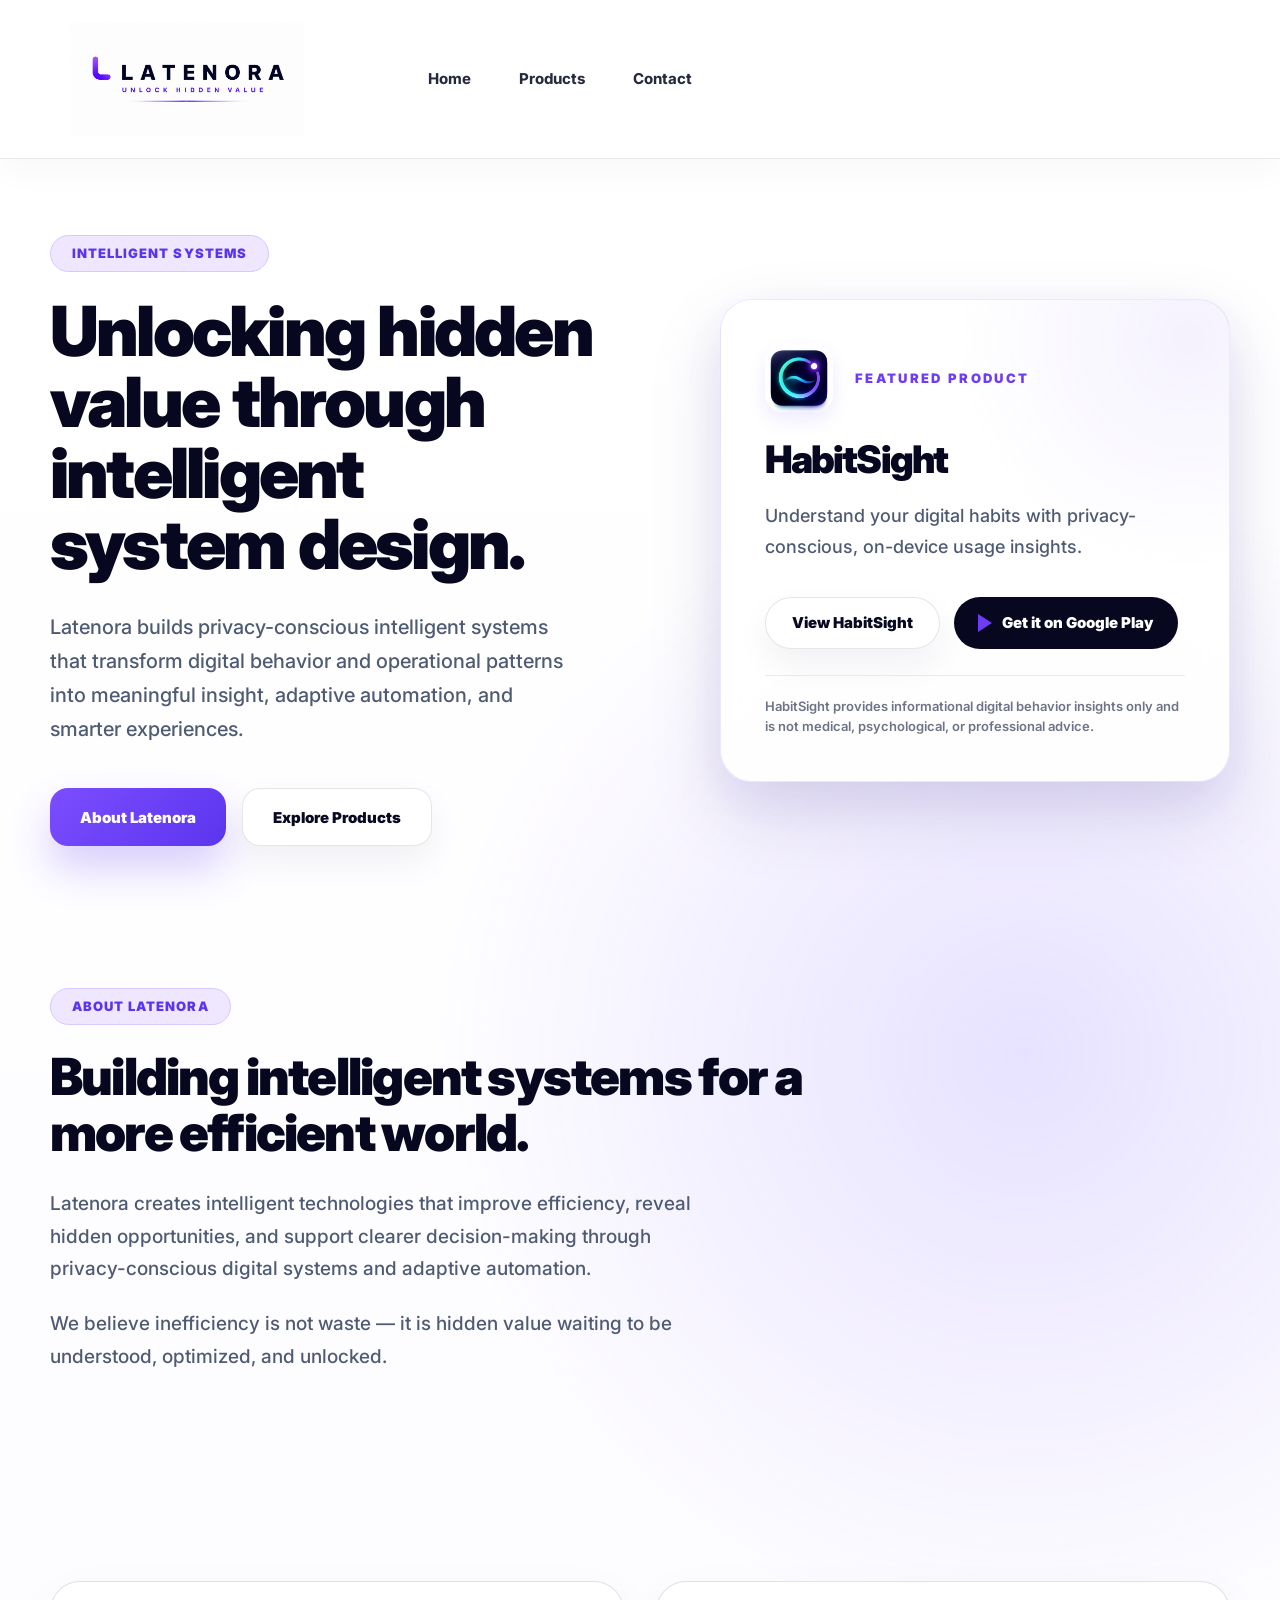
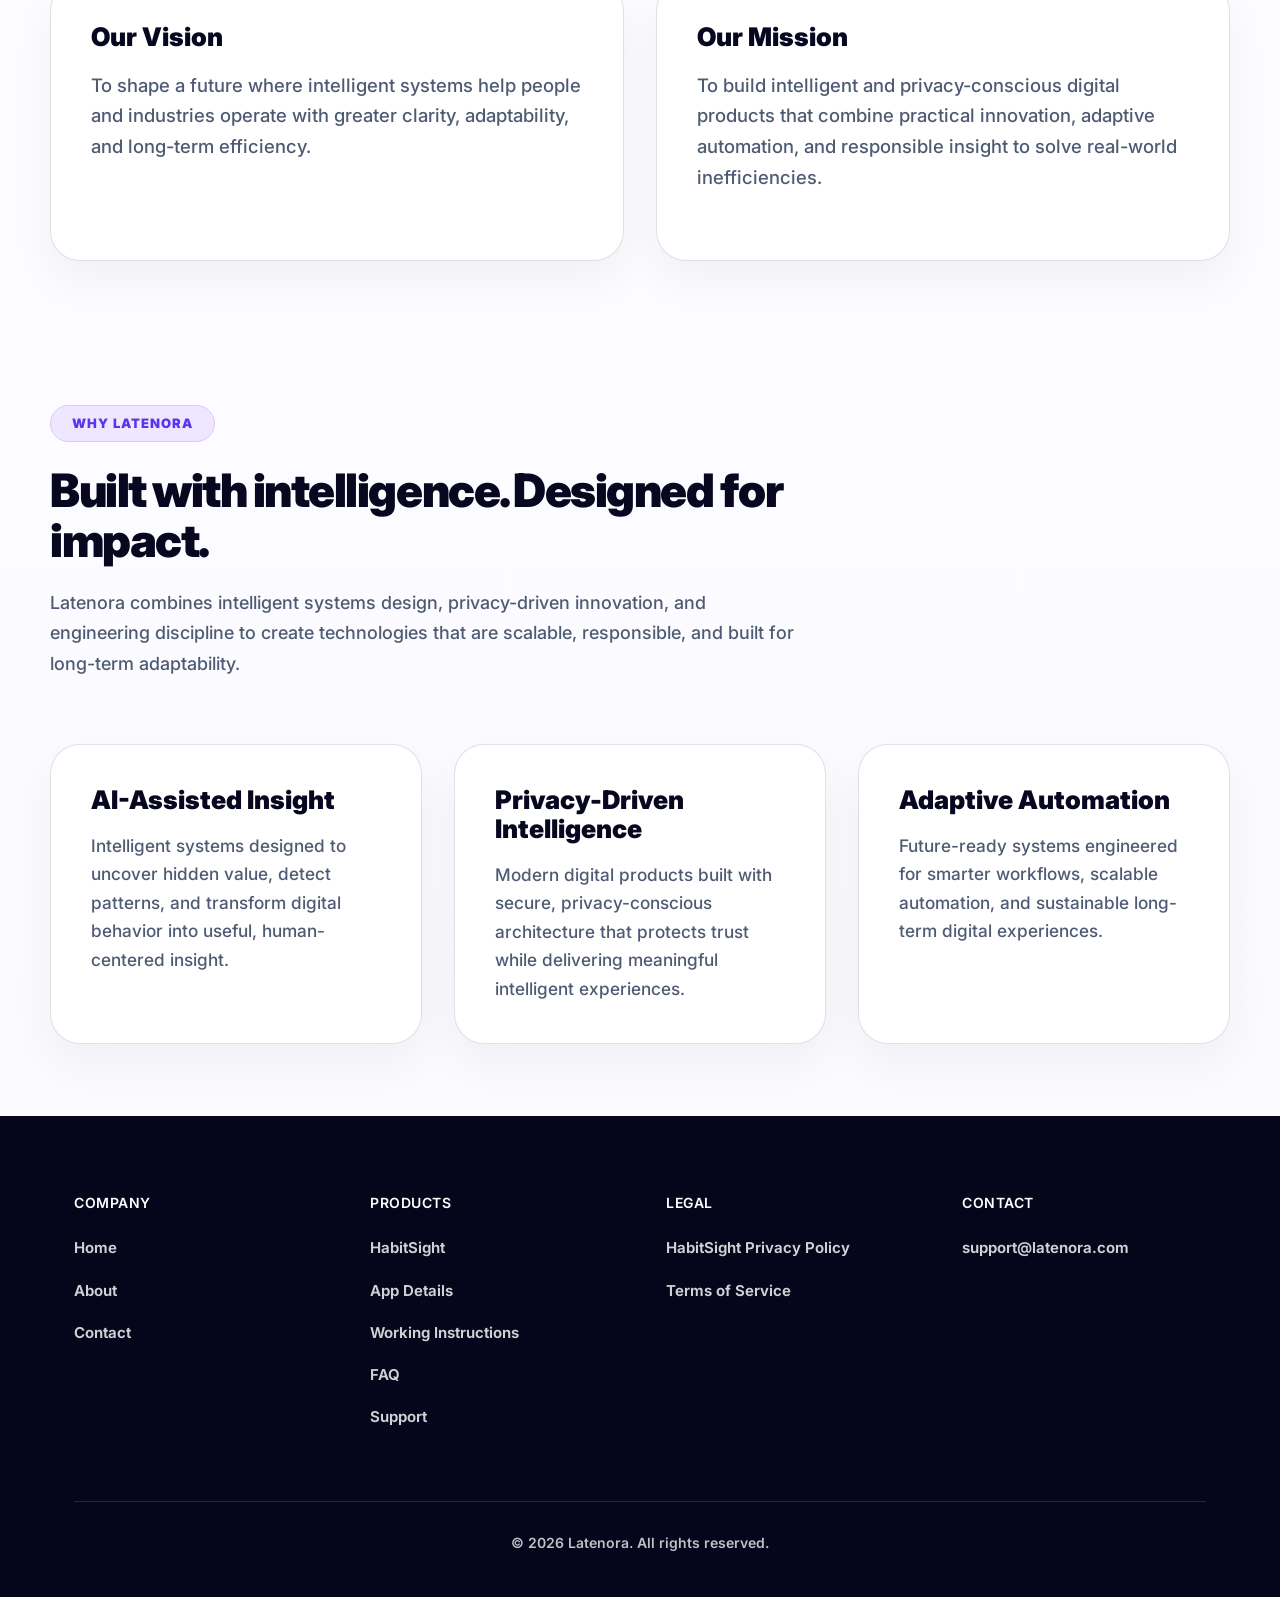
<file: index.html>
<!DOCTYPE html>
<html lang="en">
<head>
  <meta charset="UTF-8" />
  <meta name="viewport" content="width=device-width, initial-scale=1.0" />
  <title>Latenora | Intelligent Systems</title>
  <meta name="description" content="Latenora builds privacy-conscious intelligent systems and digital products including HabitSight." />
  <link rel="icon" type="image/png" href="assets/images/global/latenora-icon.png" />

  <link rel="preconnect" href="https://fonts.googleapis.com">
  <link rel="preconnect" href="https://fonts.gstatic.com" crossorigin>
  <link href="https://fonts.googleapis.com/css2?family=Inter:wght@400;500;600;700;800;900&display=swap" rel="stylesheet">

  <link rel="stylesheet" href="assets/css/variables.css">
  <link rel="stylesheet" href="assets/css/base.css">
  <link rel="stylesheet" href="assets/css/layout.css">
  <link rel="stylesheet" href="assets/css/components.css">
  <link rel="stylesheet" href="assets/css/pages.css">

  <style>
    * { box-sizing: border-box; margin: 0; padding: 0; }

    html { scroll-behavior: smooth; }

    body {
      font-family: Inter, system-ui, -apple-system, BlinkMacSystemFont, "Segoe UI", sans-serif;
      color: #07071f;
      background: #fbfaff;
      overflow-x: hidden;
    }

    a { color: inherit; text-decoration: none; }

    .container {
      width: min(1180px, calc(100% - 48px));
      margin: 0 auto;
    }

    main {
      background:
        radial-gradient(circle at 80% 35%, rgba(123, 92, 255, 0.17), transparent 30%),
        linear-gradient(180deg, #ffffff 0%, #fbfaff 100%);
    }

    .hero {
      width: min(1180px, calc(100% - 48px));
      margin: 0 auto;
      min-height: 650px;
      display: grid;
      grid-template-columns: 1.05fr 0.95fr;
      align-items: center;
      gap: 72px;
      padding: 76px 0 70px;
      position: relative;
    }

    .hero::after {
      content: none;
    }

    .hero-copy,
    .hero-card {
      position: relative;
      z-index: 1;
    }

    .hero-card {
      padding: 0;
      border: 0;
      border-radius: 0;
      background: transparent;
      box-shadow: none;
      backdrop-filter: none;
      -webkit-backdrop-filter: none;
      transition: none;
    }

    .hero-card:hover {
      transform: none;
      box-shadow: none;
    }

    .eyebrow {
      display: inline-flex;
      align-items: center;
      justify-content: center;
      padding: 11px 21px;
      border-radius: 999px;
      background: #eee7ff;
      border: 1px solid #d7c8ff;
      color: #5b35ee;
      font-size: 13px;
      line-height: 1;
      font-weight: 900;
      letter-spacing: 0.08em;
      text-transform: uppercase;
      margin-bottom: 24px;
    }

    h1 {
      max-width: 670px;
      font-size: clamp(44px, 5.4vw, 72px);
      line-height: 1.03;
      letter-spacing: -0.04em;
      font-weight: 900;
      margin-bottom: 30px;
    }

    .lead {
      max-width: 650px;
      font-size: clamp(18px, 1.6vw, 20px);
      line-height: 1.7;
      color: #4f5b73;
      font-weight: 500;
    }

    .actions {
      display: flex;
      gap: 16px;
      flex-wrap: wrap;
      margin-top: 36px;
    }

    .btn-primary,
    .btn-secondary,
    .btn-view-product,
    .btn-google-play {
      display: inline-flex;
      align-items: center;
      justify-content: center;
      min-height: 58px;
      padding: 0 30px;
      border-radius: 18px;
      font-weight: 900;
      font-size: 15px;
      transition: transform 180ms ease, box-shadow 180ms ease;
      white-space: nowrap;
    }

    .btn-primary {
      color: #fff;
      background: linear-gradient(135deg, #7c4dff, #5b35ee);
      box-shadow: 0 22px 42px rgba(91, 53, 238, 0.24);
    }

    .btn-secondary,
    .btn-view-product {
      color: #090a22;
      background: #fff;
      border: 1px solid rgba(10, 10, 30, 0.1);
      box-shadow: 0 15px 35px rgba(20, 20, 50, 0.06);
    }

    .btn-primary:hover,
    .btn-secondary:hover,
    .btn-view-product:hover,
    .btn-google-play:hover {
      transform: translateY(-2px);
    }

    .featured-product-card {
      width: 100%;
      max-width: 510px;
      margin-left: auto;
      padding: 44px;
      border-radius: 32px;
      background:
        radial-gradient(circle at 92% 8%, rgba(126, 86, 255, 0.08), transparent 36%),
        rgba(255,255,255,0.88);
      border: 1px solid rgba(120, 93, 255, 0.14);
      box-shadow:
        0 30px 74px rgba(40, 35, 85, 0.13),
        0 18px 48px rgba(111, 66, 255, 0.08);
      backdrop-filter: blur(18px);
    }

    .featured-product-header {
      display: flex;
      align-items: center;
      gap: 22px;
      margin-bottom: 28px;
    }

    .featured-icon img {
      width: 68px;
      height: 68px;
      border-radius: 18px;
      display: block;
      box-shadow: 0 12px 26px rgba(42, 31, 110, 0.25);
    }

    .featured-product-header p {
      color: #6d3df5;
      text-transform: uppercase;
      letter-spacing: 0.18em;
      font-size: 13px;
      font-weight: 900;
    }

    .featured-title {
      font-size: 38px;
      line-height: 1;
      letter-spacing: -0.05em;
      font-weight: 900;
      margin-bottom: 22px;
    }

    .featured-copy {
      color: #4f5b73;
      font-size: 18px;
      line-height: 1.75;
      font-weight: 500;
      margin-bottom: 34px;
    }

    .featured-product-actions {
      display: flex;
      gap: 14px;
      align-items: center;
      flex-wrap: wrap;
    }

    .product-disclaimer {
      margin: 26px 0 0;
      padding-top: 20px;
      border-top: 1px solid rgba(15, 23, 42, 0.08);
      color: #6d7486;
      font-size: 13px;
      line-height: 1.6;
      font-weight: 600;
    }

    .btn-view-product {
      min-height: 52px;
      padding: 0 26px;
      border-radius: 999px;
    }

    .btn-google-play {
      min-height: 52px;
      padding: 0 24px;
      border-radius: 999px;
      color: #fff;
      background: #07071f;
      gap: 10px;
    }

    .play-triangle {
      width: 0;
      height: 0;
      border-top: 9px solid transparent;
      border-bottom: 9px solid transparent;
      border-left: 14px solid #6d3df5;
      display: inline-block;
    }

    .section {
      width: min(1180px, calc(100% - 48px));
      margin: 0 auto;
      padding: 72px 0;
    }

    .section-head {
      max-width: 850px;
    }

    .section h2 {
      font-size: clamp(34px, 4vw, 52px);
      line-height: 1.08;
      letter-spacing: -0.035em;
      font-weight: 900;
      margin-bottom: 28px;
    }

    .section p {
      color: #4f5b73;
      font-size: clamp(18px, 1.55vw, 19px);
      line-height: 1.72;
      font-weight: 500;
      margin-bottom: 22px;
    }

    .vision-mission-grid {
      display: grid;
      grid-template-columns: repeat(2, minmax(0, 1fr));
      gap: 32px;
      align-items: stretch;
    }

    .vision-mission-card,
    .feature-card {
      position: relative;
      overflow: hidden;
    }

    .vision-mission-card {
      min-height: 280px;
      padding: 40px;
      border-radius: 30px;
      background: #ffffff;
      border: 1px solid rgba(15, 23, 42, 0.12);
      box-shadow: 0 18px 48px rgba(15, 23, 42, 0.05);
    }

    .vision-mission-card h3 {
      font-size: clamp(24px, 2vw, 28px);
      line-height: 1.15;
      letter-spacing: 0;
      font-weight: 900;
      color: #07071f;
      margin-bottom: 18px;
    }

    .vision-mission-card p {
      font-size: clamp(17px, 1.45vw, 19px);
      line-height: 1.65;
      color: #4f5b73;
      font-weight: 500;
      margin: 0;
    }

    .feature-grid {
      display: grid;
      grid-template-columns: repeat(3, 1fr);
      gap: 30px;
      margin-top: 48px;
    }

    .feature-card {
      min-height: 292px;
      padding: 40px;
      border-radius: 30px;
      background: #ffffff;
      border: 1px solid rgba(15, 23, 42, 0.12);
      box-shadow: 0 18px 48px rgba(15, 23, 42, 0.05);
    }

    .feature-card h3 {
      font-size: clamp(24px, 2vw, 26px);
      line-height: 1.14;
      letter-spacing: 0;
      font-weight: 900;
      color: #07071f;
      margin-bottom: 18px;
    }

    .feature-card p {
      font-size: clamp(17px, 1.35vw, 18px);
      line-height: 1.65;
      color: #4f5b73;
      font-weight: 500;
      margin: 0;
    }

    .why-latenora-section .section-head {
      max-width: 760px;
    }

    .why-latenora-section .eyebrow {
      background: #eee7ff;
      border: 1px solid #d7c8ff;
      color: #5b35ee;
    }

    .why-latenora-section h2 {
      max-width: 760px;
      font-size: clamp(34px, 3.6vw, 48px);
      line-height: 1.08;
      letter-spacing: -0.032em;
      margin-bottom: 22px;
    }

    .why-latenora-section .section-head p {
      max-width: 760px;
      font-size: clamp(17px, 1.45vw, 18px);
      line-height: 1.7;
      color: #4f5b73;
      margin-bottom: 0;
    }

    .why-latenora-section .feature-grid {
      grid-template-columns: repeat(3, minmax(0, 1fr));
      gap: 32px;
      align-items: stretch;
      margin-top: 46px;
    }

    .why-latenora-section .feature-card {
      min-height: 292px;
    }

    .why-latenora-section .feature-card h3 {
      font-size: clamp(24px, 2vw, 26px);
    }

    .why-latenora-section .feature-card p {
      font-size: clamp(17px, 1.35vw, 18px);
    }

    .footer {
      background: #05051b;
      color: #fff;
      padding: 78px 0 46px;
    }

    .footer-grid {
      width: min(1180px, calc(100% - 48px));
      margin: 0 auto;
      display: grid;
      grid-template-columns: repeat(4, minmax(0, 1fr));
      gap: 52px;
    }

    .footer h4 {
      font-size: 14px;
      text-transform: uppercase;
      margin-bottom: 22px;
      letter-spacing: 0.04em;
    }

    .footer a {
      display: block;
      color: rgba(255,255,255,0.82);
      margin-bottom: 13px;
      font-weight: 650;
      font-size: 15px;
    }

    .footer-bottom {
      width: min(1180px, calc(100% - 48px));
      margin: 56px auto 0;
      padding-top: 32px;
      border-top: 1px solid rgba(255,255,255,0.13);
      color: rgba(255,255,255,0.75);
      text-align: center;
      font-size: 14px;
      font-weight: 600;
    }

    @media (max-width: 920px) {
      .hero {
        grid-template-columns: 1fr;
        min-height: auto;
        padding: 58px 0;
      }

      .featured-product-card {
        margin: 0;
        max-width: 100%;
      }

      .vision-mission-grid,
      .feature-grid,
      .footer-grid {
        grid-template-columns: 1fr;
      }

      .vision-mission-card {
        min-height: auto;
        padding: 28px;
      }

      .why-latenora-section .feature-grid {
        grid-template-columns: 1fr;
      }

      .why-latenora-section .feature-card {
        min-height: auto;
        padding: 32px;
      }
    }

    @media (max-width: 560px) {
      .container,
      .section,
      .hero,
      .footer-grid,
      .footer-bottom {
        width: min(100% - 28px, 1180px);
      }

      h1 {
        font-size: 44px;
      }

      .featured-product-card {
        padding: 28px;
      }

      .section {
        padding: 58px 0;
      }

      .why-latenora-section .feature-card {
        padding: 28px;
      }

      .featured-product-actions,
      .actions {
        flex-direction: column;
        align-items: stretch;
      }

      .btn-primary,
      .btn-secondary,
      .btn-view-product,
      .btn-google-play {
        width: 100%;
      }
    }
  </style>
</head>

<body>
  <header class="navbar">
    <a href="/" class="brand home-active" aria-label="Latenora home" aria-current="page">
      <img
        src="assets/images/global/latenora-footer-navbar.png"
        alt="Latenora"
        class="navbar-brand-image"
      />
    </a>

    <nav class="nav-links" aria-label="Main navigation">
      <a href="/">Home</a>
      <a href="products.html">Products</a>
      <a href="contact.html">Contact</a>
    </nav>
  </header>

  <main>
    <section class="hero">
      <div class="hero-copy">
        <div class="eyebrow">INTELLIGENT SYSTEMS</div>
        <h1>Unlocking hidden value through intelligent system design.</h1>
        <p class="lead">
          Latenora builds privacy-conscious intelligent systems that transform digital behavior and operational patterns into meaningful insight, adaptive automation, and smarter experiences.
        </p>

        <div class="actions">
          <a href="/#about-latenora" class="btn-primary">About Latenora</a>
          <a href="products.html" class="btn-secondary">Explore Products</a>
        </div>
      </div>

      <div class="hero-card">
        <div class="featured-product-card">
          <div class="featured-product-header">
            <span class="featured-icon" aria-hidden="true">
              <img src="assets/images/habitsight/habitsight-app-icon.png" alt="HabitSight app icon" />
            </span>
            <p>FEATURED PRODUCT</p>
          </div>

          <h2 class="featured-title">HabitSight</h2>
          <p class="featured-copy">
            Understand your digital habits with privacy-conscious, on-device usage insights.
          </p>

          <div class="featured-product-actions">
            <a href="habitsight.html" class="btn-view-product">View HabitSight</a>
            <a href="#" class="btn-google-play" aria-label="Get it on Google Play">
              <span class="play-triangle" aria-hidden="true"></span>
              <span>Get it on Google Play</span>
            </a>
          </div>

          <p class="product-disclaimer">
            HabitSight provides informational digital behavior insights only and is not medical, psychological, or professional advice.
          </p>
        </div>
      </div>
    </section>

    <section class="section" id="about-latenora">
      <div class="section-head">
        <div class="eyebrow">ABOUT LATENORA</div>
        <h2>Building intelligent systems for a more efficient world.</h2>
        <p>
          Latenora creates intelligent technologies that improve efficiency, reveal hidden opportunities, and support clearer decision-making through privacy-conscious digital systems and adaptive automation.
        </p>
        <p>
          We believe inefficiency is not waste &mdash; it is hidden value waiting to be understood, optimized, and unlocked.
        </p>
      </div>
    </section>

    <section class="section vision-mission-section" id="mission">
      <div class="vision-mission-grid">
        <article class="vision-mission-card">
          <h3>Our Vision</h3>
          <p>
            To shape a future where intelligent systems help people and industries operate with greater clarity, adaptability, and long-term efficiency.
          </p>
        </article>

        <article class="vision-mission-card">
          <h3>Our Mission</h3>
          <p>
            To build intelligent and privacy-conscious digital products that combine practical innovation, adaptive automation, and responsible insight to solve real-world inefficiencies.
          </p>
        </article>
      </div>
    </section>

    <section class="section why-latenora-section">
      <div class="section-head">
        <div class="eyebrow">WHY LATENORA</div>
        <h2>Built with intelligence. Designed for impact.</h2>
        <p>
          Latenora combines intelligent systems design, privacy-driven innovation, and engineering discipline to create technologies that are scalable, responsible, and built for long-term adaptability.
        </p>
      </div>

      <div class="feature-grid">
        <article class="feature-card">
          <h3>AI-Assisted Insight</h3>
          <p>Intelligent systems designed to uncover hidden value, detect patterns, and transform digital behavior into useful, human-centered insight.</p>
        </article>

        <article class="feature-card">
          <h3>Privacy-Driven Intelligence</h3>
          <p>Modern digital products built with secure, privacy-conscious architecture that protects trust while delivering meaningful intelligent experiences.</p>
        </article>

        <article class="feature-card">
          <h3>Adaptive Automation</h3>
          <p>Future-ready systems engineered for smarter workflows, scalable automation, and sustainable long-term digital experiences.</p>
        </article>
      </div>
    </section>

  </main>

  <footer class="footer">
    <div class="container">
      <div class="footer-grid">
        <div>
          <h4>Company</h4>
          <a href="/">Home</a>
          <a href="/#about-latenora">About</a>
          <a href="contact.html">Contact</a>
        </div>

        <div>
          <h4>Products</h4>
          <a href="habitsight.html">HabitSight</a>
          <a href="app-details.html">App Details</a>
          <a href="instructions.html">Working Instructions</a>
          <a href="faq.html">FAQ</a>
          <a href="support.html">Support</a>
        </div>

        <div>
          <h4>Legal</h4>
          <a href="privacy.html">HabitSight Privacy Policy</a>
          <a href="terms.html">Terms of Service</a>
        </div>

        <div>
          <h4>Contact</h4>
          <a href="mailto:support@latenora.com">support@latenora.com</a>
        </div>
      </div>

      <div class="footer-bottom">
        <div>&copy; 2026 Latenora. All rights reserved.</div>
      </div>
    </div>
  </footer>
  <script src="assets/js/main.js"></script>
</body>
</html>
</file>
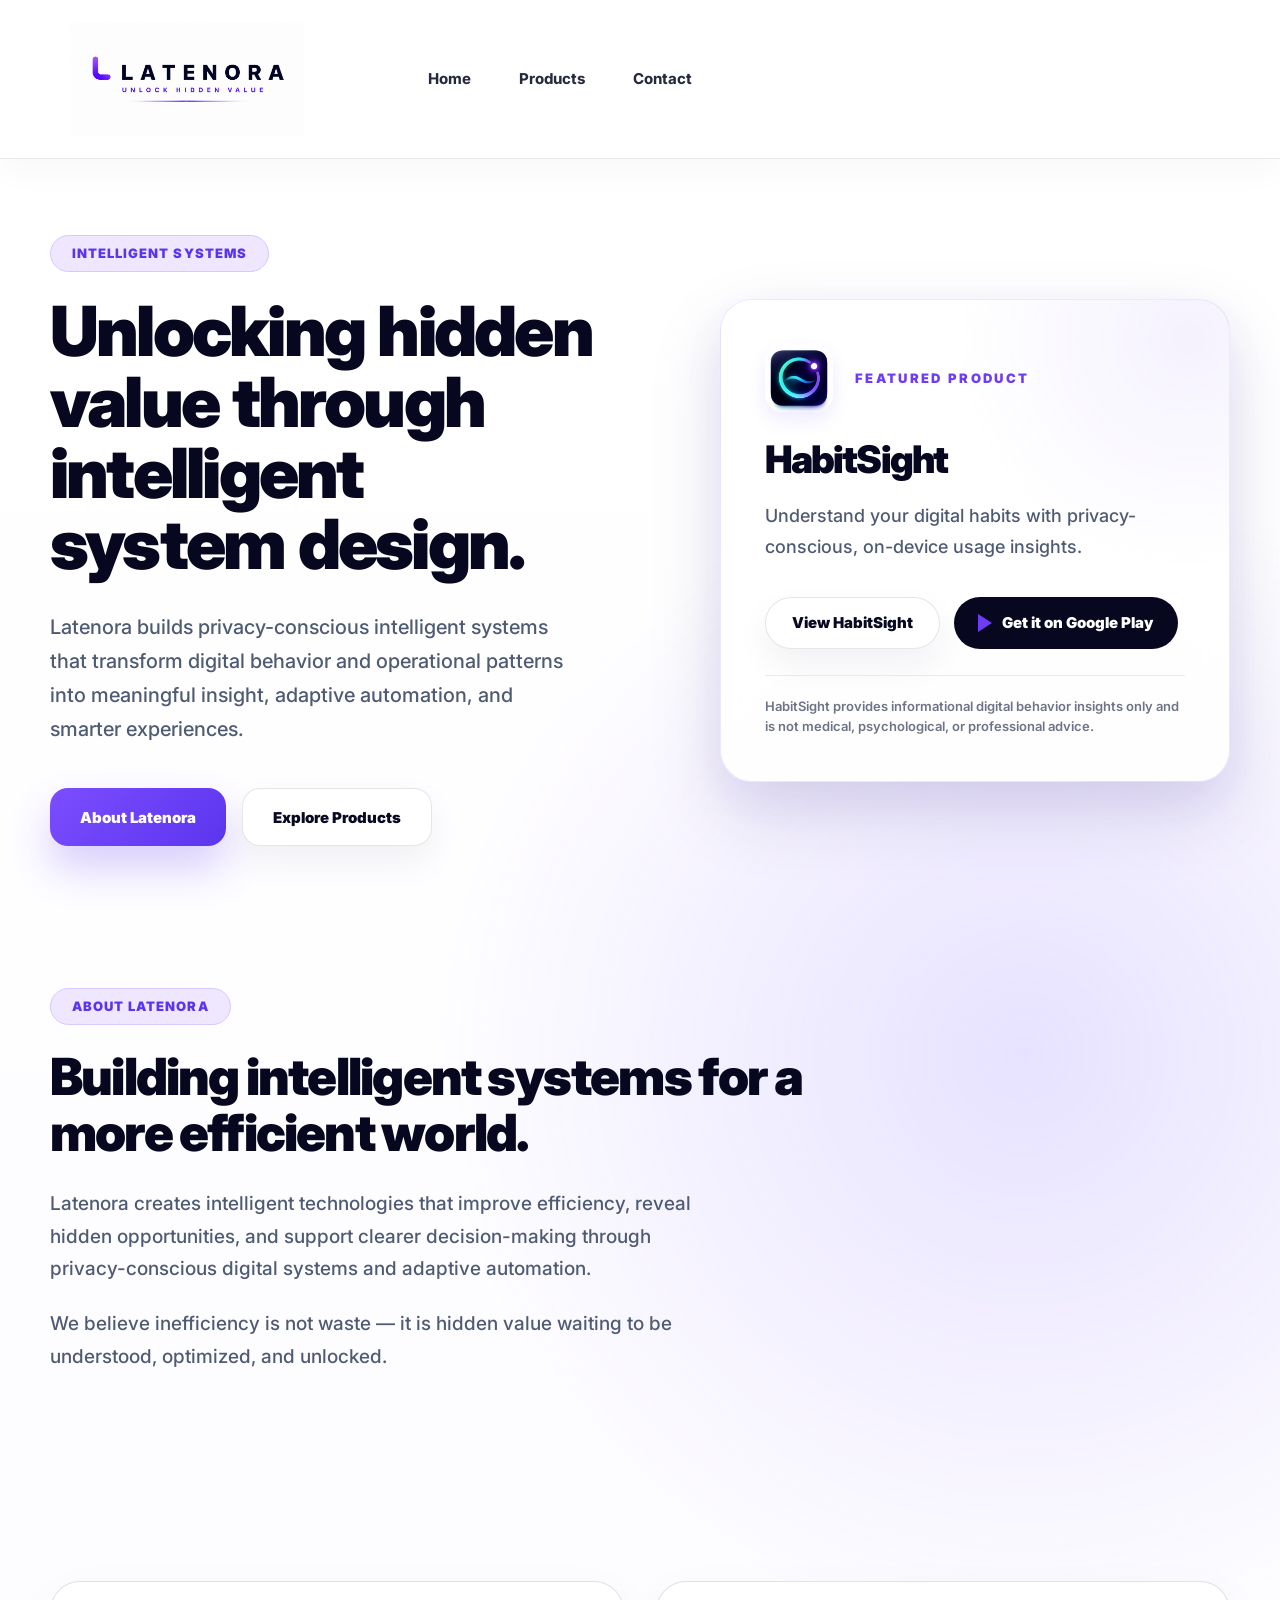
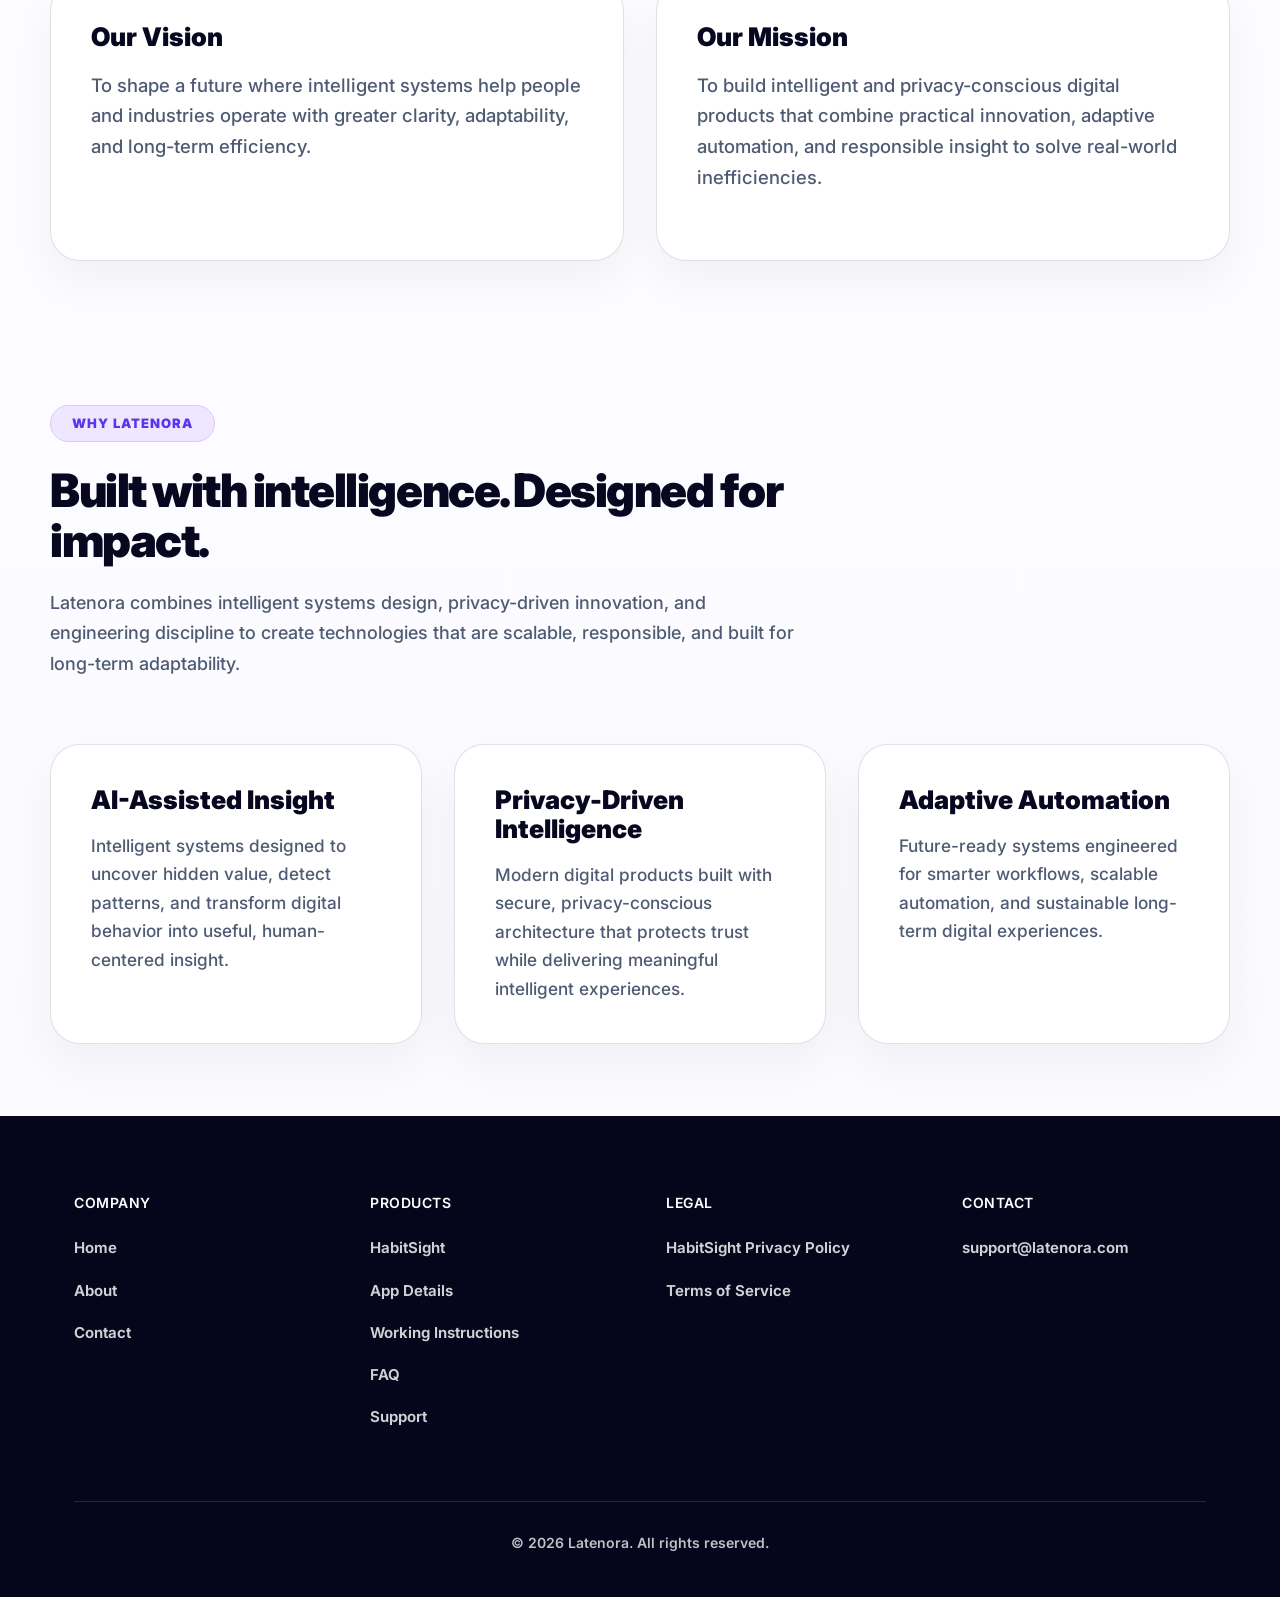
<file: about.html>
<!DOCTYPE html>
<html lang="en">
<head>
  <meta charset="UTF-8" />
  <meta http-equiv="refresh" content="0; url=/#about-latenora" />
  <meta name="viewport" content="width=device-width, initial-scale=1.0" />

  <title>About | Latenora</title>

  <link rel="stylesheet" href="assets/css/variables.css">
  <link rel="stylesheet" href="assets/css/base.css">
  <link rel="stylesheet" href="assets/css/layout.css">

  <script>
    window.location.replace("/#about-latenora");
  </script>
</head>

<body>
  <p>Redirecting to About Latenora...</p>

  <footer class="footer">
    <div class="container">
      <div class="footer-bottom">
        <div>&copy; 2026 Latenora. All rights reserved.</div>
      </div>
    </div>
  </footer>
</body>
</html>
</file>
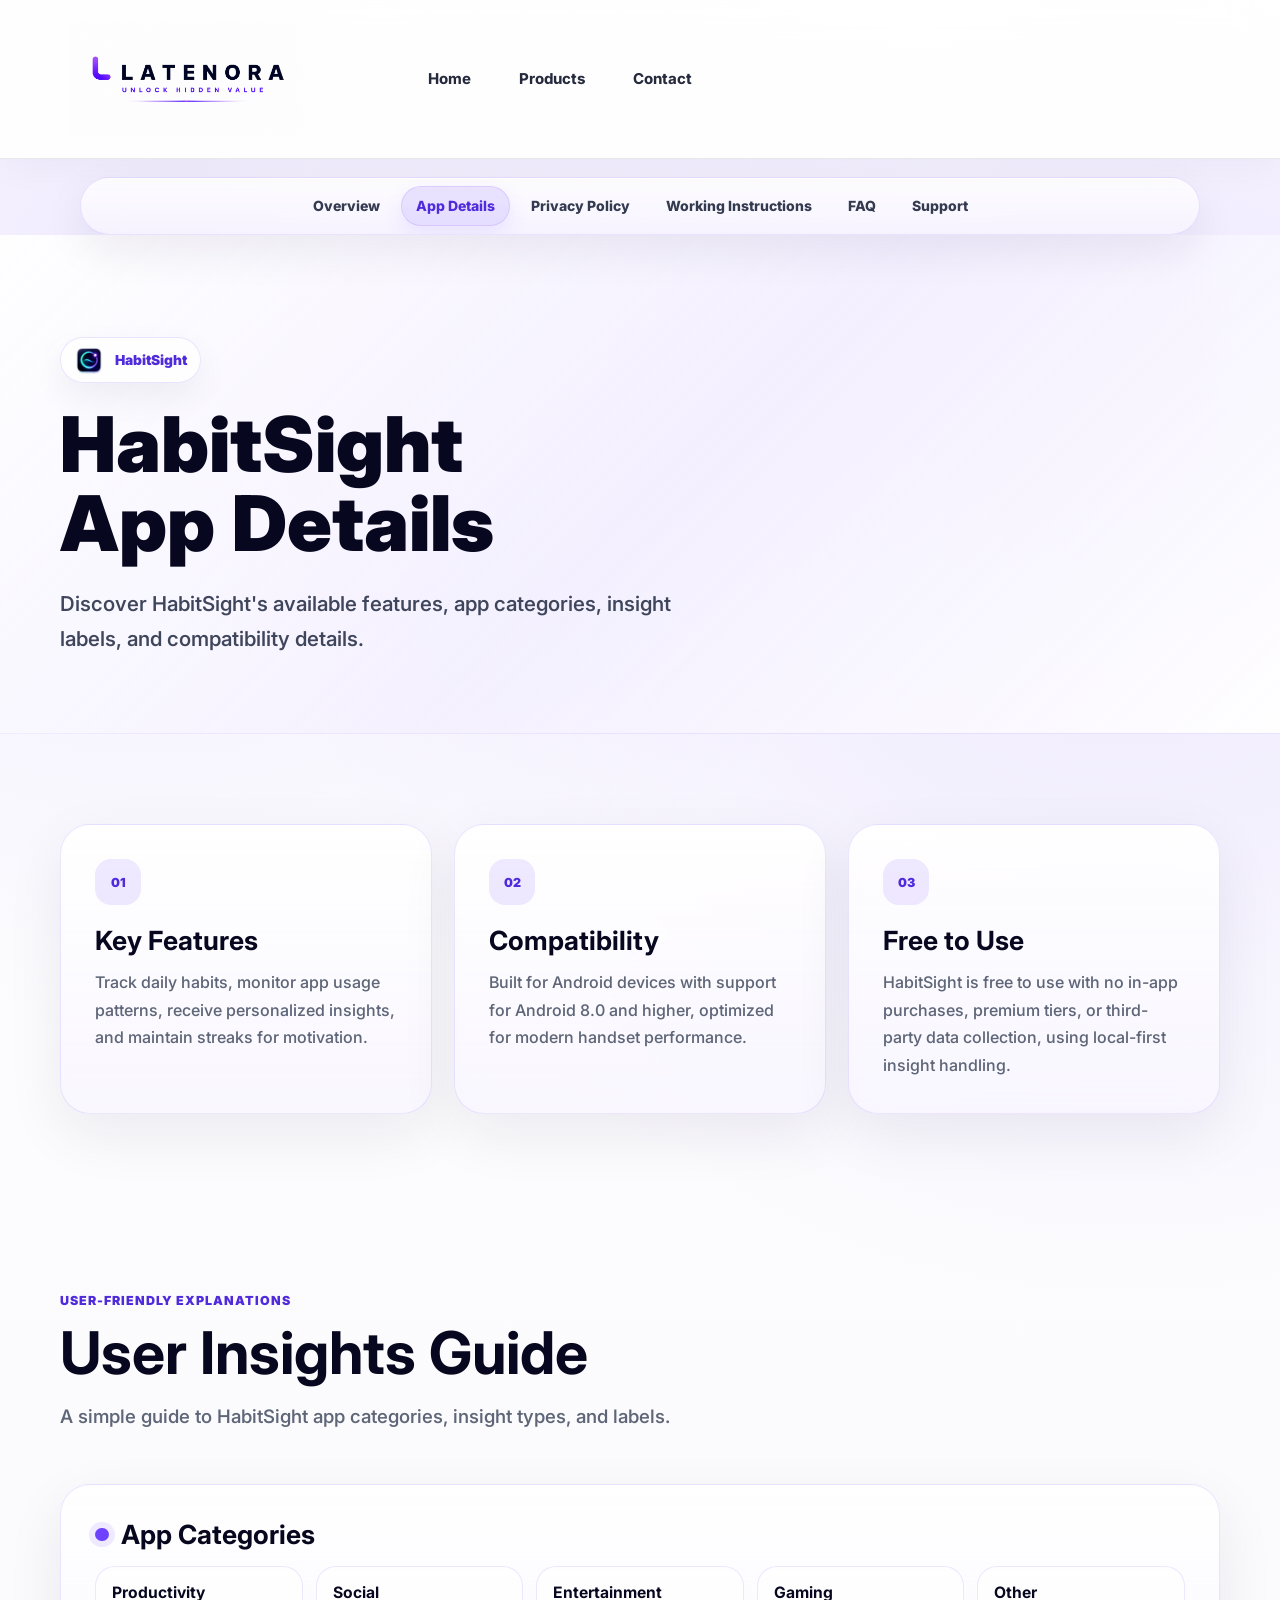
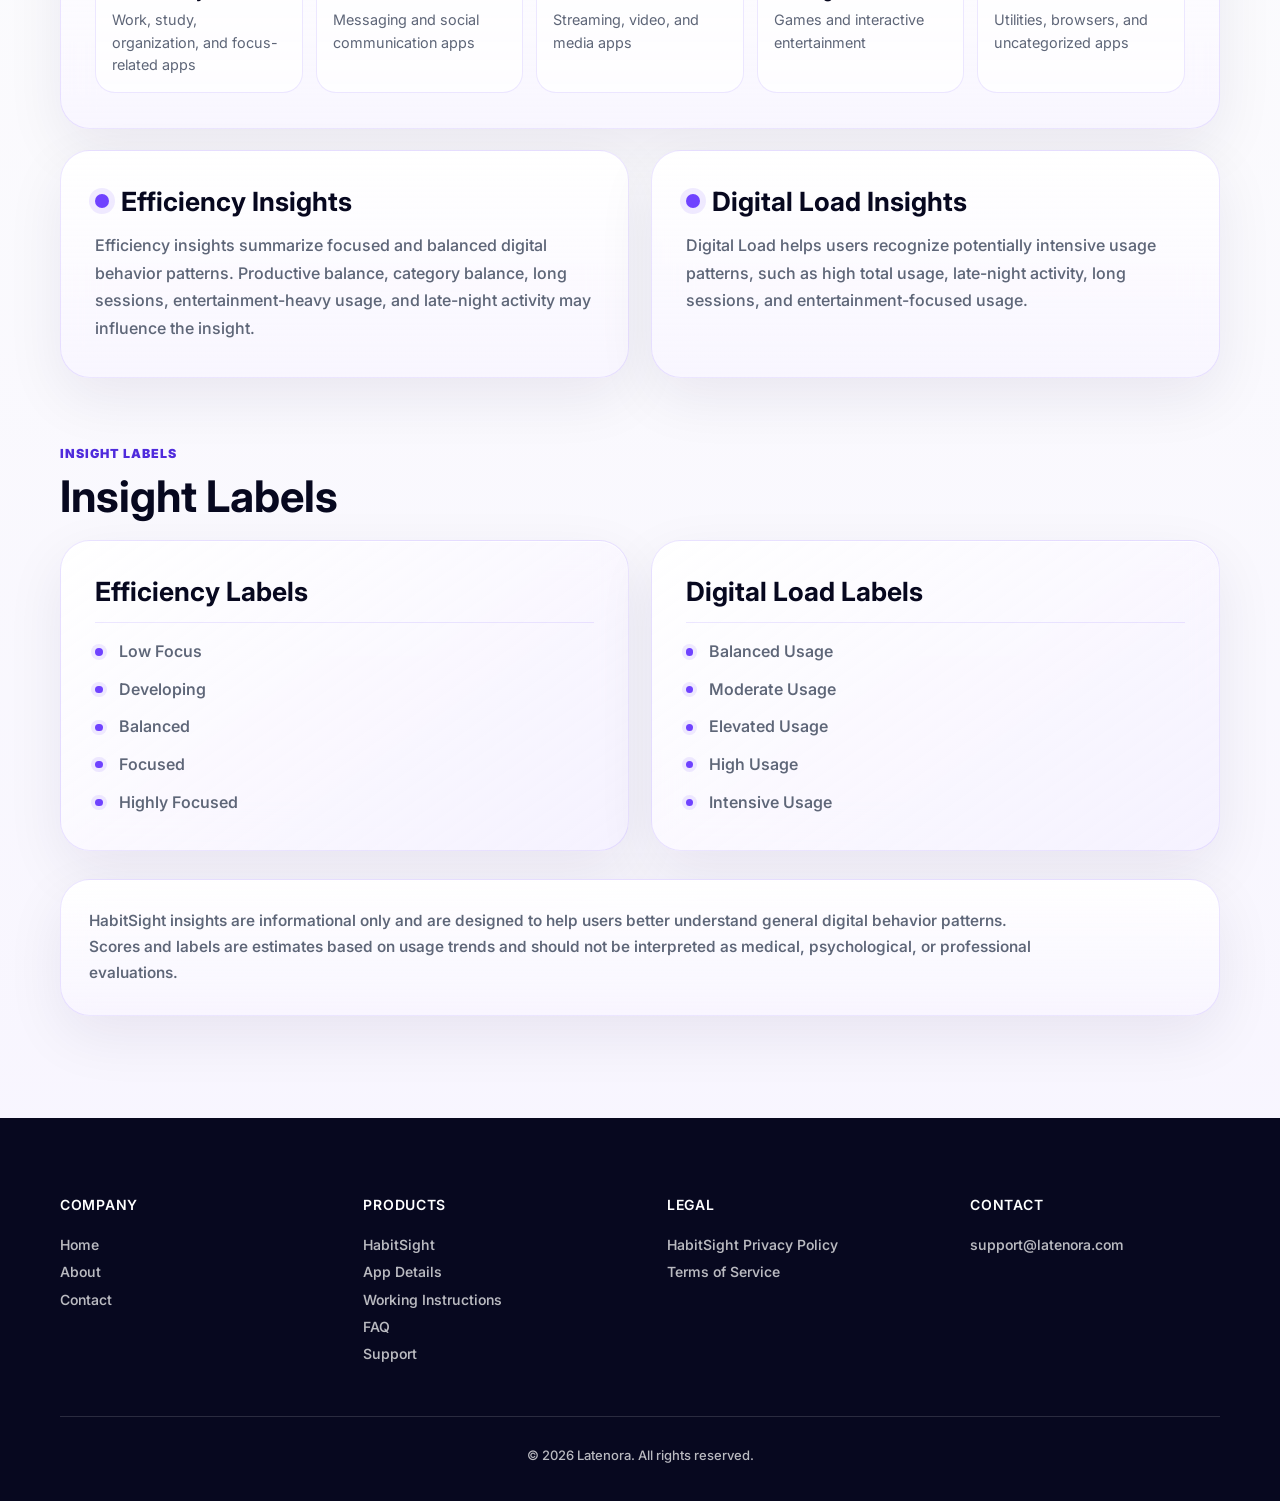
<file: app-details.html>
<!DOCTYPE html>
<html lang="en">
<head>
  <meta charset="UTF-8" />
  <meta name="viewport" content="width=device-width, initial-scale=1.0" />
  <title>HabitSight App Details | Latenora</title>
  <meta name="description" content="HabitSight app details, features, insight categories, labels, and compatibility information." />

  <link rel="preconnect" href="https://fonts.googleapis.com">
  <link rel="preconnect" href="https://fonts.gstatic.com" crossorigin>
  <link href="https://fonts.googleapis.com/css2?family=Inter:wght@400;500;600;700;800;900&display=swap" rel="stylesheet">

  <link rel="stylesheet" href="assets/css/variables.css">
  <link rel="stylesheet" href="assets/css/base.css">
  <link rel="stylesheet" href="assets/css/layout.css">
  <link rel="stylesheet" href="assets/css/components.css">
  <link rel="stylesheet" href="assets/css/pages.css">
</head>
<body>
  <header class="navbar">
    <a href="/" class="brand" aria-label="Latenora home">
      <img
        src="assets/images/global/latenora-footer-navbar.png"
        alt="Latenora"
        class="navbar-brand-image"
      />
    </a>
    <nav class="nav-links" aria-label="Main navigation">
      <a href="/">Home</a>
      <a href="products.html">Products</a>
      <a href="contact.html">Contact</a>
    </nav>
  </header>

  <nav class="product-nav" aria-label="HabitSight product navigation">
    <a href="habitsight.html" class="product-nav-link">Overview</a>
    <a href="app-details.html" class="product-nav-link active" aria-current="page">App Details</a>
    <a href="privacy.html" class="product-nav-link">Privacy Policy</a>
    <a href="instructions.html" class="product-nav-link">Working Instructions</a>
    <a href="faq.html" class="product-nav-link">FAQ</a>
    <a href="support.html" class="product-nav-link">Support</a>
  </nav>

  <main>
    <section class="app-details-hero">
      <div class="container app-details-hero-grid app-details-hero-single">
        <div class="app-details-hero-copy">
          <div class="app-details-kicker">
            <img src="assets/images/habitsight/habitsight-app-icon.png" alt="" aria-hidden="true">
            <span>HabitSight</span>
          </div>
          <h1>HabitSight App Details</h1>
          <p>Discover HabitSight's available features, app categories, insight labels, and compatibility details.</p>
        </div>
      </div>
    </section>

    <section class="section container app-details-section">
      <div class="app-details-card-grid">
        <article class="app-detail-card">
          <div class="app-detail-icon" aria-hidden="true">01</div>
          <h2>Key Features</h2>
          <p>Track daily habits, monitor app usage patterns, receive personalized insights, and maintain streaks for motivation.</p>
        </article>

        <article class="app-detail-card">
          <div class="app-detail-icon" aria-hidden="true">02</div>
          <h2>Compatibility</h2>
          <p>Built for Android devices with support for Android 8.0 and higher, optimized for modern handset performance.</p>
        </article>

        <article class="app-detail-card">
          <div class="app-detail-icon" aria-hidden="true">03</div>
          <h2>Free to Use</h2>
          <p>HabitSight is free to use with no in-app purchases, premium tiers, or third-party data collection, using local-first insight handling.</p>
        </article>
      </div>
    </section>

    <section class="section container user-insights-section app-insights-section">
      <div class="app-section-head">
        <span>User-friendly explanations</span>
        <h2>User Insights Guide</h2>
        <p>A simple guide to HabitSight app categories, insight types, and labels.</p>
      </div>

      <div class="insight-explainer-grid">
        <article class="insight-explainer-card insight-explainer-wide">
          <div class="insight-card-head">
            <span class="insight-card-marker" aria-hidden="true"></span>
            <h3>App Categories</h3>
          </div>
          <div class="app-category-pills">
            <div class="app-category-pill">
              <strong>Productivity</strong>
              <span>Work, study, organization, and focus-related apps</span>
            </div>
            <div class="app-category-pill">
              <strong>Social</strong>
              <span>Messaging and social communication apps</span>
            </div>
            <div class="app-category-pill">
              <strong>Entertainment</strong>
              <span>Streaming, video, and media apps</span>
            </div>
            <div class="app-category-pill">
              <strong>Gaming</strong>
              <span>Games and interactive entertainment</span>
            </div>
            <div class="app-category-pill">
              <strong>Other</strong>
              <span>Utilities, browsers, and uncategorized apps</span>
            </div>
          </div>
        </article>

        <article class="insight-explainer-card">
          <div class="insight-card-head">
            <span class="insight-card-marker" aria-hidden="true"></span>
            <h3>Efficiency Insights</h3>
          </div>
          <p>Efficiency insights summarize focused and balanced digital behavior patterns. Productive balance, category balance, long sessions, entertainment-heavy usage, and late-night activity may influence the insight.</p>
        </article>

        <article class="insight-explainer-card">
          <div class="insight-card-head">
            <span class="insight-card-marker" aria-hidden="true"></span>
            <h3>Digital Load Insights</h3>
          </div>
          <p>Digital Load helps users recognize potentially intensive usage patterns, such as high total usage, late-night activity, long sessions, and entertainment-focused usage.</p>
        </article>
      </div>

      <div class="insight-labels-section">
        <div class="app-section-head app-section-head-compact">
          <span>Insight labels</span>
          <h2>Insight Labels</h2>
        </div>

        <div class="insight-label-card-grid">
          <article class="insight-label-card">
            <h3>Efficiency Labels</h3>
            <ul>
              <li>Low Focus</li>
              <li>Developing</li>
              <li>Balanced</li>
              <li>Focused</li>
              <li>Highly Focused</li>
            </ul>
          </article>

          <article class="insight-label-card">
            <h3>Digital Load Labels</h3>
            <ul>
              <li>Balanced Usage</li>
              <li>Moderate Usage</li>
              <li>Elevated Usage</li>
              <li>High Usage</li>
              <li>Intensive Usage</li>
            </ul>
          </article>
        </div>
      </div>

      <div class="insight-disclaimer" role="note">
        <p>HabitSight insights are informational only and are designed to help users better understand general digital behavior patterns. Scores and labels are estimates based on usage trends and should not be interpreted as medical, psychological, or professional evaluations.</p>
      </div>
    </section>
  </main>

  <footer class="footer">
    <div class="container">
      <div class="footer-grid">
        <div>
          <h4>Company</h4>
          <a href="/">Home</a>
          <a href="/#about-latenora">About</a>
          <a href="contact.html">Contact</a>
        </div>

        <div>
          <h4>Products</h4>
          <a href="habitsight.html">HabitSight</a>
          <a href="app-details.html">App Details</a>
          <a href="instructions.html">Working Instructions</a>
          <a href="faq.html">FAQ</a>
          <a href="support.html">Support</a>
        </div>

        <div>
          <h4>Legal</h4>
          <a href="privacy.html">HabitSight Privacy Policy</a>
          <a href="terms.html">Terms of Service</a>
        </div>

        <div>
          <h4>Contact</h4>
          <a href="mailto:support@latenora.com">support@latenora.com</a>
        </div>
      </div>

      <div class="footer-bottom">
        <div>&copy; 2026 Latenora. All rights reserved.</div>
      </div>
    </div>
  </footer>
  <script src="assets/js/main.js"></script>
</body>
</html>
</file>
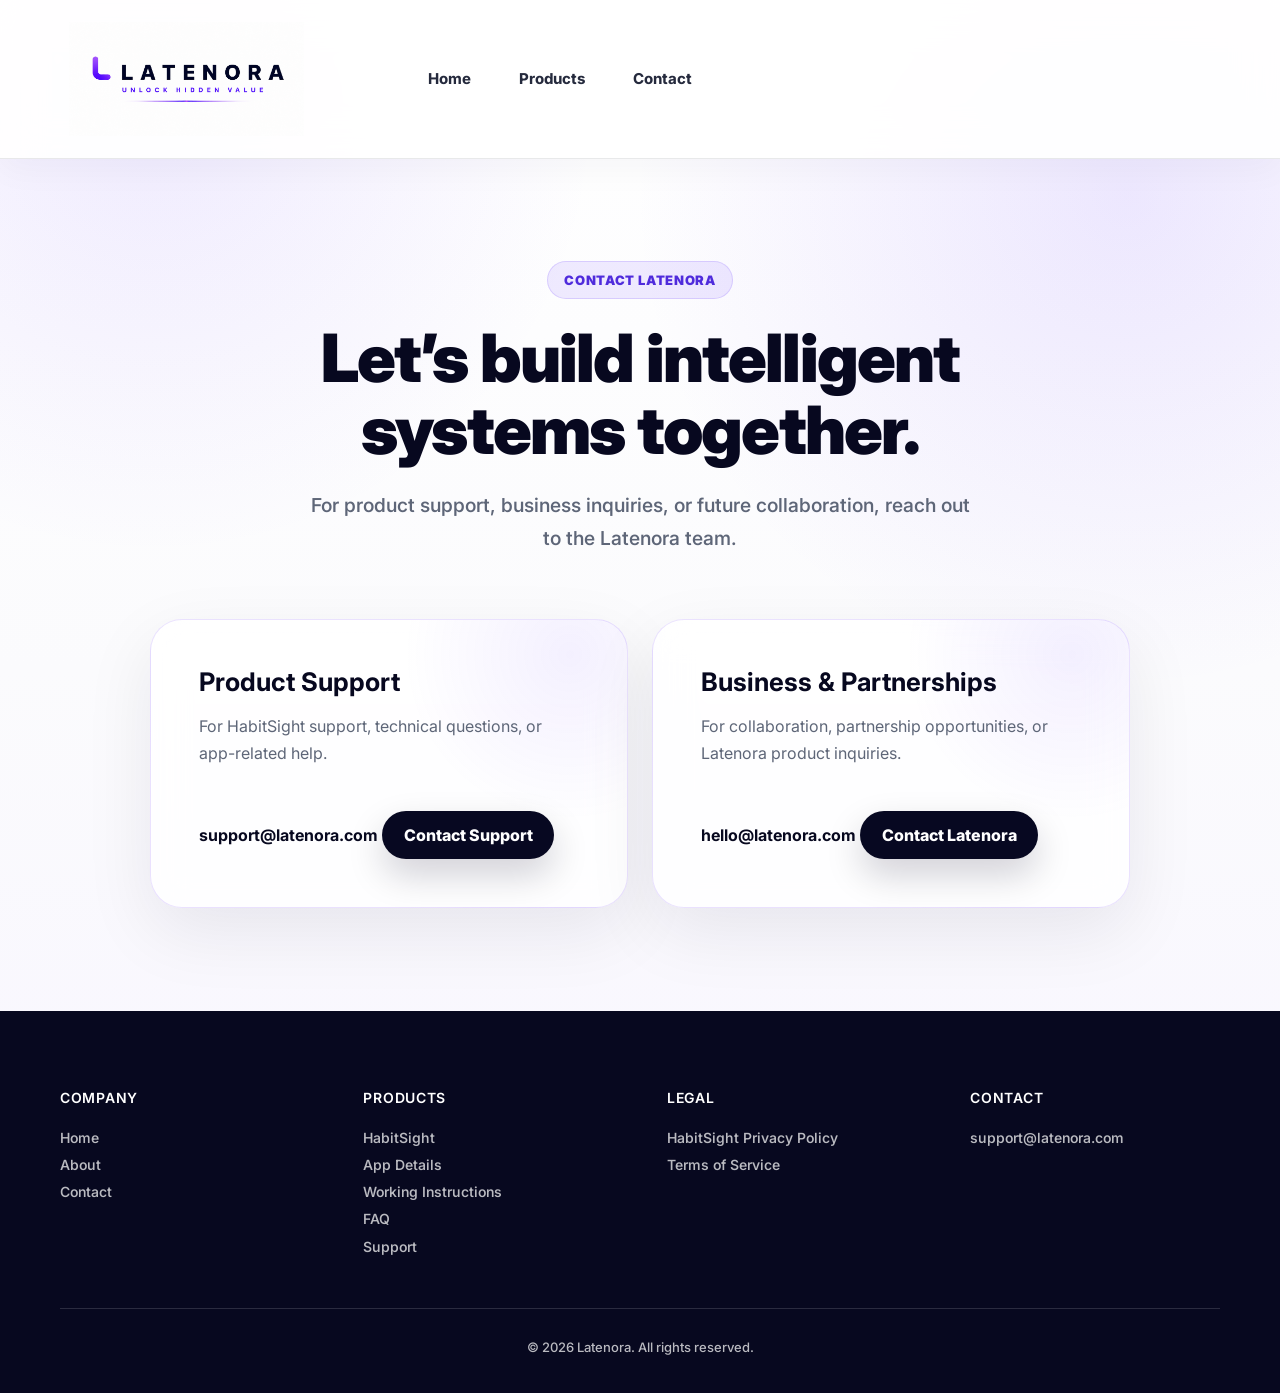
<file: contact.html>
<!DOCTYPE html>
<html lang="en">
<head>
  <meta charset="UTF-8" />
  <meta name="viewport" content="width=device-width, initial-scale=1.0" />
  <title>Contact | Latenora</title>
  <meta name="description" content="Get in touch with Latenora. Contact us for support, questions, or feedback about our privacy-driven apps." />

  <link rel="preconnect" href="https://fonts.googleapis.com">
  <link rel="preconnect" href="https://fonts.gstatic.com" crossorigin>
  <link href="https://fonts.googleapis.com/css2?family=Inter:wght@400;500;600;700;800;900&display=swap" rel="stylesheet">

  <link rel="stylesheet" href="assets/css/variables.css">
  <link rel="stylesheet" href="assets/css/base.css">
  <link rel="stylesheet" href="assets/css/layout.css">
  <link rel="stylesheet" href="assets/css/components.css">
  <link rel="stylesheet" href="assets/css/pages.css">
</head>

<body>
  <header class="navbar">
    <a href="/" class="brand" aria-label="Latenora home">
      <img
        src="assets/images/global/latenora-footer-navbar.png"
        alt="Latenora"
        class="navbar-brand-image"
      />
    </a>

    <nav class="nav-links" aria-label="Main navigation">
      <a href="/">Home</a>
      <a href="products.html">Products</a>
      <a href="contact.html">Contact</a>
    </nav>
  </header>

  <main>
    <section class="section contact-hero">
      <div class="container">
        <div class="section-head contact-head">
          <span class="eyebrow">CONTACT LATENORA</span>
          <h1>Let&rsquo;s build intelligent systems together.</h1>
          <p>
            For product support, business inquiries, or future collaboration,
            reach out to the Latenora team.
          </p>
        </div>

        <div class="contact-card-grid">
          <article class="contact-card">
            <h2>Product Support</h2>
            <p>For HabitSight support, technical questions, or app-related help.</p>
            <a href="mailto:support@latenora.com">support@latenora.com</a>
            <a href="mailto:support@latenora.com" class="contact-card-button">
              Contact Support
            </a>
          </article>

          <article class="contact-card">
            <h2>Business & Partnerships</h2>
            <p>For collaboration, partnership opportunities, or Latenora product inquiries.</p>
            <a href="mailto:hello@latenora.com">hello@latenora.com</a>
            <a href="mailto:hello@latenora.com" class="contact-card-button">
              Contact Latenora
            </a>
          </article>
        </div>
      </div>
    </section>
  </main>

  <footer class="footer">
    <div class="container">
      <div class="footer-grid">
        <div>
          <h4>Company</h4>
          <a href="/">Home</a>
          <a href="/#about-latenora">About</a>
          <a href="contact.html">Contact</a>
        </div>

        <div>
          <h4>Products</h4>
          <a href="habitsight.html">HabitSight</a>
          <a href="app-details.html">App Details</a>
          <a href="instructions.html">Working Instructions</a>
          <a href="faq.html">FAQ</a>
          <a href="support.html">Support</a>
        </div>

        <div>
          <h4>Legal</h4>
          <a href="privacy.html">HabitSight Privacy Policy</a>
          <a href="terms.html">Terms of Service</a>
        </div>

        <div>
          <h4>Contact</h4>
          <a href="mailto:support@latenora.com">support@latenora.com</a>
        </div>
      </div>

      <div class="footer-bottom">
        <div>&copy; 2026 Latenora. All rights reserved.</div>
      </div>
    </div>
  </footer>
  <script src="assets/js/main.js"></script>
</body>
</html>
</file>
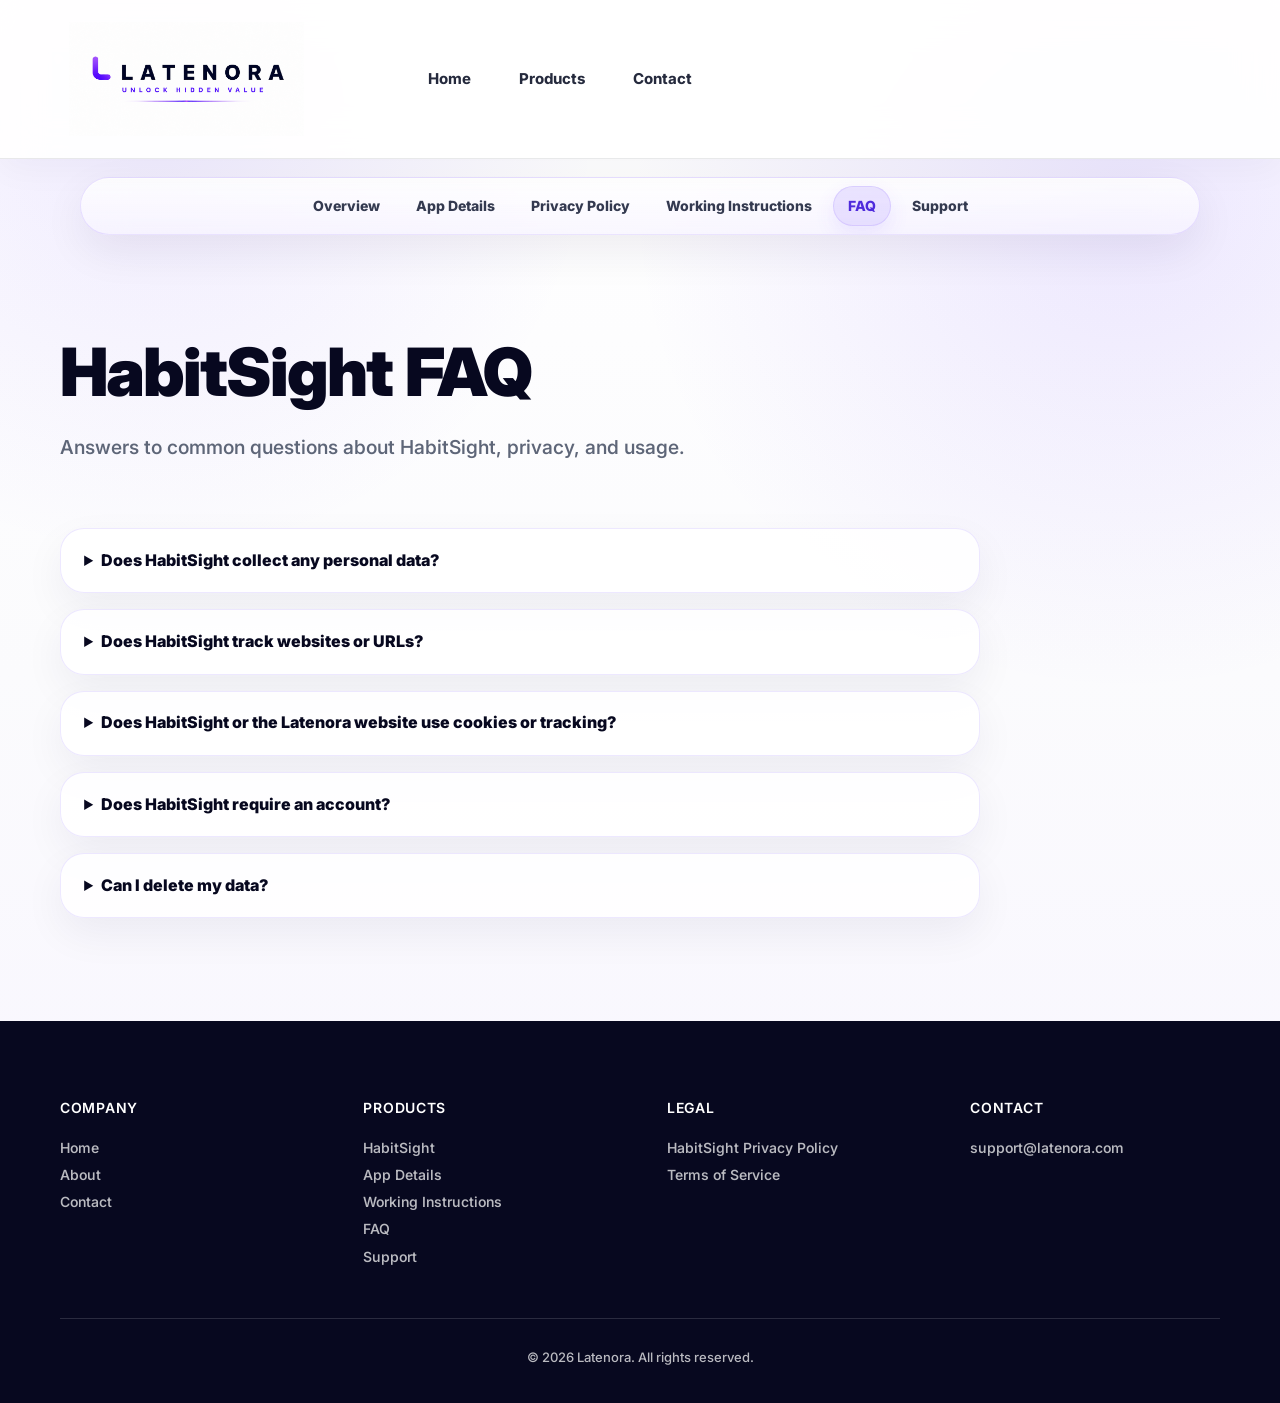
<file: faq.html>
<!DOCTYPE html>
<html lang="en">
<head>
  <meta charset="UTF-8" />
  <meta name="viewport" content="width=device-width, initial-scale=1.0" />
  <title>HabitSight FAQ | Latenora</title>
  <meta name="description" content="Frequently asked questions for HabitSight, Latenora's privacy-driven habit tracking app." />

  <link rel="preconnect" href="https://fonts.googleapis.com">
  <link rel="preconnect" href="https://fonts.gstatic.com" crossorigin>
  <link href="https://fonts.googleapis.com/css2?family=Inter:wght@400;500;600;700;800;900&display=swap" rel="stylesheet">

  <link rel="stylesheet" href="assets/css/variables.css">
  <link rel="stylesheet" href="assets/css/base.css">
  <link rel="stylesheet" href="assets/css/layout.css">
  <link rel="stylesheet" href="assets/css/components.css">
  <link rel="stylesheet" href="assets/css/pages.css">
</head>
<body>
  <header class="navbar">
    <a href="/" class="brand" aria-label="Latenora home">
      <img
        src="assets/images/global/latenora-footer-navbar.png"
        alt="Latenora"
        class="navbar-brand-image"
      />
    </a>
    <nav class="nav-links" aria-label="Main navigation">
      <a href="/">Home</a>
      <a href="products.html">Products</a>
      <a href="contact.html">Contact</a>
    </nav>
  </header>

  <nav class="product-nav" aria-label="HabitSight product navigation">
    <a href="habitsight.html" class="product-nav-link">Overview</a>
    <a href="app-details.html" class="product-nav-link">App Details</a>
    <a href="privacy.html" class="product-nav-link">Privacy Policy</a>
    <a href="instructions.html" class="product-nav-link">Working Instructions</a>
    <a href="faq.html" class="product-nav-link active" aria-current="page">FAQ</a>
    <a href="support.html" class="product-nav-link">Support</a>
  </nav>

  <main>
    <section class="section container">
      <div class="section-head">
        <h1>HabitSight FAQ</h1>
        <p>Answers to common questions about HabitSight, privacy, and usage.</p>
      </div>

      <div class="faq-list">
        <details>
          <summary>Does HabitSight collect any personal data?</summary>
          <p>HabitSight is designed for local usage understanding. For full data-handling details, please refer to the <a href="privacy.html">Privacy Policy</a>.</p>
        </details>
        <details>
          <summary>Does HabitSight track websites or URLs?</summary>
          <p>No. HabitSight only analyzes app usage data provided by Android's Usage Access API. It does not monitor websites, URLs, or browser activity.</p>
        </details>
        <details>
          <summary>Does HabitSight or the Latenora website use cookies or tracking?</summary>
          <p>HabitSight is designed to avoid unnecessary tracking. For complete details, please refer to the <a href="privacy.html">Privacy Policy</a>.</p>
        </details>
        <details>
          <summary>Does HabitSight require an account?</summary>
          <p>HabitSight can be used without creating an account. For related privacy details, please refer to the <a href="privacy.html">Privacy Policy</a>.</p>
        </details>
        <details>
          <summary>Can I delete my data?</summary>
          <p>Yes. You can delete all HabitSight data at any time using the in-app &ldquo;Purge All Data&rdquo; option or by uninstalling the app.</p>
        </details>
      </div>
    </section>
  </main>

  <footer class="footer">
    <div class="container">
      <div class="footer-grid">
        <div>
          <h4>Company</h4>
          <a href="/">Home</a>
          <a href="/#about-latenora">About</a>
          <a href="contact.html">Contact</a>
        </div>

        <div>
          <h4>Products</h4>
          <a href="habitsight.html">HabitSight</a>
          <a href="app-details.html">App Details</a>
          <a href="instructions.html">Working Instructions</a>
          <a href="faq.html">FAQ</a>
          <a href="support.html">Support</a>
        </div>

        <div>
          <h4>Legal</h4>
          <a href="privacy.html">HabitSight Privacy Policy</a>
          <a href="terms.html">Terms of Service</a>
        </div>

        <div>
          <h4>Contact</h4>
          <a href="mailto:support@latenora.com">support@latenora.com</a>
        </div>
      </div>

      <div class="footer-bottom">
        <div>&copy; 2026 Latenora. All rights reserved.</div>
      </div>
    </div>
  </footer>
  <script src="assets/js/main.js"></script>
</body>
</html>
</file>
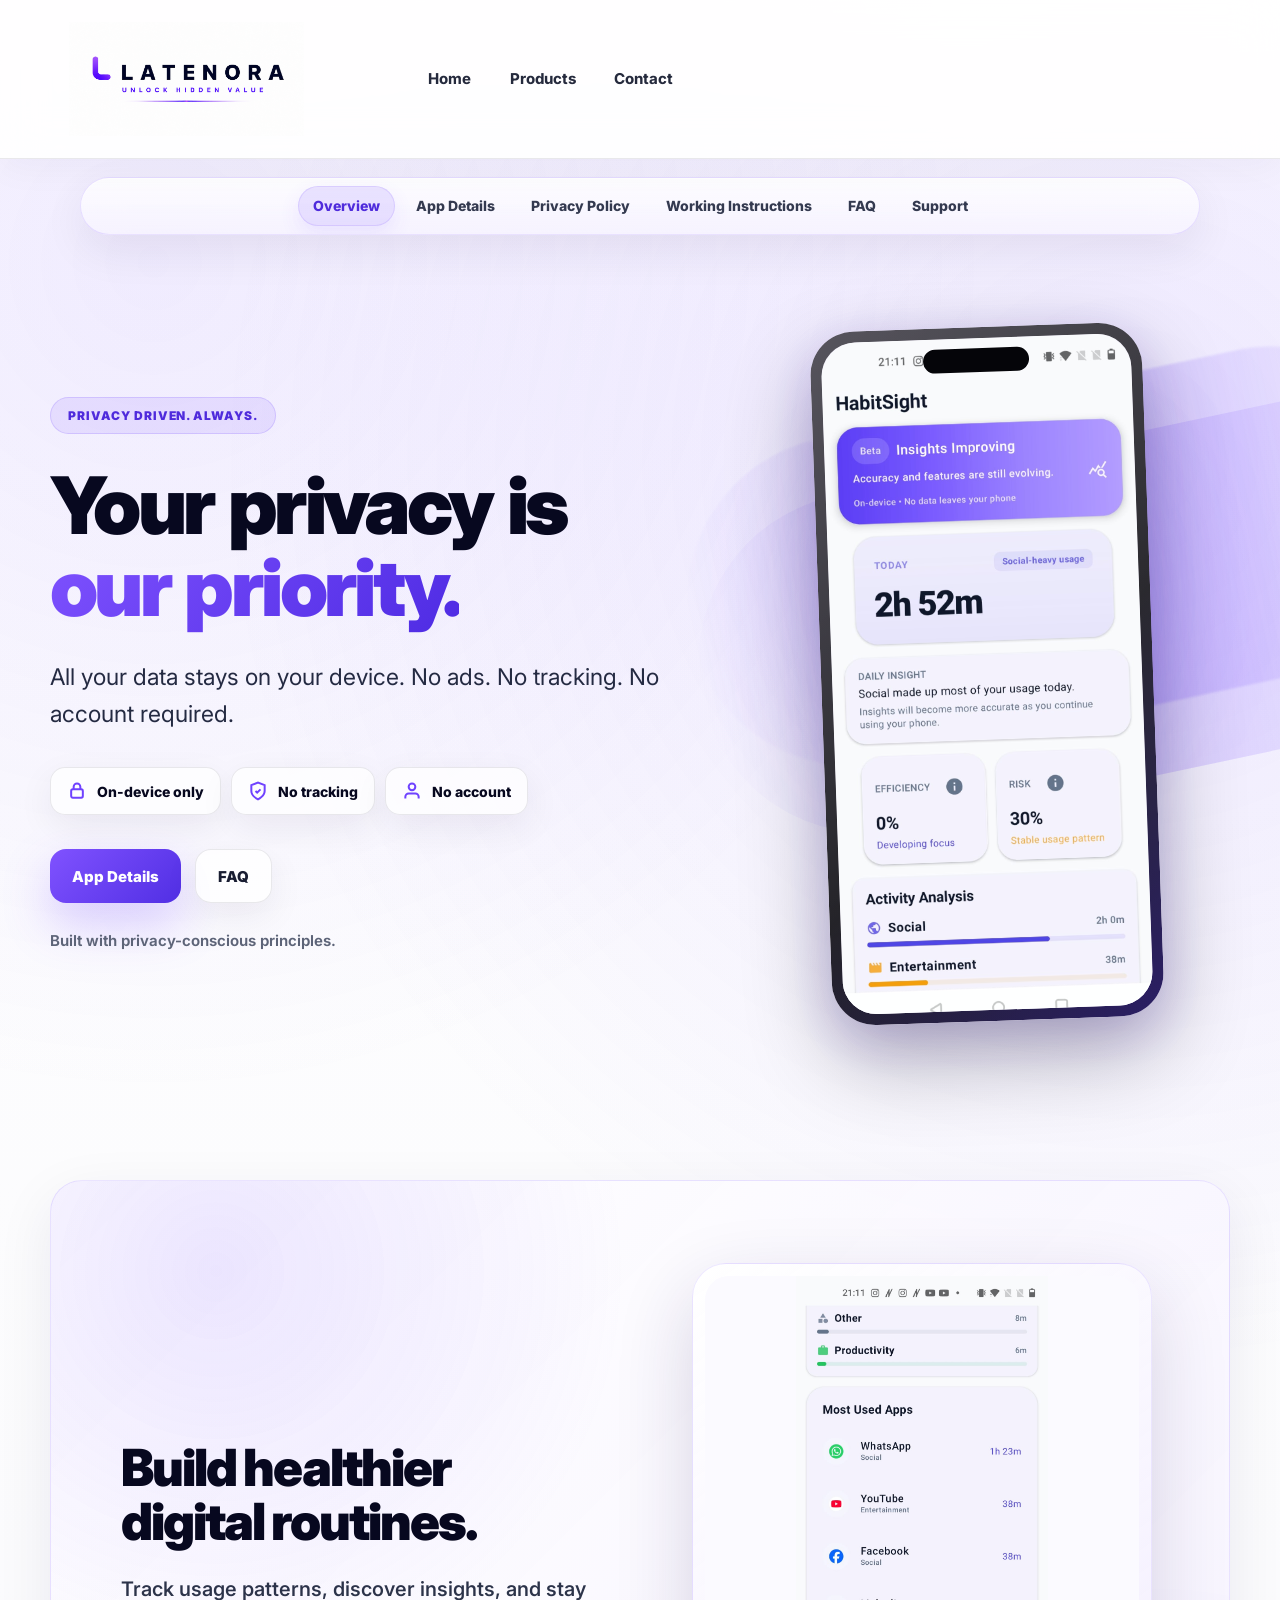
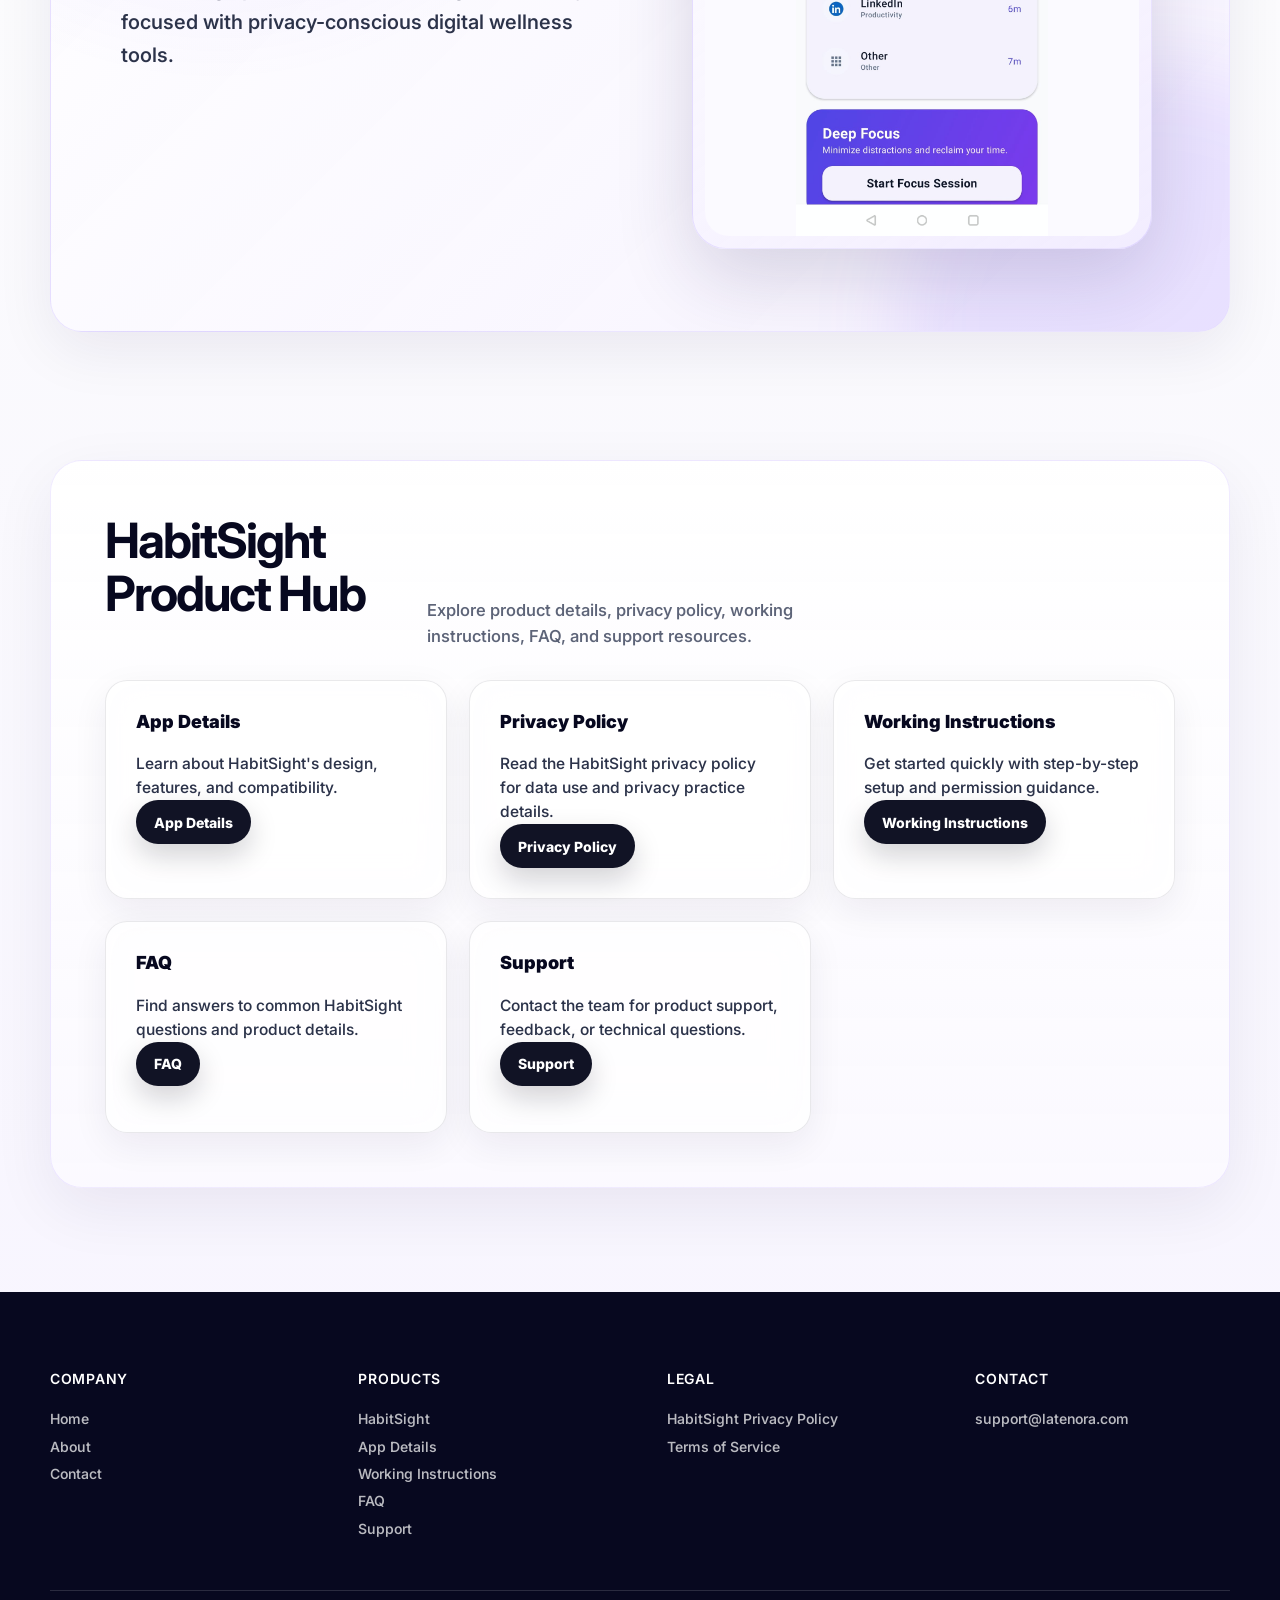
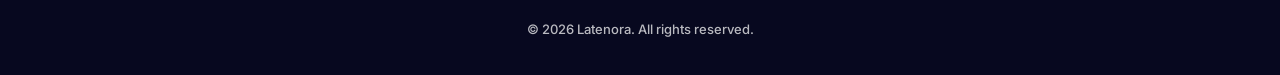
<file: habitsight.html>
<!DOCTYPE html>
<html lang="en">
<head>
  <meta charset="UTF-8" />
  <meta name="viewport" content="width=device-width, initial-scale=1.0" />
  <title>HabitSight | Privacy-conscious digital insight</title>
  <meta name="description" content="HabitSight by Latenora helps you understand your digital habits with privacy-driven, on-device insights. No ads, no tracking, no account." />

  <link rel="preconnect" href="https://fonts.googleapis.com">
  <link rel="preconnect" href="https://fonts.gstatic.com" crossorigin>
  <link href="https://fonts.googleapis.com/css2?family=Inter:wght@400;500;600;700;800;900&display=swap" rel="stylesheet">

  <link rel="stylesheet" href="assets/css/variables.css">
  <link rel="stylesheet" href="assets/css/base.css">
  <link rel="stylesheet" href="assets/css/layout.css">
  <link rel="stylesheet" href="assets/css/components.css">
  <link rel="stylesheet" href="assets/css/pages.css">

  <style>
    :root {
      --bg: #fbfbfd;
      --surface: rgba(255, 255, 255, 0.78);
      --surface-solid: #ffffff;
      --text: #07081f;
      --muted: #5d6478;
      --line: rgba(18, 20, 38, 0.09);
      --primary: #6f42ff;
      --primary-dark: #4f2bdc;
      --primary-soft: #efeaff;
      --green: #4fbe86;
      --shadow: 0 24px 80px rgba(27, 19, 67, 0.10);
      --shadow-soft: 0 12px 36px rgba(27, 19, 67, 0.065);
      --radius-lg: 32px;
      --radius-md: 22px;
      --radius-sm: 14px;
    }

    * { box-sizing: border-box; margin: 0; padding: 0; }
    html { scroll-behavior: smooth; }
    body {
      font-family: Inter, -apple-system, BlinkMacSystemFont, "Segoe UI", sans-serif;
      color: var(--text);
      background:
        radial-gradient(circle at 12% 8%, rgba(111, 66, 255, 0.10), transparent 26%),
        radial-gradient(circle at 88% 14%, rgba(111, 66, 255, 0.12), transparent 30%),
        linear-gradient(180deg, #ffffff 0%, #fbfbfd 48%, #f7f4ff 100%);
      overflow-x: hidden;
    }

    a { color: inherit; text-decoration: none; }
    .container { width: min(1180px, calc(100% - 44px)); margin: 0 auto; }


    .nav-links {
      display: flex;
      align-items: center;
      gap: clamp(18px, 3vw, 42px);
      font-size: 15px;
      font-weight: 750;
      color: #252a3d;
    }

    .nav-links > a,
    .nav-dropdown > a,
    .nav-dropdown-toggle {
      padding: 30px 0;
      position: relative;
      border: 0;
      background: transparent;
      color: inherit;
      font: inherit;
      cursor: pointer;
      transition: color 180ms ease, transform 180ms ease;
    }

    .nav-links > a:hover,
    .nav-dropdown:hover > a,
    .nav-dropdown:hover > .nav-dropdown-toggle,
    .nav-dropdown.is-open > a,
    .nav-dropdown.is-open > .nav-dropdown-toggle {
      color: var(--primary);
      transform: translateY(-1px);
    }

    .nav-dropdown {
      position: relative;
      display: flex;
      align-items: center;
    }

    .nav-dropdown:hover .dropdown-menu,
    .nav-dropdown.is-open .dropdown-menu {
      opacity: 1;
      visibility: visible;
      pointer-events: auto;
      transform: translate(-50%, 0);
    }

    .dropdown-menu {
      position: absolute;
      top: calc(100% - 8px);
      left: 50%;
      display: grid;
      gap: 4px;
      min-width: 220px;
      padding: 10px;
      background: rgba(255, 255, 255, 0.86);
      backdrop-filter: blur(22px);
      -webkit-backdrop-filter: blur(22px);
      border: 1px solid rgba(18, 20, 38, 0.08);
      border-radius: 16px;
      box-shadow: 0 22px 60px rgba(24, 18, 61, 0.14);
      opacity: 0;
      visibility: hidden;
      pointer-events: none;
      transform: translate(-50%, 10px);
      transition: opacity 180ms cubic-bezier(.2,.8,.2,1), visibility 180ms cubic-bezier(.2,.8,.2,1), transform 180ms cubic-bezier(.2,.8,.2,1);
      z-index: 1000;
    }

    .dropdown-menu a {
      display: block;
      padding: 12px 14px;
      border-radius: 12px;
      color: #252a3d;
      font-size: 14px;
      font-weight: 700;
      line-height: 1.2;
      white-space: nowrap;
      transition: background-color 180ms cubic-bezier(.2,.8,.2,1), color 180ms cubic-bezier(.2,.8,.2,1), transform 180ms cubic-bezier(.2,.8,.2,1);
    }

    .dropdown-menu a:hover,
    .dropdown-menu a:focus-visible {
      background: rgba(111, 66, 255, 0.09);
      color: var(--primary);
      transform: translateX(2px);
    }

    .hero {
      position: relative;
      min-height: 680px;
      display: grid;
      grid-template-columns: minmax(0, 1.12fr) minmax(280px, 0.88fr);
      align-items: center;
      gap: clamp(44px, 6vw, 76px);
      padding: 92px 0 82px;
    }

    .hero::before {
      content: "";
      position: absolute;
      right: -18%;
      top: 18%;
      width: 760px;
      height: 330px;
      border-radius: 999px;
      background: linear-gradient(90deg, transparent 0%, rgba(111, 66, 255, 0.08) 22%, rgba(111, 66, 255, 0.24) 54%, transparent 100%);
      transform: rotate(-12deg);
      filter: blur(1px);
      pointer-events: none;
      z-index: 0;
    }

    .hero-copy, .hero-visual { position: relative; z-index: 2; }

    .eyebrow {
      display: inline-flex;
      align-items: center;
      gap: 9px;
      padding: 10px 17px;
      border-radius: 999px;
      background: rgba(111, 66, 255, 0.10);
      border: 1px solid rgba(111, 66, 255, 0.18);
      color: #4f2bdc;
      font-size: 12px;
      font-weight: 900;
      letter-spacing: 0.08em;
      text-transform: uppercase;
      margin-bottom: 30px;
    }

    h1 {
      max-width: 720px;
      font-size: clamp(50px, 6.2vw, 84px);
      line-height: 1.04;
      letter-spacing: -0.045em;
      font-weight: 900;
      margin-bottom: 30px;
      text-wrap: balance;
    }

    h1 span {
      background: linear-gradient(135deg, #7f52ff, #4e2be3);
      -webkit-background-clip: text;
      background-clip: text;
      color: transparent;
    }

    .subtitle {
      max-width: 620px;
      font-size: clamp(18px, 2vw, 23px);
      line-height: 1.62;
      color: #242a42;
      margin-bottom: 34px;
    }

    .pill-row {
      display: flex;
      flex-wrap: wrap;
      gap: 10px;
      margin-bottom: 34px;
    }

    .pill {
      display: inline-flex;
      align-items: center;
      gap: 10px;
      padding: 13px 16px;
      border-radius: 15px;
      background: rgba(255, 255, 255, 0.74);
      border: 1px solid var(--line);
      box-shadow: 0 12px 36px rgba(27, 19, 67, 0.065);
      font-size: 14px;
      font-weight: 800;
    }

    .pill svg { width: 20px; height: 20px; color: var(--primary); }

    .actions {
      display: flex;
      align-items: center;
      gap: 14px;
      flex-wrap: wrap;
      margin-bottom: 28px;
    }

    .primary-btn, .secondary-btn {
      display: inline-flex;
      align-items: center;
      gap: 12px;
      min-height: 54px;
      padding: 0 22px;
      border-radius: 16px;
      font-size: 15px;
      font-weight: 850;
      transition: transform 180ms ease, box-shadow 180ms ease, border-color 180ms ease;
    }

    .primary-btn {
      color: #fff;
      background: linear-gradient(135deg, #8052ff, #512fe4);
      box-shadow: 0 20px 48px rgba(111, 66, 255, 0.26);
    }

    .secondary-btn {
      color: #191d32;
      background: rgba(255, 255, 255, 0.76);
      border: 1px solid var(--line);
      box-shadow: 0 12px 36px rgba(27, 19, 67, 0.065);
    }

    .primary-btn:hover, .secondary-btn:hover { transform: translateY(-2px); }

    .made {
      display: flex;
      align-items: center;
      gap: 9px;
      color: #5d6478;
      font-size: 15px;
      font-weight: 650;
    }

    .phone-stage {
      display: flex;
      justify-content: center;
      position: relative;
      perspective: 1200px;
    }

    .phone-glow {
      position: absolute;
      width: 310px;
      height: 310px;
      border-radius: 50%;
      background: rgba(111, 66, 255, 0.18);
      filter: blur(70px);
      top: 112px;
      pointer-events: none;
    }

    .phone {
      width: min(332px, 100%);
      aspect-ratio: 9 / 18.8;
      border-radius: 44px;
      background:
        linear-gradient(145deg, rgba(255,255,255,0.28), rgba(255,255,255,0.04)),
        linear-gradient(135deg, #16131f, #05040a 58%, #22155f);
      padding: 11px;
      box-shadow:
        0 34px 86px rgba(8, 7, 18, 0.30),
        0 16px 46px rgba(111, 66, 255, 0.18);
      position: relative;
      transform: rotate(-2deg);
      transition: transform 260ms cubic-bezier(.2,.8,.2,1), box-shadow 260ms cubic-bezier(.2,.8,.2,1);
    }

    .phone:hover {
      transform: translateY(-7px) rotate(-1deg);
      box-shadow:
        0 42px 100px rgba(8, 7, 18, 0.34),
        0 22px 58px rgba(111, 66, 255, 0.23);
    }

    .screen {
      height: 100%;
      border-radius: 34px;
      background: #f8f5ff;
      position: relative;
      overflow: hidden;
      box-shadow: inset 0 0 0 1px rgba(255,255,255,0.18);
    }

    .notch {
      position: absolute;
      top: 10px;
      left: 50%;
      transform: translateX(-50%);
      width: 106px;
      height: 24px;
      background: #050509;
      border-radius: 999px;
      z-index: 2;
      box-shadow: 0 0 0 1px rgba(255,255,255,0.08);
    }

    .app-screenshot {
      width: 100%;
      height: 100%;
      display: block;
      object-fit: cover;
      object-position: top center;
    }

    .section { padding: 78px 0; }

    .feature-showcase {
      position: relative;
      display: grid;
      grid-template-columns: minmax(0, 1fr) minmax(300px, 0.96fr);
      align-items: center;
      gap: clamp(36px, 5.5vw, 78px);
      padding: clamp(54px, 7vw, 82px) clamp(28px, 5.5vw, 72px);
      border: 1px solid rgba(111, 66, 255, 0.12);
      border-radius: var(--radius-lg);
      background:
        radial-gradient(circle at 14% 12%, rgba(111, 66, 255, 0.13), transparent 34%),
        linear-gradient(135deg, rgba(255,255,255,0.88), rgba(245,241,255,0.84));
      box-shadow: 0 18px 58px rgba(27, 19, 67, 0.075);
      overflow: hidden;
    }

    .feature-showcase::after {
      content: "";
      position: absolute;
      right: -16%;
      bottom: -34%;
      width: 520px;
      height: 520px;
      border-radius: 50%;
      background: rgba(111, 66, 255, 0.10);
      filter: blur(42px);
      pointer-events: none;
    }

    .feature-copy,
    .feature-media {
      position: relative;
      z-index: 1;
    }

    .feature-copy h2 {
      max-width: 520px;
      font-size: clamp(34px, 4vw, 58px);
      line-height: 1.06;
      letter-spacing: -0.04em;
      font-weight: 900;
      margin-bottom: 24px;
      text-wrap: balance;
    }

    .feature-copy p {
      max-width: 500px;
      color: #2c334a;
      font-size: clamp(17px, 1.7vw, 20px);
      line-height: 1.66;
      font-weight: 560;
    }

    .feature-media {
      justify-self: center;
      width: min(100%, 460px);
      padding: 12px;
      border-radius: 34px;
      background:
        linear-gradient(145deg, rgba(255,255,255,0.88), rgba(238,231,255,0.72)),
        rgba(255,255,255,0.78);
      border: 1px solid rgba(111, 66, 255, 0.12);
      box-shadow: 0 28px 78px rgba(37, 24, 83, 0.16);
      transition: transform 240ms cubic-bezier(.2,.8,.2,1), box-shadow 240ms cubic-bezier(.2,.8,.2,1);
    }

    .feature-media:hover {
      transform: translateY(-6px);
      box-shadow: 0 36px 92px rgba(37, 24, 83, 0.20);
    }

    .feature-media img {
      width: 100%;
      max-height: 560px;
      display: block;
      object-fit: contain;
      border-radius: 24px;
      background: #fbfaff;
    }

    .product-hub-section {
      padding-top: 50px;
      padding-bottom: 104px;
    }

    .product-hub-panel {
      padding: clamp(34px, 5vw, 54px);
      border: 1px solid rgba(111, 66, 255, 0.10);
      border-radius: var(--radius-lg);
      background:
        linear-gradient(180deg, rgba(255,255,255,0.88), rgba(250,248,255,0.82)),
        rgba(255,255,255,0.78);
      box-shadow: 0 20px 62px rgba(27, 19, 67, 0.07);
      backdrop-filter: blur(18px);
      -webkit-backdrop-filter: blur(18px);
    }

    .section-head {
      display: flex;
      justify-content: space-between;
      align-items: end;
      gap: 28px;
      margin-bottom: 30px;
    }

    .section-head h2 { font-size: clamp(32px, 3.8vw, 52px); letter-spacing: -0.04em; line-height: 1.08; }
    .section-head p { max-width: 500px; color: var(--muted); font-size: 16.5px; line-height: 1.62; font-weight: 550; }

    .cards, .info-grid { display: grid; grid-template-columns: repeat(3, 1fr); gap: 22px; }

    .card, .list-card, .contact-box {
      background: rgba(255,255,255,0.78);
      border: 1px solid var(--line);
      border-radius: var(--radius-md);
      box-shadow: 0 12px 36px rgba(27, 19, 67, 0.065);
      backdrop-filter: blur(18px);
      -webkit-backdrop-filter: blur(18px);
    }

    .card {
      padding: 30px;
      min-height: 212px;
      transition: transform 180ms ease, box-shadow 180ms ease, border-color 180ms ease;
    }
    .card:hover {
      transform: translateY(-4px);
      border-color: rgba(111, 66, 255, 0.16);
      box-shadow: 0 24px 80px rgba(27, 19, 67, 0.10);
    }

    .card-title, .list-title {
      display: flex;
      align-items: center;
      gap: 15px;
      font-size: 18px;
      font-weight: 900;
      margin-bottom: 20px;
    }

    .icon-circle {
      width: 48px;
      height: 48px;
      border-radius: 50%;
      display: grid;
      place-items: center;
      background: var(--primary-soft);
      color: var(--primary);
      flex: 0 0 auto;
    }

    .icon-circle svg { width: 24px; height: 24px; }

    .card p, .contact-box p { color: #2c334a; font-size: 15.5px; line-height: 1.55; font-weight: 530; }

    .info-grid { margin-top: 22px; }
    .list-card { padding: 28px; min-height: 304px; }

    .checks { list-style: none; display: grid; gap: 12px; margin-bottom: 22px; }
    .checks li { display: flex; align-items: flex-start; gap: 10px; color: #2c334a; font-size: 14.5px; line-height: 1.35; font-weight: 560; }

    .tick {
      width: 18px;
      height: 18px;
      border-radius: 50%;
      display: grid;
      place-items: center;
      background: var(--green);
      color: white;
      font-size: 11px;
      flex: 0 0 auto;
    }
    .tick.blue { background: #6aa5ff; }
    .tick.purple { background: #b08cff; }

    .note {
      padding: 16px;
      border-radius: 14px;
      background: #eaf8ef;
      color: #284d3b;
      font-size: 13.5px;
      line-height: 1.45;
      font-weight: 700;
    }
    .note.blue { background: #edf4ff; color: #225393; }
    .note.purple { background: #f2edff; color: #5b36c9; }

    .privacy-content {
      max-width: 840px;
      margin: 0 auto;
      line-height: 1.75;
      font-size: 17px;
      color: #22263a;
    }

    .privacy-content h2 {
      font-size: 24px;
      font-weight: 700;
      margin: 48px 0 24px 0;
    }

    .privacy-content p {
      margin-bottom: 16px;
      font-size: 16px;
    }

    .privacy-content ul {
      margin-bottom: 16px;
      padding-left: 24px;
    }

    .privacy-content li { margin-bottom: 10px; }

    .version-row {
      display: flex;
      flex-wrap: wrap;
      gap: 16px;
      justify-content: flex-start;
      align-items: center;
      width: 100%;
    }

    .version-label {
      font-size: 14px;
      color: var(--muted);
      font-weight: 600;
      letter-spacing: 0.08em;
      text-transform: uppercase;
    }

    .version-select {
      min-width: 220px;
      padding: 12px 14px;
      border-radius: 14px;
      border: 1px solid var(--line);
      background: #ffffff;
      color: var(--text);
      font-size: 15px;
      font-weight: 600;
      outline: none;
      appearance: none;
      cursor: pointer;
      box-shadow: 0 10px 24px rgba(16, 22, 71, 0.06);
    }

    .meta-group {
      display: flex;
      flex-direction: column;
      gap: 8px;
      font-size: 15px;
      color: var(--muted);
    }

    .meta-group span { display: inline-block; }

    .faq {
      max-width: 800px;
      margin: 0 auto;
    }

    .faq-item {
      border-bottom: 1px solid var(--line);
      padding: 32px 0;
    }

    .faq-item:last-child { border-bottom: none; }

    .faq-question {
      font-size: 20px;
      font-weight: 700;
      margin-bottom: 12px;
      cursor: pointer;
    }

    .faq-answer {
      color: var(--muted);
      line-height: 1.6;
    }

    .contact-box {
      margin-top: 22px;
      padding: 28px;
      display: flex;
      align-items: center;
      justify-content: space-between;
      gap: 22px;
      border-radius: var(--radius-md);
      background: rgba(255,255,255,0.78);
      border: 1px solid var(--line);
      box-shadow: 0 12px 36px rgba(27, 19, 67, 0.065);
      backdrop-filter: blur(18px);
      -webkit-backdrop-filter: blur(18px);
    }

    .contact-left { display: flex; align-items: center; gap: 18px; }
    .contact-left h2 { font-size: 25px; letter-spacing: -0.025em; margin-bottom: 6px; }

    .email-btn {
      min-width: 288px;
      min-height: 52px;
      display: inline-flex;
      align-items: center;
      justify-content: space-between;
      gap: 16px;
      border: 1px solid var(--line);
      border-radius: 15px;
      padding: 0 18px;
      background: rgba(255,255,255,0.82);
      color: var(--primary-dark);
      font-size: 15px;
      font-weight: 900;
      box-shadow: 0 12px 36px rgba(27, 19, 67, 0.065);
    }

    .developer-card {
      border: 1px solid var(--line);
      border-radius: 16px;
      padding: 17px;
      background: rgba(255,255,255,0.66);
      display: grid;
      gap: 12px;
      color: #343b51;
      font-size: 13px;
      font-weight: 700;
    }

    @media (max-width: 768px) {
      .nav-links { flex-wrap: wrap; justify-content: center; }
      .nav-links > a,
      .nav-dropdown-toggle { padding: 12px 0; }
      .nav-links .dropdown-menu a { padding: 12px 20px; }
      .hero { grid-template-columns: 1fr; min-height: auto; padding-top: 62px; padding-bottom: 64px; }
      .phone-stage { justify-content: flex-start; }
      .feature-showcase { grid-template-columns: 1fr; padding: 54px 30px; }
      .feature-media { justify-self: start; width: min(100%, 430px); }
      .product-hub-section { padding-top: 38px; padding-bottom: 82px; }
      .cards, .info-grid { grid-template-columns: repeat(2, 1fr); }
      .section-head { align-items: flex-start; flex-direction: column; }
    }

    @media (max-width: 640px) {
      .hero { gap: 42px; padding-top: 52px; }
      h1 { font-size: clamp(44px, 13vw, 58px); line-height: 1.06; letter-spacing: -0.035em; }
      .subtitle { font-size: 18px; }
      .phone { width: min(278px, 100%); border-radius: 40px; padding: 10px; }
      .screen { border-radius: 30px; }
      .section { padding: 58px 0; }
      .feature-showcase { padding: 42px 20px; border-radius: 28px; }
      .feature-media { border-radius: 28px; padding: 10px; }
      .feature-media img { border-radius: 20px; }
      .product-hub-panel { padding: 28px 18px; border-radius: 28px; }
      .cards, .info-grid { grid-template-columns: 1fr; }
      .contact-box { flex-direction: column; align-items: stretch; }
      .email-btn { min-width: 100%; }
    }
  </style>
</head>

<body>
  <header class="navbar">
    <a href="/" class="brand" aria-label="Latenora home">
      <img
        src="assets/images/global/latenora-footer-navbar.png"
        alt="Latenora"
        class="navbar-brand-image"
      />
    </a>

    <nav class="nav-links" aria-label="Main navigation">
      <a href="/">Home</a>
      <div class="nav-dropdown">
        <a href="products.html" aria-haspopup="true">Products</a>
        <div class="dropdown-menu" role="menu">
          <a href="habitsight.html" role="menuitem">HabitSight</a>
        </div>
      </div>
      <a href="contact.html">Contact</a>
    </nav>
  </header>

  <nav class="product-nav" aria-label="HabitSight product navigation">
    <a href="habitsight.html" class="product-nav-link active" aria-current="page">Overview</a>
    <a href="app-details.html" class="product-nav-link">App Details</a>
    <a href="privacy.html" class="product-nav-link">Privacy Policy</a>
    <a href="instructions.html" class="product-nav-link">Working Instructions</a>
    <a href="faq.html" class="product-nav-link">FAQ</a>
    <a href="support.html" class="product-nav-link">Support</a>
  </nav>

  <main>
    <section id="home" class="hero container">
      <div class="hero-copy">
        <div class="eyebrow">PRIVACY DRIVEN. ALWAYS.</div>
        <h1>Your privacy is<br><span>our priority.</span></h1>
        <p class="subtitle">All your data stays on your device. No ads. No tracking. No account required.</p>

        <div class="pill-row">
          <div class="pill">
            <svg viewBox="0 0 24 24" fill="none" stroke="currentColor" stroke-width="2.4"><rect x="5" y="10" width="14" height="10" rx="2"/><path d="M8 10V7a4 4 0 0 1 8 0v3"/></svg>
            On-device only
          </div>
          <div class="pill">
            <svg viewBox="0 0 24 24" fill="none" stroke="currentColor" stroke-width="2.4"><path d="M12 22s8-4 8-10V5l-8-3-8 3v7c0 6 8 10 8 10z"/><path d="m9 12 2 2 4-4"/></svg>
            No tracking
          </div>
          <div class="pill">
            <svg viewBox="0 0 24 24" fill="none" stroke="currentColor" stroke-width="2.4"><path d="M20 21v-2a4 4 0 0 0-4-4H8a4 4 0 0 0-4 4v2"/><circle cx="12" cy="7" r="4"/></svg>
            No account
          </div>
        </div>

        <div class="actions">
          <a href="app-details.html" class="primary-btn">App Details</a>
          <a href="faq.html" class="secondary-btn">FAQ</a>
        </div>

        <p class="made">Built with privacy-conscious principles.</p>
      </div>

      <div class="hero-visual">
        <div class="phone-stage">
          <div class="phone-glow"></div>
          <div class="phone" aria-label="HabitSight app preview">
            <div class="screen">
              <div class="notch"></div>
              <img
                src="assets/images/habitsight/habitsight-dashboard-overview.png"
                alt="HabitSight dashboard overview showing privacy-driven digital habit insights"
                class="app-screenshot"
                loading="eager"
                decoding="async"
              />
            </div>
          </div>
        </div>
      </div>
    </section>

    <section class="section container" aria-labelledby="digital-routines-title">
      <div class="feature-showcase">
        <div class="feature-copy">
          <h2 id="digital-routines-title">Build healthier digital routines.</h2>
          <p>Track usage patterns, discover insights, and stay focused with privacy-conscious digital wellness tools.</p>
        </div>

        <div class="feature-media">
          <img
            src="assets/images/habitsight/habitsight-focus-insights.png"
            alt="HabitSight focus insights screen showing digital wellness patterns"
            loading="lazy"
            decoding="async"
          />
        </div>
      </div>
    </section>

    <section class="section product-hub-section container">
      <div class="product-hub-panel">
        <div class="section-head">
          <h2>HabitSight Product Hub</h2>
          <p>Explore product details, privacy policy, working instructions, FAQ, and support resources.</p>
        </div>

        <div class="cards">
          <article class="card">
            <div class="card-title">App Details</div>
            <p>Learn about HabitSight's design, features, and compatibility.</p>
            <a href="app-details.html" class="nav-cta">App Details</a>
          </article>

          <article class="card">
            <div class="card-title">Privacy Policy</div>
            <p>Read the HabitSight privacy policy for data use and privacy practice details.</p>
            <a href="privacy.html" class="nav-cta">Privacy Policy</a>
          </article>

          <article class="card">
            <div class="card-title">Working Instructions</div>
            <p>Get started quickly with step-by-step setup and permission guidance.</p>
            <a href="instructions.html" class="nav-cta">Working Instructions</a>
          </article>

          <article class="card">
            <div class="card-title">FAQ</div>
            <p>Find answers to common HabitSight questions and product details.</p>
            <a href="faq.html" class="nav-cta">FAQ</a>
          </article>

          <article class="card">
            <div class="card-title">Support</div>
            <p>Contact the team for product support, feedback, or technical questions.</p>
            <a href="support.html" class="nav-cta">Support</a>
          </article>
        </div>
      </div>
    </section>
  </main>

  <footer class="footer">
    <div class="container">
      <div class="footer-grid">
        <div>
          <h4>Company</h4>
          <a href="/">Home</a>
          <a href="/#about-latenora">About</a>
          <a href="contact.html">Contact</a>
        </div>

        <div>
          <h4>Products</h4>
          <a href="habitsight.html">HabitSight</a>
          <a href="app-details.html">App Details</a>
          <a href="instructions.html">Working Instructions</a>
          <a href="faq.html">FAQ</a>
          <a href="support.html">Support</a>
        </div>

        <div>
          <h4>Legal</h4>
          <a href="privacy.html">HabitSight Privacy Policy</a>
          <a href="terms.html">Terms of Service</a>
        </div>

        <div>
          <h4>Contact</h4>
          <a href="mailto:support@latenora.com">support@latenora.com</a>
        </div>
      </div>

      <div class="footer-bottom">
        <div>&copy; 2026 Latenora. All rights reserved.</div>
      </div>
    </div>
  </footer>

  <script src="assets/js/main.js"></script>
</body>
</html>
</file>
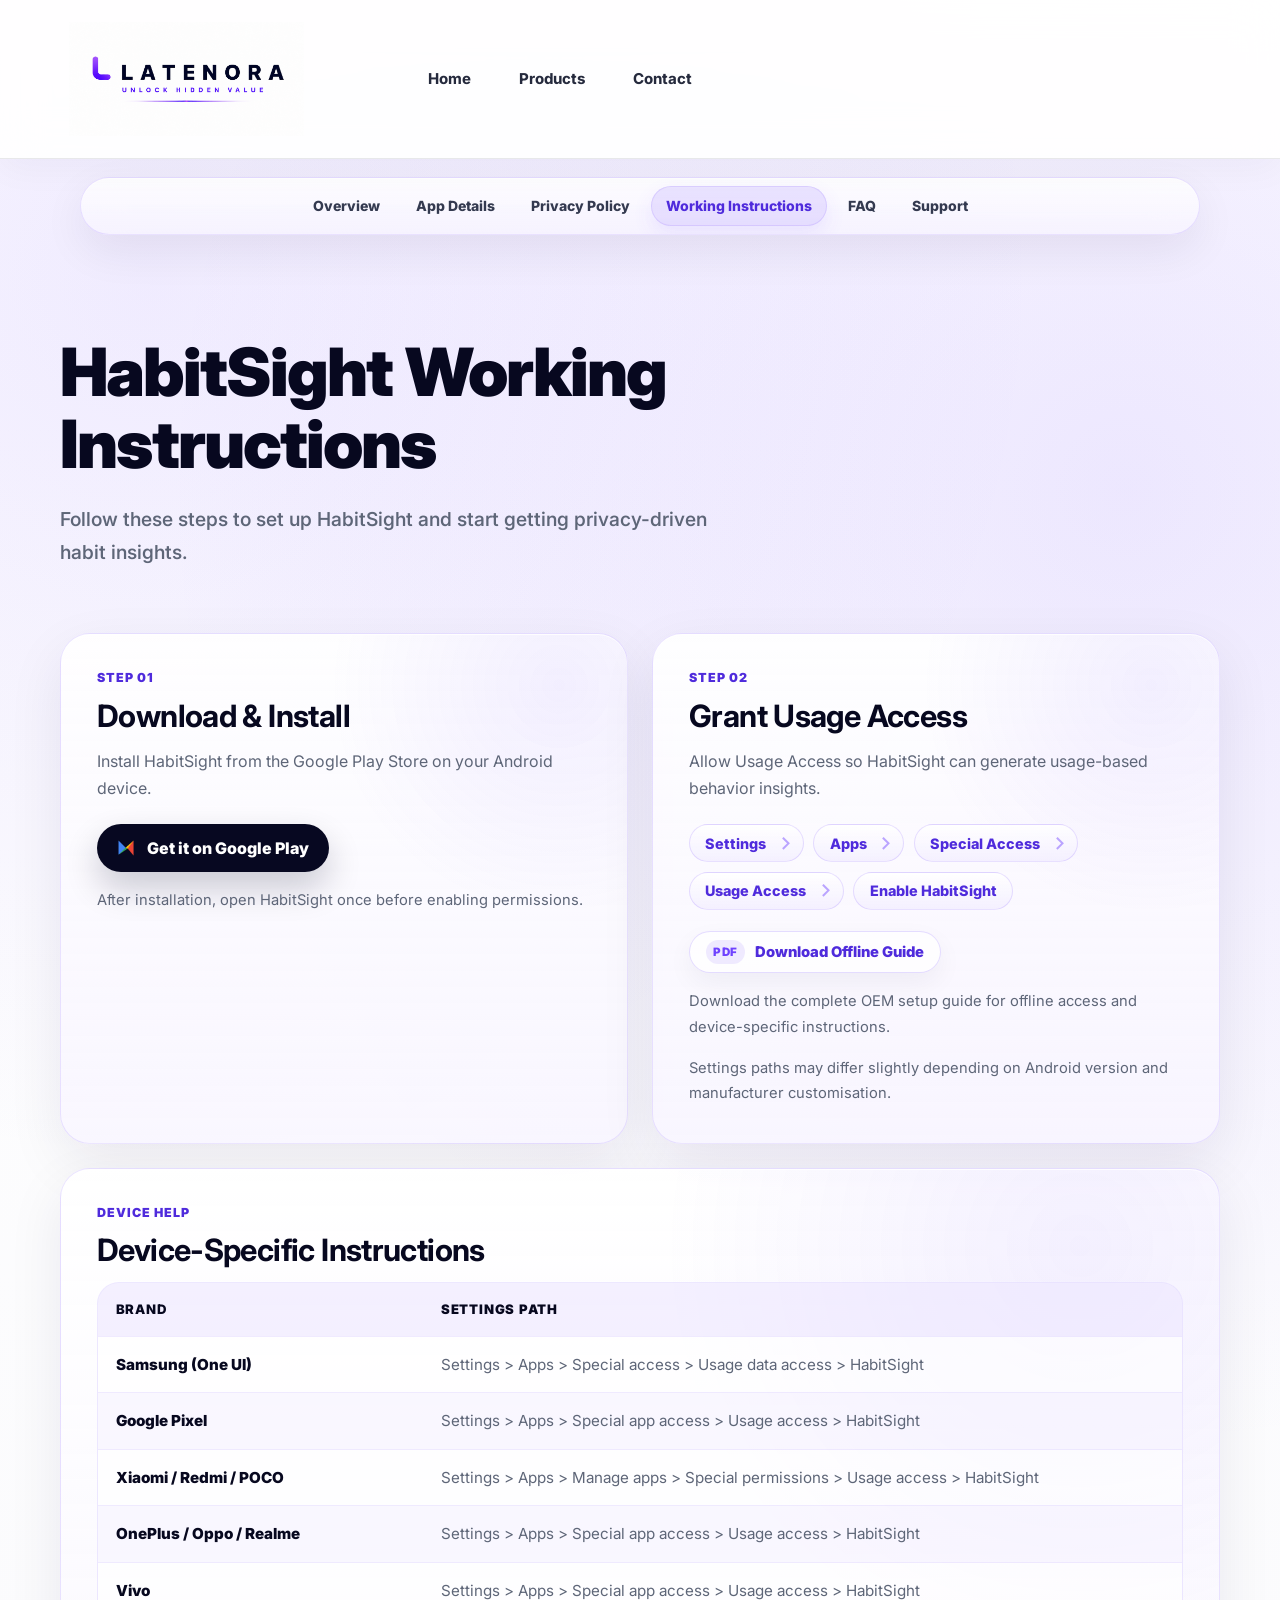
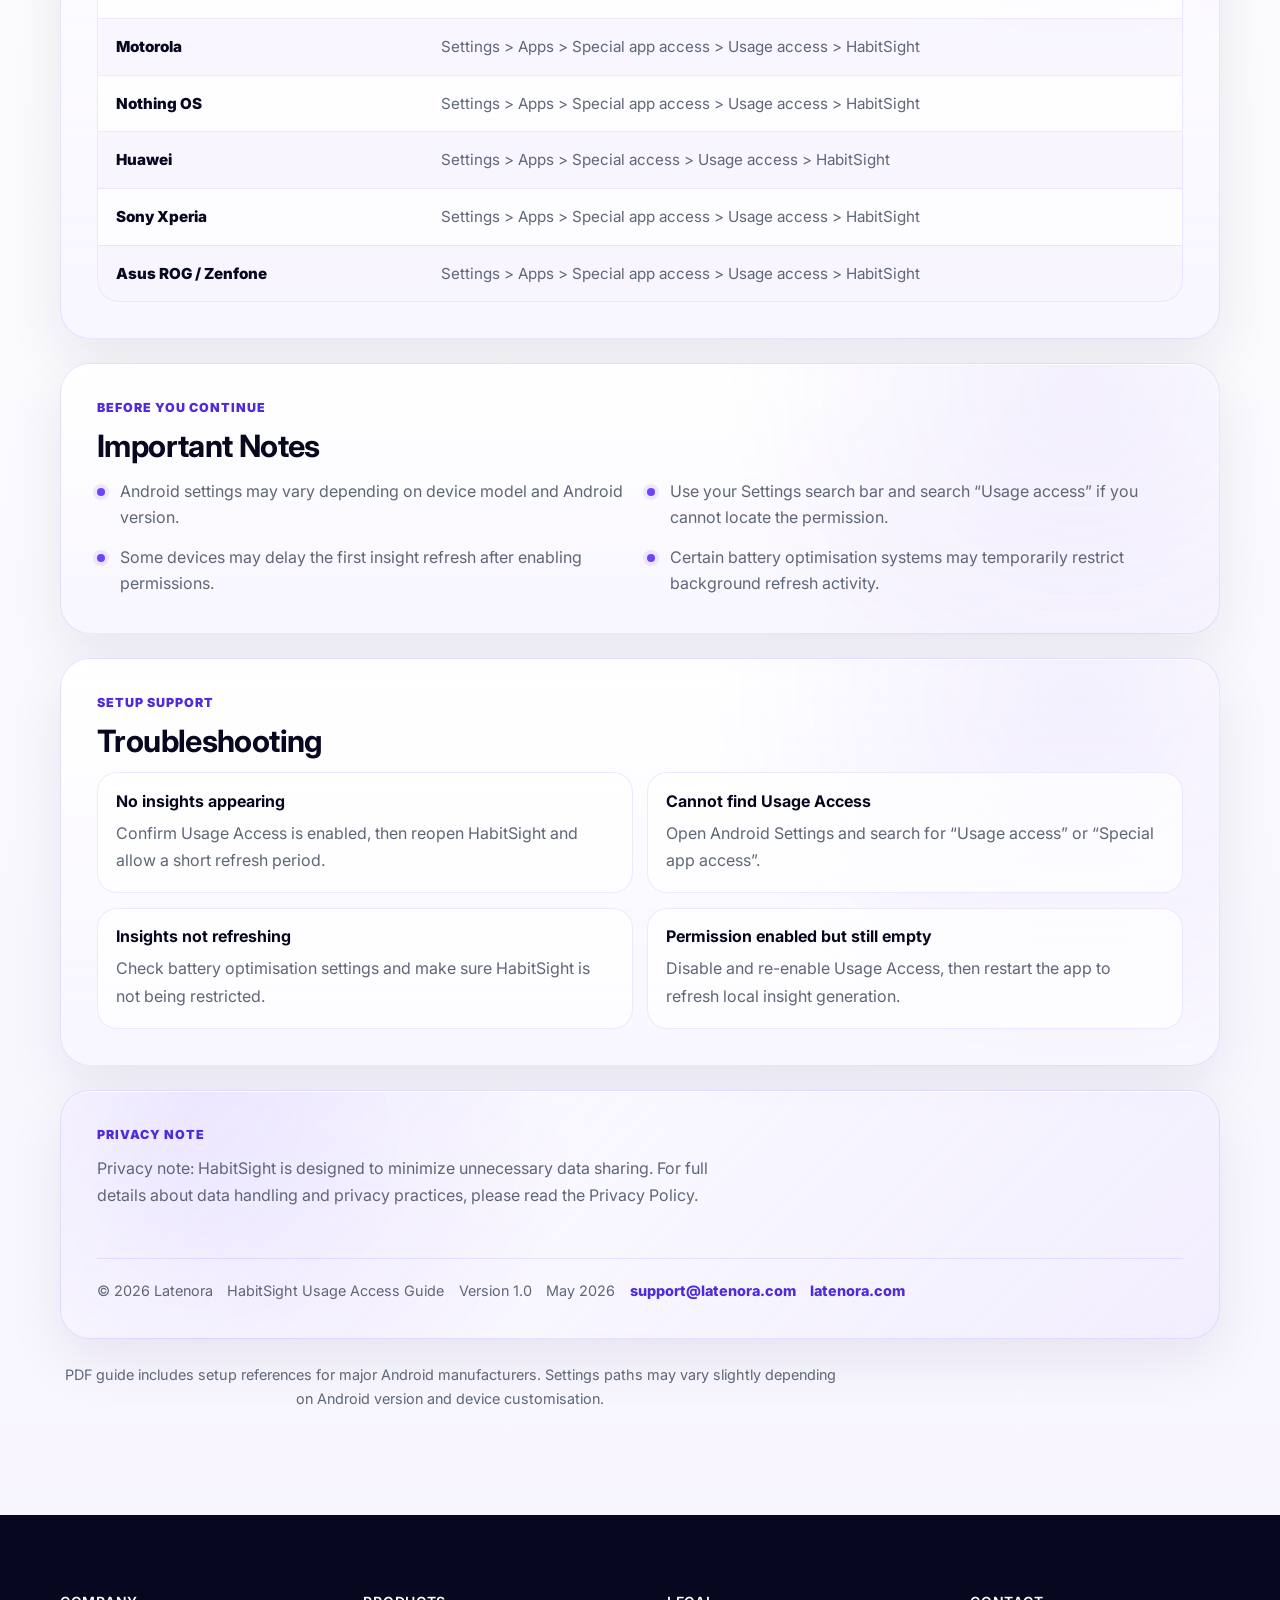
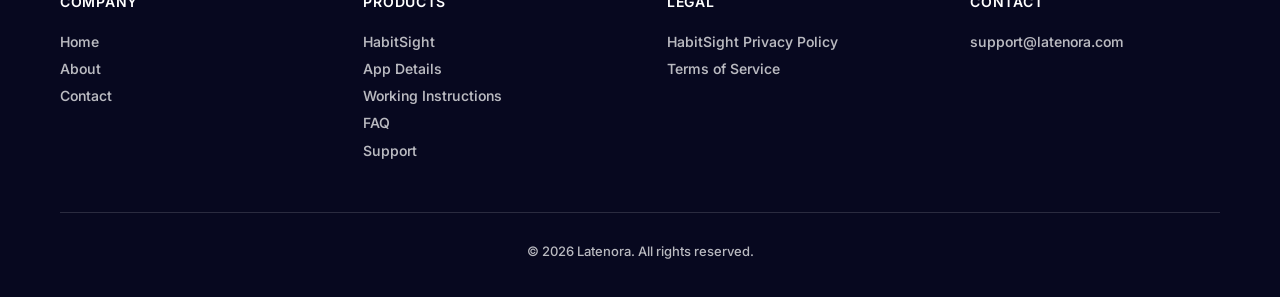
<file: instructions.html>
<!DOCTYPE html>
<html lang="en">
<head>
  <meta charset="UTF-8" />
  <meta name="viewport" content="width=device-width, initial-scale=1.0" />
  <title>HabitSight Working Instructions | Latenora</title>
  <meta name="description" content="Step-by-step working instructions for HabitSight, the privacy-driven habit tracking app." />

  <link rel="preconnect" href="https://fonts.googleapis.com">
  <link rel="preconnect" href="https://fonts.gstatic.com" crossorigin>
  <link href="https://fonts.googleapis.com/css2?family=Inter:wght@400;500;600;700;800;900&display=swap" rel="stylesheet">

  <link rel="stylesheet" href="assets/css/variables.css">
  <link rel="stylesheet" href="assets/css/base.css">
  <link rel="stylesheet" href="assets/css/layout.css">
  <link rel="stylesheet" href="assets/css/components.css">
  <link rel="stylesheet" href="assets/css/pages.css">
</head>
<body>
  <header class="navbar">
    <a href="/" class="brand" aria-label="Latenora home">
      <img
        src="assets/images/global/latenora-footer-navbar.png"
        alt="Latenora"
        class="navbar-brand-image"
      />
    </a>
    <nav class="nav-links" aria-label="Main navigation">
      <a href="/">Home</a>
      <a href="products.html">Products</a>
      <a href="contact.html">Contact</a>
    </nav>
  </header>

  <nav class="product-nav" aria-label="HabitSight product navigation">
    <a href="habitsight.html" class="product-nav-link">Overview</a>
    <a href="app-details.html" class="product-nav-link">App Details</a>
    <a href="privacy.html" class="product-nav-link">Privacy Policy</a>
    <a href="instructions.html" class="product-nav-link active" aria-current="page">Working Instructions</a>
    <a href="faq.html" class="product-nav-link">FAQ</a>
    <a href="support.html" class="product-nav-link">Support</a>
  </nav>

  <main>
    <section class="section container usage-guide-section">
      <div class="section-head">
        <h1>HabitSight Working Instructions</h1>
        <p>Follow these steps to set up HabitSight and start getting privacy-driven habit insights.</p>
      </div>

      <div class="usage-guide">
        <article class="usage-guide-card usage-guide-download">
          <div class="usage-guide-kicker">Step 01</div>
          <h2>Download &amp; Install</h2>
          <p>Install HabitSight from the Google Play Store on your Android device.</p>
          <a
            href="#"
            class="usage-play-badge"
            target="_blank"
            rel="noopener"
            aria-label="Get HabitSight on Google Play"
          >
            <img src="assets/images/global/google-play-icon.png" alt="" aria-hidden="true" />
            <span>Get it on Google Play</span>
          </a>
          <p class="usage-helper">After installation, open HabitSight once before enabling permissions.</p>
        </article>

        <article class="usage-guide-card usage-guide-permission">
          <div class="usage-guide-kicker">Step 02</div>
          <h2>Grant Usage Access</h2>
          <p>Allow Usage Access so HabitSight can generate usage-based behavior insights.</p>
          <div class="usage-flow" aria-label="Usage Access settings path">
            <span>Settings</span>
            <span>Apps</span>
            <span>Special Access</span>
            <span>Usage Access</span>
            <span>Enable HabitSight</span>
          </div>
          <a
            href="assets/documents/habitsight/HabitSight_Usage_Access_Guide_v1.0_May2026.pdf"
            class="usage-pdf-link"
            target="_blank"
            rel="noopener noreferrer"
            aria-label="Download HabitSight Usage Access Guide PDF"
          >
            <span aria-hidden="true">PDF</span>
            Download Offline Guide
          </a>
          <p class="usage-pdf-helper">Download the complete OEM setup guide for offline access and device-specific instructions.</p>
          <p class="usage-note">Settings paths may differ slightly depending on Android version and manufacturer customisation.</p>
        </article>

        <section class="usage-guide-card usage-guide-wide" aria-labelledby="device-paths-title">
          <div class="usage-guide-kicker">Device help</div>
          <h2 id="device-paths-title">Device-Specific Instructions</h2>
          <div class="usage-table-wrap">
            <table class="usage-device-table">
              <thead>
                <tr>
                  <th scope="col">Brand</th>
                  <th scope="col">Settings Path</th>
                </tr>
              </thead>
              <tbody>
                <tr>
                  <td>Samsung (One UI)</td>
                  <td>Settings &gt; Apps &gt; Special access &gt; Usage data access &gt; HabitSight</td>
                </tr>
                <tr>
                  <td>Google Pixel</td>
                  <td>Settings &gt; Apps &gt; Special app access &gt; Usage access &gt; HabitSight</td>
                </tr>
                <tr>
                  <td>Xiaomi / Redmi / POCO</td>
                  <td>Settings &gt; Apps &gt; Manage apps &gt; Special permissions &gt; Usage access &gt; HabitSight</td>
                </tr>
                <tr>
                  <td>OnePlus / Oppo / Realme</td>
                  <td>Settings &gt; Apps &gt; Special app access &gt; Usage access &gt; HabitSight</td>
                </tr>
                <tr>
                  <td>Vivo</td>
                  <td>Settings &gt; Apps &gt; Special app access &gt; Usage access &gt; HabitSight</td>
                </tr>
                <tr>
                  <td>Motorola</td>
                  <td>Settings &gt; Apps &gt; Special app access &gt; Usage access &gt; HabitSight</td>
                </tr>
                <tr>
                  <td>Nothing OS</td>
                  <td>Settings &gt; Apps &gt; Special app access &gt; Usage access &gt; HabitSight</td>
                </tr>
                <tr>
                  <td>Huawei</td>
                  <td>Settings &gt; Apps &gt; Special access &gt; Usage access &gt; HabitSight</td>
                </tr>
                <tr>
                  <td>Sony Xperia</td>
                  <td>Settings &gt; Apps &gt; Special app access &gt; Usage access &gt; HabitSight</td>
                </tr>
                <tr>
                  <td>Asus ROG / Zenfone</td>
                  <td>Settings &gt; Apps &gt; Special app access &gt; Usage access &gt; HabitSight</td>
                </tr>
              </tbody>
            </table>
          </div>
        </section>

        <article class="usage-guide-card usage-guide-notes">
          <div class="usage-guide-kicker">Before you continue</div>
          <h2>Important Notes</h2>
          <ul class="usage-list">
            <li>Android settings may vary depending on device model and Android version.</li>
            <li>Use your Settings search bar and search &ldquo;Usage access&rdquo; if you cannot locate the permission.</li>
            <li>Some devices may delay the first insight refresh after enabling permissions.</li>
            <li>Certain battery optimisation systems may temporarily restrict background refresh activity.</li>
          </ul>
        </article>

        <section class="usage-guide-card usage-guide-wide" aria-labelledby="troubleshooting-title">
          <div class="usage-guide-kicker">Setup support</div>
          <h2 id="troubleshooting-title">Troubleshooting</h2>
          <div class="usage-troubleshooting-grid">
            <article>
              <h3>No insights appearing</h3>
              <p>Confirm Usage Access is enabled, then reopen HabitSight and allow a short refresh period.</p>
            </article>
            <article>
              <h3>Cannot find Usage Access</h3>
              <p>Open Android Settings and search for &ldquo;Usage access&rdquo; or &ldquo;Special app access&rdquo;.</p>
            </article>
            <article>
              <h3>Insights not refreshing</h3>
              <p>Check battery optimisation settings and make sure HabitSight is not being restricted.</p>
            </article>
            <article>
              <h3>Permission enabled but still empty</h3>
              <p>Disable and re-enable Usage Access, then restart the app to refresh local insight generation.</p>
            </article>
          </div>
        </section>

        <aside class="usage-trust-card" aria-labelledby="privacy-promise-title">
          <div>
            <div class="usage-guide-kicker">Privacy note</div>
            <p id="privacy-promise-title">Privacy note: HabitSight is designed to minimize unnecessary data sharing. For full details about data handling and privacy practices, please read the <a href="privacy.html">Privacy Policy</a>.</p>
          </div>
          <div class="usage-guide-footer">
            <span>&copy; 2026 Latenora</span>
            <span>HabitSight Usage Access Guide</span>
            <span>Version 1.0</span>
            <span>May 2026</span>
            <a href="mailto:support@latenora.com">support@latenora.com</a>
            <a href="https://latenora.com">latenora.com</a>
          </div>
        </aside>

        <p class="usage-offline-note">PDF guide includes setup references for major Android manufacturers. Settings paths may vary slightly depending on Android version and device customisation.</p>
      </div>
    </section>
  </main>

  <footer class="footer">
    <div class="container">
      <div class="footer-grid">
        <div>
          <h4>Company</h4>
          <a href="/">Home</a>
          <a href="/#about-latenora">About</a>
          <a href="contact.html">Contact</a>
        </div>

        <div>
          <h4>Products</h4>
          <a href="habitsight.html">HabitSight</a>
          <a href="app-details.html">App Details</a>
          <a href="instructions.html">Working Instructions</a>
          <a href="faq.html">FAQ</a>
          <a href="support.html">Support</a>
        </div>

        <div>
          <h4>Legal</h4>
          <a href="privacy.html">HabitSight Privacy Policy</a>
          <a href="terms.html">Terms of Service</a>
        </div>

        <div>
          <h4>Contact</h4>
          <a href="mailto:support@latenora.com">support@latenora.com</a>
        </div>
      </div>

      <div class="footer-bottom">
        <div>&copy; 2026 Latenora. All rights reserved.</div>
      </div>
    </div>
  </footer>
  <script src="assets/js/main.js"></script>
</body>
</html>
</file>
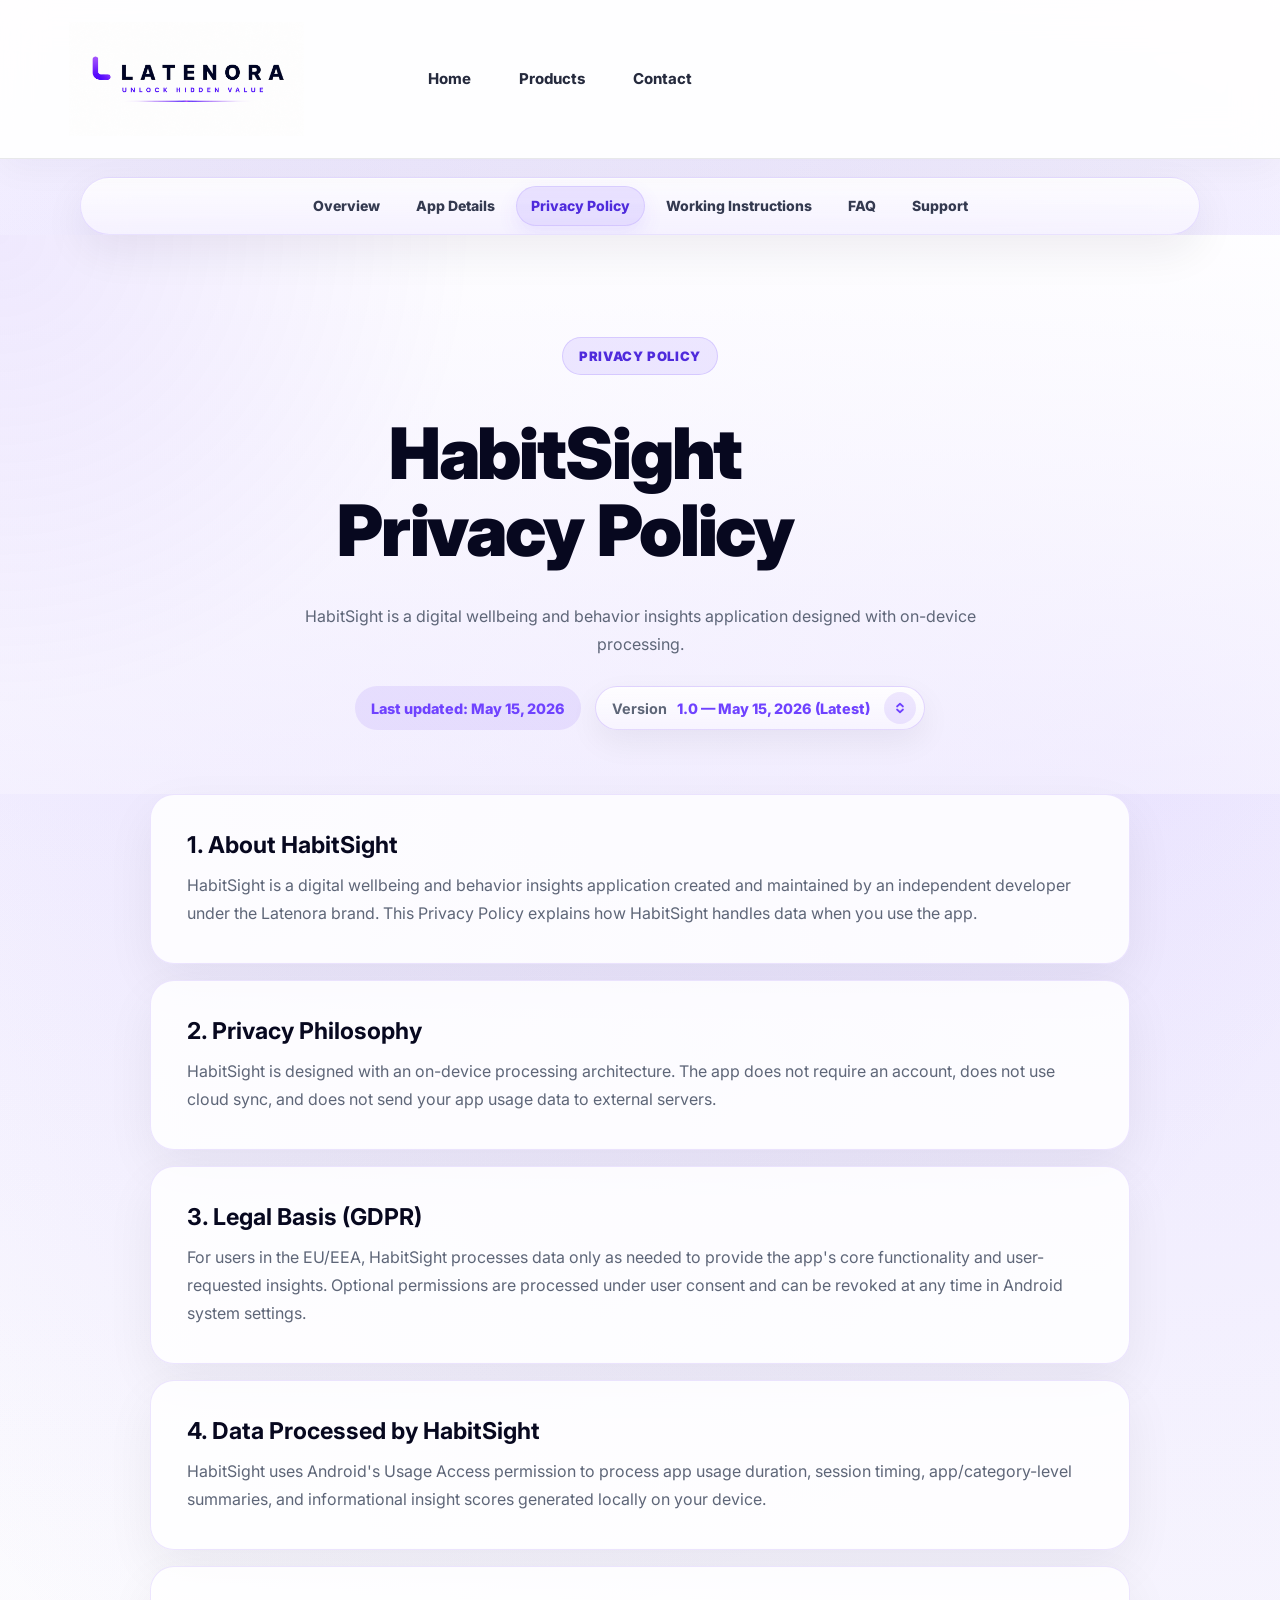
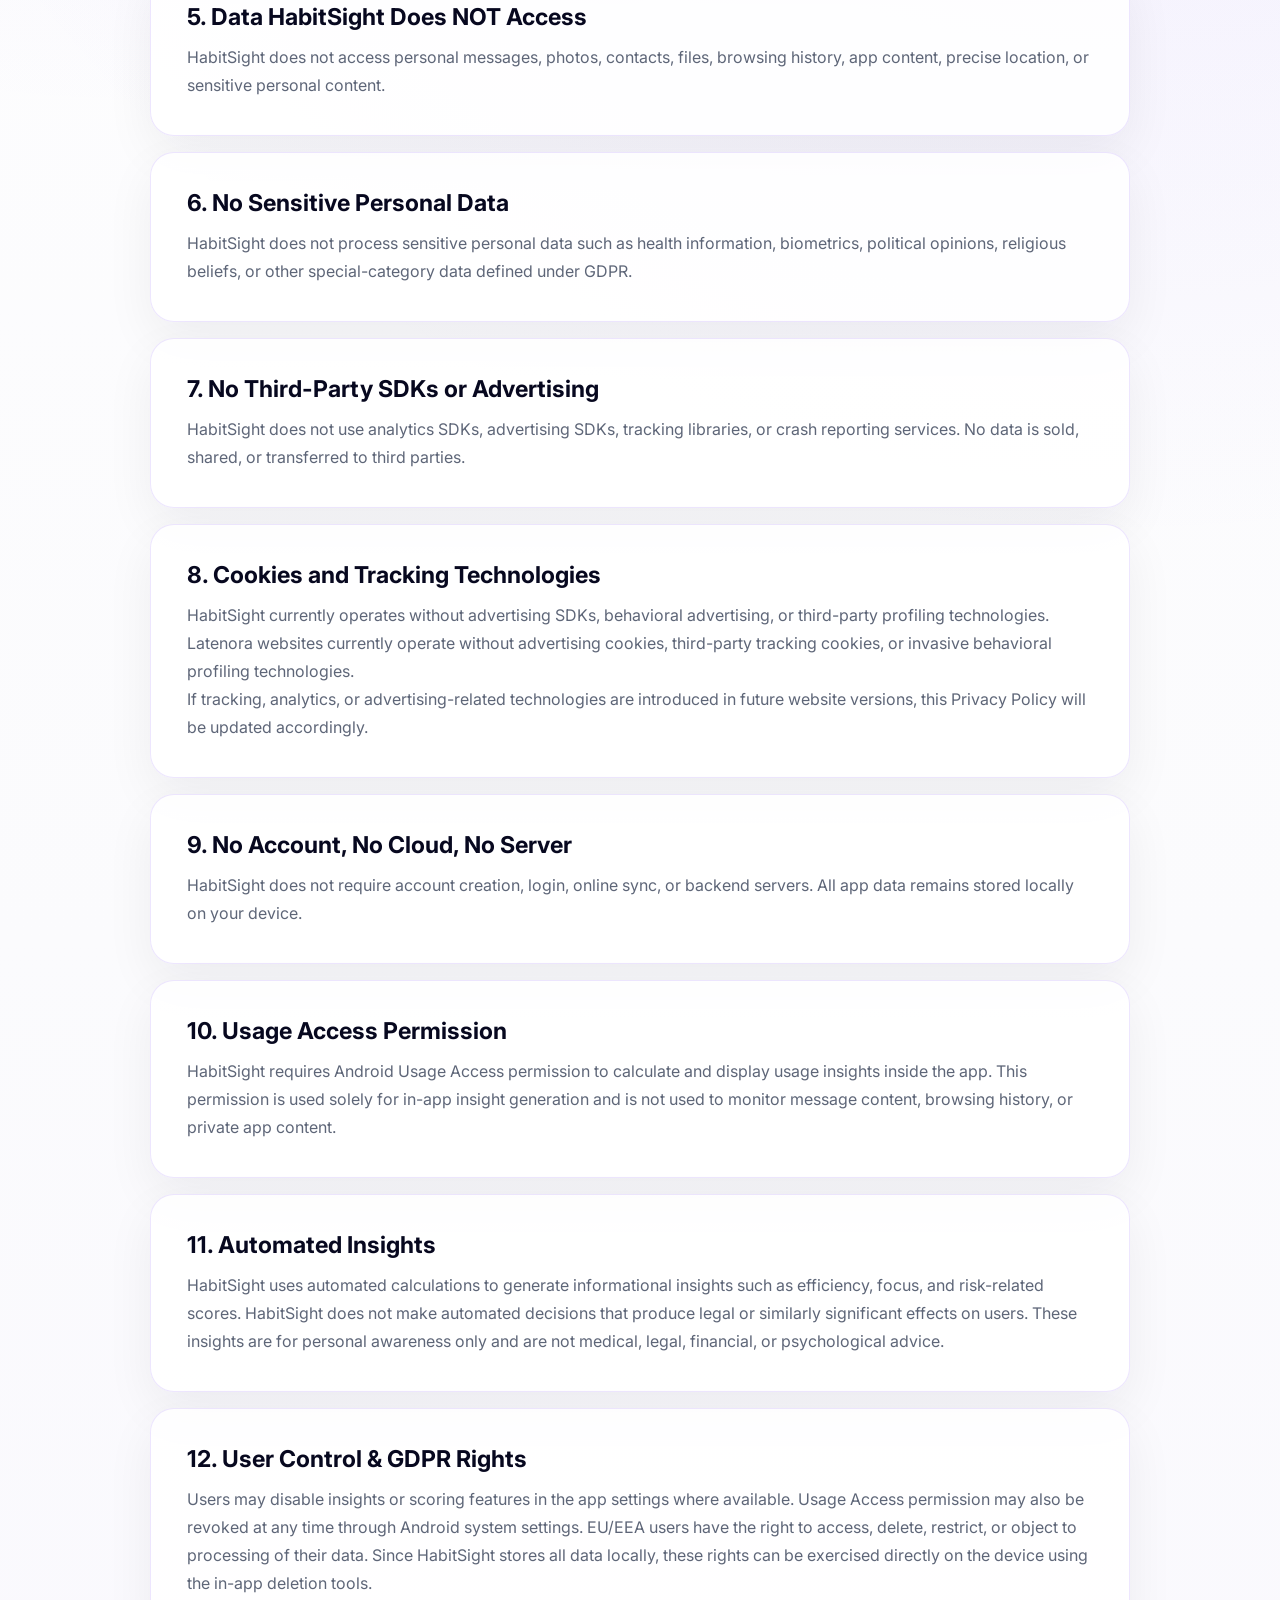
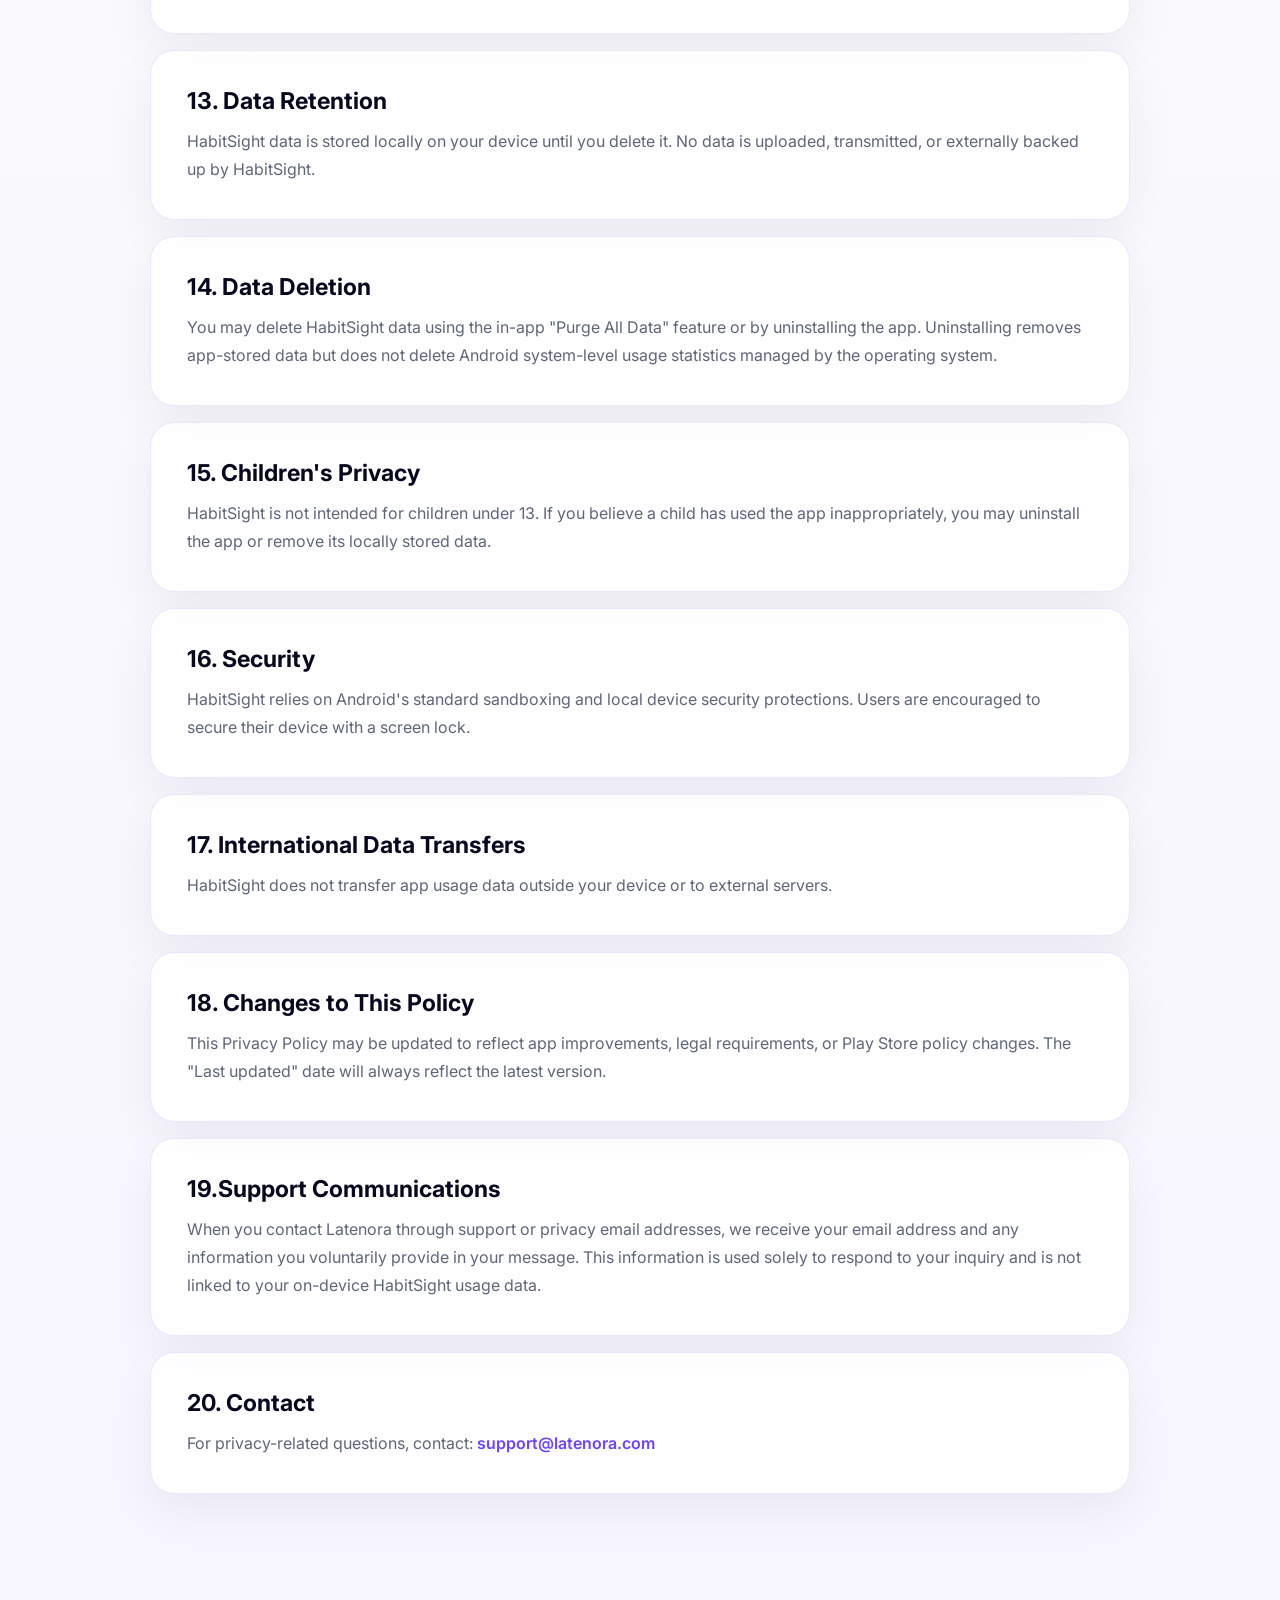
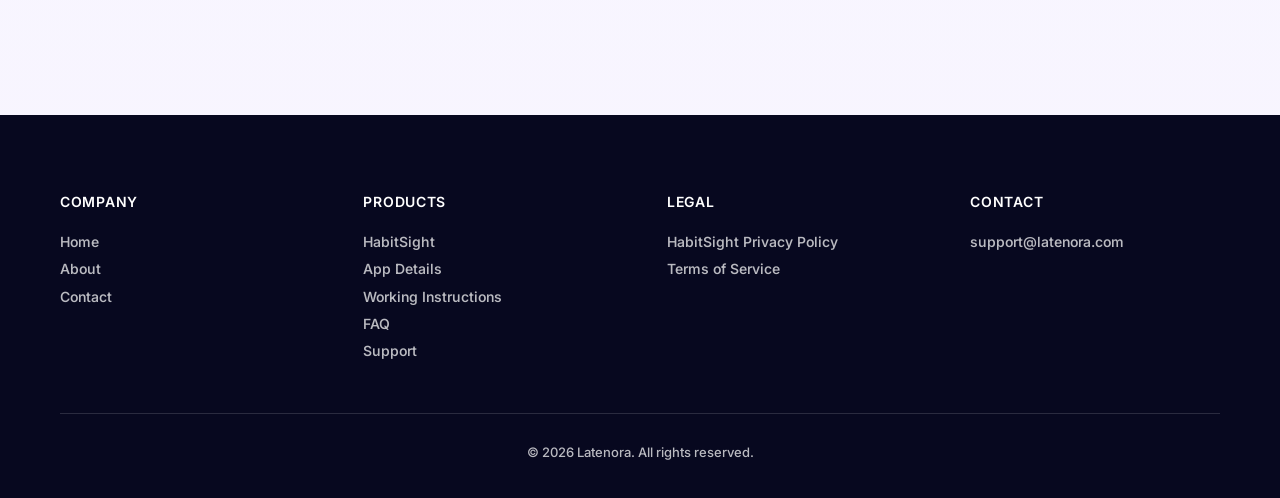
<file: privacy.html>
<!DOCTYPE html>
<html lang="en">
<head>
  <meta charset="UTF-8" />
  <meta name="viewport" content="width=device-width, initial-scale=1.0" />
  <title>HabitSight Privacy Policy | Latenora</title>
  <meta name="description" content="HabitSight Privacy Policy. Learn how we protect your data and maintain your privacy." />

  <link rel="preconnect" href="https://fonts.googleapis.com">
  <link rel="preconnect" href="https://fonts.gstatic.com" crossorigin>
  <link href="https://fonts.googleapis.com/css2?family=Inter:wght@400;500;600;700;800;900&display=swap" rel="stylesheet">

  <link rel="stylesheet" href="assets/css/variables.css">
  <link rel="stylesheet" href="assets/css/base.css">
  <link rel="stylesheet" href="assets/css/layout.css">
  <link rel="stylesheet" href="assets/css/components.css">
  <link rel="stylesheet" href="assets/css/pages.css">
</head>

<body>
  <header class="navbar">
    <a href="/" class="brand" aria-label="Latenora home">
      <img
        src="assets/images/global/latenora-footer-navbar.png"
        alt="Latenora"
        class="navbar-brand-image"
      />
    </a>

    <nav class="nav-links" aria-label="Main navigation">
      <a href="/">Home</a>
      <a href="products.html">Products</a>
      <a href="contact.html">Contact</a>
    </nav>
  </header>

  <nav class="product-nav" aria-label="HabitSight product navigation">
    <a href="habitsight.html" class="product-nav-link">Overview</a>
    <a href="app-details.html" class="product-nav-link">App Details</a>
    <a href="privacy.html" class="product-nav-link active" aria-current="page">Privacy Policy</a>
    <a href="instructions.html" class="product-nav-link">Working Instructions</a>
    <a href="faq.html" class="product-nav-link">FAQ</a>
    <a href="support.html" class="product-nav-link">Support</a>
  </nav>

  <main>
    <section class="policy-hero section">
      <div class="container policy-head">
        <p class="eyebrow">PRIVACY POLICY</p>
        <h1>HabitSight Privacy Policy</h1>
        <p class="policy-subtitle">
          HabitSight is a digital wellbeing and behavior insights application designed with on-device processing.
        </p>

        <div class="policy-meta-row">
          <span class="policy-meta">Last updated: May 15, 2026</span>
          <div class="policy-version-control">
            <button
              class="policy-version-toggle"
              type="button"
              aria-expanded="false"
              aria-haspopup="listbox"
              aria-controls="privacy-policy-version-menu"
            >
              <span class="policy-version-label">Version</span>
              <span class="policy-version-value">1.0 &mdash; May 15, 2026 (Latest)</span>
            </button>
            <div class="policy-version-menu" id="privacy-policy-version-menu" role="listbox">
              <button class="policy-version-option is-selected" type="button" role="option" aria-selected="true">
                <span>Version 1.0 &mdash; May 15, 2026 (Latest)</span>
              </button>
            </div>
          </div>
        </div>
      </div>
    </section>

    <section class="policy-content-section section">
      <div class="container policy-content">
        <article class="policy-section">
          <h2>1. About HabitSight</h2>
          <p>HabitSight is a digital wellbeing and behavior insights application created and maintained by an independent developer under the Latenora brand. This Privacy Policy explains how HabitSight handles data when you use the app.</p>
        </article>

        <article class="policy-section">
          <h2>2. Privacy Philosophy</h2>
          <p>HabitSight is designed with an on-device processing architecture. The app does not require an account, does not use cloud sync, and does not send your app usage data to external servers.</p>
        </article>

        <article class="policy-section">
          <h2>3. Legal Basis (GDPR)</h2>
          <p>For users in the EU/EEA, HabitSight processes data only as needed to provide the app's core functionality and user-requested insights. Optional permissions are processed under user consent and can be revoked at any time in Android system settings.</p>
        </article>

        <article class="policy-section">
          <h2>4. Data Processed by HabitSight</h2>
          <p>HabitSight uses Android's Usage Access permission to process app usage duration, session timing, app/category-level summaries, and informational insight scores generated locally on your device.</p>
        </article>

        <article class="policy-section">
          <h2>5. Data HabitSight Does NOT Access</h2>
          <p>HabitSight does not access personal messages, photos, contacts, files, browsing history, app content, precise location, or sensitive personal content.</p>
        </article>

        <article class="policy-section">
          <h2>6. No Sensitive Personal Data</h2>
          <p>HabitSight does not process sensitive personal data such as health information, biometrics, political opinions, religious beliefs, or other special-category data defined under GDPR.</p>
        </article>

        <article class="policy-section">
          <h2>7. No Third-Party SDKs or Advertising</h2>
          <p>HabitSight does not use analytics SDKs, advertising SDKs, tracking libraries, or crash reporting services. No data is sold, shared, or transferred to third parties.</p>
        </article>

        <article class="policy-section">
          <h2>8. Cookies and Tracking Technologies</h2>
          <p>HabitSight currently operates without advertising SDKs, behavioral advertising, or third-party profiling technologies.</p>
          <p>Latenora websites currently operate without advertising cookies, third-party tracking cookies, or invasive behavioral profiling technologies.</p>
          <p>If tracking, analytics, or advertising-related technologies are introduced in future website versions, this Privacy Policy will be updated accordingly.</p>
        </article>

        <article class="policy-section">
          <h2>9. No Account, No Cloud, No Server</h2>
          <p>HabitSight does not require account creation, login, online sync, or backend servers. All app data remains stored locally on your device.</p>
        </article>

        <article class="policy-section">
          <h2>10. Usage Access Permission</h2>
          <p>HabitSight requires Android Usage Access permission to calculate and display usage insights inside the app. This permission is used solely for in-app insight generation and is not used to monitor message content, browsing history, or private app content.</p>
        </article>

        <article class="policy-section">
          <h2>11. Automated Insights</h2>
          <p>HabitSight uses automated calculations to generate informational insights such as efficiency, focus, and risk-related scores. HabitSight does not make automated decisions that produce legal or similarly significant effects on users. These insights are for personal awareness only and are not medical, legal, financial, or psychological advice.</p>
        </article>

        <article class="policy-section">
          <h2>12. User Control & GDPR Rights</h2>
          <p>Users may disable insights or scoring features in the app settings where available. Usage Access permission may also be revoked at any time through Android system settings. EU/EEA users have the right to access, delete, restrict, or object to processing of their data. Since HabitSight stores all data locally, these rights can be exercised directly on the device using the in-app deletion tools.</p>
        </article>

        <article class="policy-section">
          <h2>13. Data Retention</h2>
          <p>HabitSight data is stored locally on your device until you delete it. No data is uploaded, transmitted, or externally backed up by HabitSight.</p>
        </article>

        <article class="policy-section">
          <h2>14. Data Deletion</h2>
          <p>You may delete HabitSight data using the in-app "Purge All Data" feature or by uninstalling the app. Uninstalling removes app-stored data but does not delete Android system-level usage statistics managed by the operating system.</p>
        </article>

        <article class="policy-section">
          <h2>15. Children's Privacy</h2>
          <p>HabitSight is not intended for children under 13. If you believe a child has used the app inappropriately, you may uninstall the app or remove its locally stored data.</p>
        </article>

        <article class="policy-section">
          <h2>16. Security</h2>
          <p>HabitSight relies on Android's standard sandboxing and local device security protections. Users are encouraged to secure their device with a screen lock.</p>
        </article>

        <article class="policy-section">
          <h2>17. International Data Transfers</h2>
          <p>HabitSight does not transfer app usage data outside your device or to external servers.</p>
        </article>

        <article class="policy-section">
          <h2>18. Changes to This Policy</h2>
          <p>This Privacy Policy may be updated to reflect app improvements, legal requirements, or Play Store policy changes. The "Last updated" date will always reflect the latest version.</p>
        </article>

        <article class="policy-section">
          <h2>19.Support Communications</h2>
          <p>When you contact Latenora through support or privacy email addresses, we receive your email address and any information you voluntarily provide in your message. This information is used solely to respond to your inquiry and is not linked to your on-device HabitSight usage data.</p>
        </article>

        <article class="policy-section">
          <h2>20. Contact</h2>
          <p>For privacy-related questions, contact: <a href="mailto:support@latenora.com">support@latenora.com</a></p>
        </article>
      </div>
    </section>
  </main>

  <footer class="footer">
    <div class="container">
      <div class="footer-grid">
        <div>
          <h4>Company</h4>
          <a href="/">Home</a>
          <a href="/#about-latenora">About</a>
          <a href="contact.html">Contact</a>
        </div>

        <div>
          <h4>Products</h4>
          <a href="habitsight.html">HabitSight</a>
          <a href="app-details.html">App Details</a>
          <a href="instructions.html">Working Instructions</a>
          <a href="faq.html">FAQ</a>
          <a href="support.html">Support</a>
        </div>

        <div>
          <h4>Legal</h4>
          <a href="privacy.html">HabitSight Privacy Policy</a>
          <a href="terms.html">Terms of Service</a>
        </div>

        <div>
          <h4>Contact</h4>
          <a href="mailto:support@latenora.com">support@latenora.com</a>
        </div>
      </div>

      <div class="footer-bottom">
        <div>&copy; 2026 Latenora. All rights reserved.</div>
      </div>
    </div>
  </footer>
  <script src="assets/js/main.js"></script>
</body>
</html>
</file>
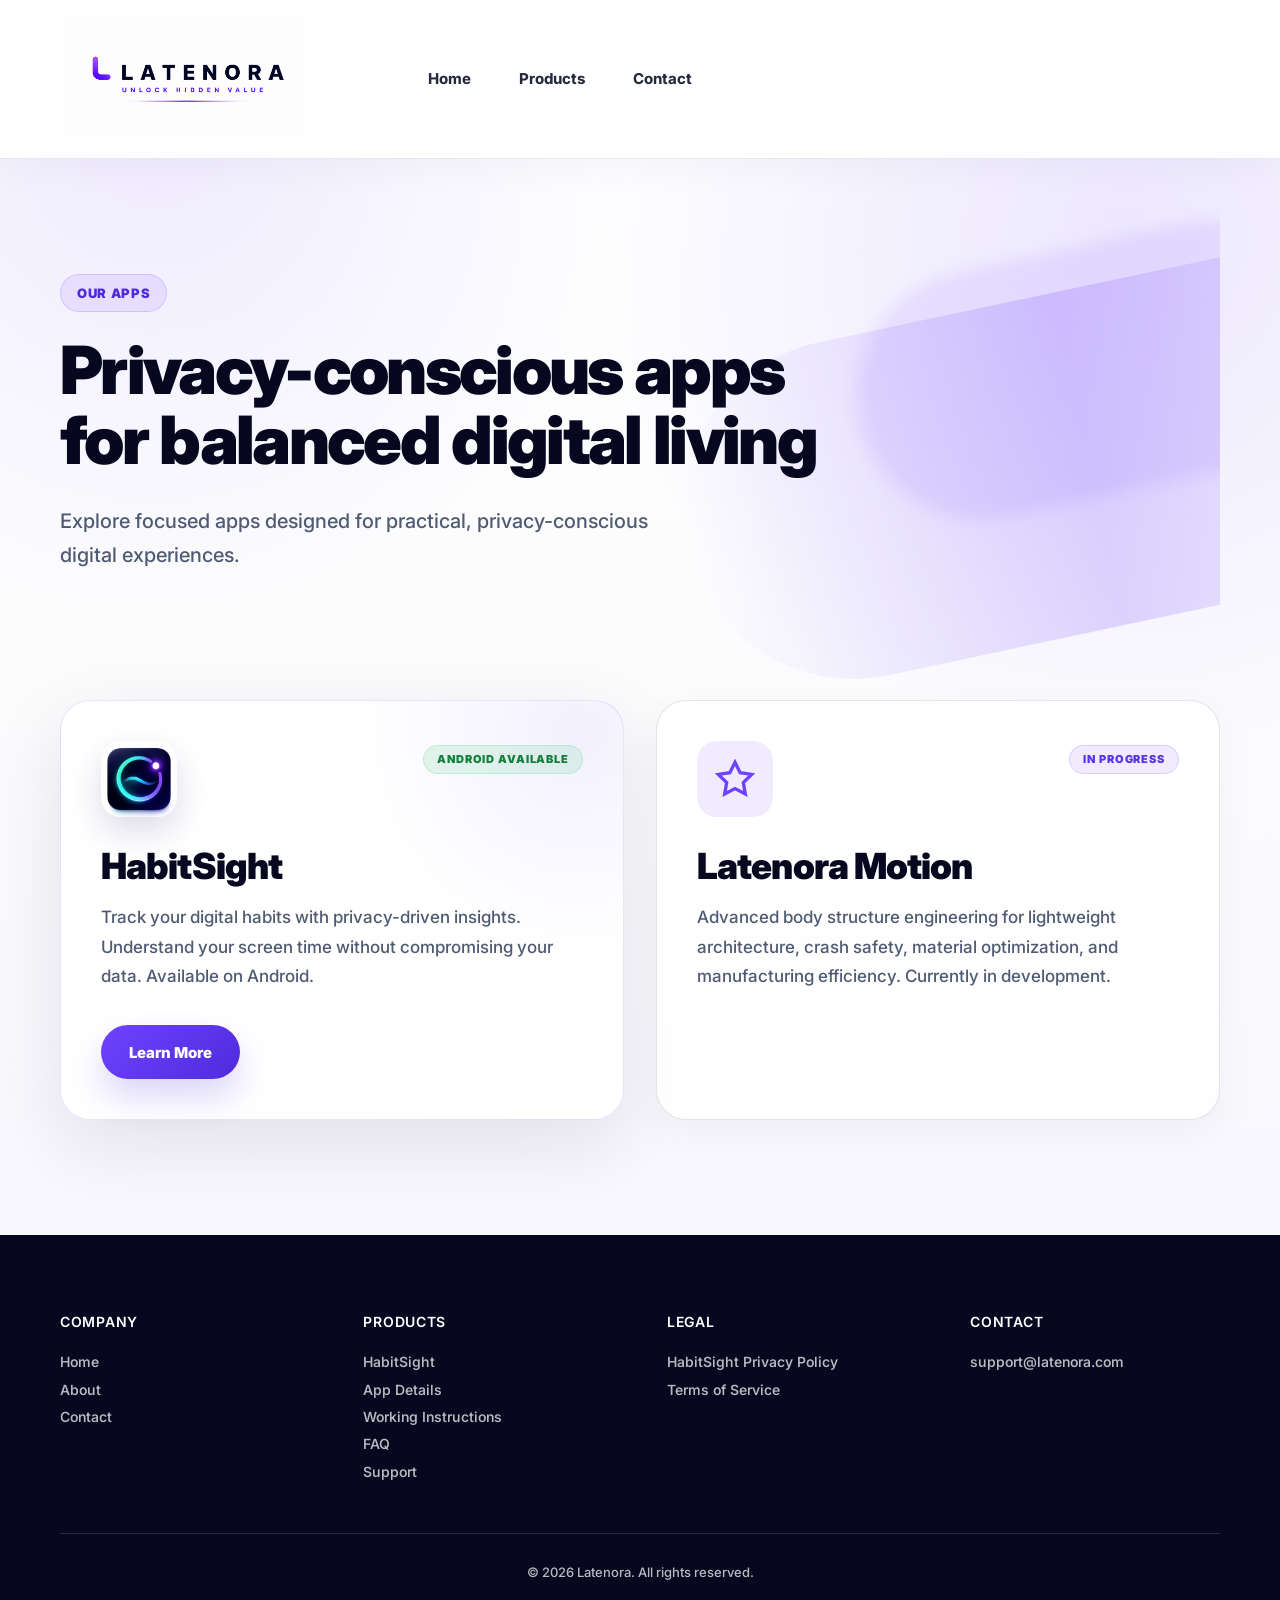
<file: products.html>
<!DOCTYPE html>
<html lang="en">
<head>
  <meta charset="UTF-8" />
  <meta name="viewport" content="width=device-width, initial-scale=1.0" />
  <title>Products | Latenora</title>
  <meta name="description" content="Explore Latenora's privacy-driven apps and in-development product concepts, built with privacy-conscious design." />

  <link rel="preconnect" href="https://fonts.googleapis.com">
  <link rel="preconnect" href="https://fonts.gstatic.com" crossorigin>
  <link href="https://fonts.googleapis.com/css2?family=Inter:wght@400;500;600;700;800;900&display=swap" rel="stylesheet">

  <link rel="stylesheet" href="assets/css/variables.css">
  <link rel="stylesheet" href="assets/css/base.css">
  <link rel="stylesheet" href="assets/css/layout.css">
  <link rel="stylesheet" href="assets/css/components.css">
  <link rel="stylesheet" href="assets/css/pages.css">

  <style>
    .products-page .hero {
      width: min(1160px, calc(100% - 44px));
      margin: 0 auto;
      min-height: 470px;
      padding: clamp(72px, 9vw, 118px) 0 clamp(56px, 7vw, 86px);
      display: flex;
      align-items: center;
      position: relative;
      overflow: hidden;
    }

    .products-page .hero::before {
      content: "";
      position: absolute;
      right: min(-120px, -8vw);
      top: 86px;
      width: clamp(260px, 38vw, 520px);
      height: clamp(140px, 20vw, 250px);
      border-radius: 999px;
      background: rgba(111, 66, 255, 0.10);
      filter: blur(8px);
      transform: rotate(-12deg);
      pointer-events: none;
    }

    .products-page .hero-copy {
      position: relative;
      z-index: 1;
      max-width: 760px;
    }

    .products-page .hero .eyebrow {
      margin-bottom: 24px;
    }

    .products-page .hero h1 {
      max-width: 820px;
      font-size: clamp(42px, 5.2vw, 72px);
      line-height: 1.05;
      letter-spacing: -0.04em;
      margin-bottom: 28px;
    }

    .products-page .hero h1 span {
      color: inherit;
    }

    .products-page .lead {
      max-width: 660px;
      font-size: clamp(18px, 1.6vw, 20px);
      line-height: 1.72;
      color: #4f5b73;
      font-weight: 500;
    }

    .products-page .products-section {
      padding: 0 0 clamp(76px, 9vw, 118px);
    }

    .products-page .products-grid {
      display: grid;
      grid-template-columns: repeat(2, minmax(0, 1fr));
      gap: 32px;
      align-items: stretch;
      margin-top: 0;
    }

    .products-page .product-card {
      min-height: 100%;
      display: flex;
      flex-direction: column;
      padding: 40px;
      border-radius: 30px;
      background: rgba(255, 255, 255, 0.92);
      border: 1px solid rgba(15, 23, 42, 0.11);
      box-shadow: 0 18px 48px rgba(15, 23, 42, 0.055);
      transition: transform 220ms cubic-bezier(.2,.8,.2,1), box-shadow 220ms cubic-bezier(.2,.8,.2,1), border-color 220ms cubic-bezier(.2,.8,.2,1);
    }

    .products-page .product-card:hover {
      transform: translateY(-3px);
      border-color: rgba(111, 66, 255, 0.18);
      box-shadow: 0 24px 68px rgba(24, 18, 61, 0.09);
    }

    .products-page .product-card-primary {
      background:
        radial-gradient(circle at 92% 8%, rgba(111, 66, 255, 0.08), transparent 34%),
        rgba(255, 255, 255, 0.94);
      border-color: rgba(111, 66, 255, 0.15);
      box-shadow: 0 26px 78px rgba(24, 18, 61, 0.10);
    }

    .products-page .product-card-secondary {
      background: rgba(255, 255, 255, 0.82);
      box-shadow: 0 14px 40px rgba(15, 23, 42, 0.045);
    }

    .products-page .product-header {
      display: flex;
      align-items: flex-start;
      justify-content: space-between;
      gap: 20px;
      margin-bottom: 30px;
    }

    .products-page .product-icon,
    .products-page .product-icon-placeholder {
      width: 76px;
      height: 76px;
      border-radius: 20px;
      flex: 0 0 auto;
      box-shadow: 0 14px 32px rgba(42, 31, 110, 0.16);
    }

    .products-page .product-icon-placeholder {
      background: #f0ebff;
      color: #6f42ff;
      box-shadow: none;
    }

    .products-page .product-badge {
      margin-top: 4px;
      padding: 8px 13px;
      border-radius: 999px;
      font-size: 11px;
      line-height: 1;
      font-weight: 900;
      letter-spacing: 0.08em;
      white-space: nowrap;
    }

    .products-page .product-badge.product-badge-android {
      background: rgba(34, 197, 94, 0.12);
      color: #15803d;
      border: 1px solid rgba(34, 197, 94, 0.16);
    }

    .products-page .product-badge.product-badge-progress {
      background: rgba(111, 66, 255, 0.10);
      color: #5b35ee;
      border: 1px solid rgba(111, 66, 255, 0.16);
    }

    .products-page .product-card h3 {
      font-size: clamp(28px, 3vw, 36px);
      line-height: 1.06;
      letter-spacing: -0.025em;
      margin-bottom: 18px;
      color: #07081f;
    }

    .products-page .product-card p {
      color: #4f5b73;
      font-size: 17px;
      line-height: 1.72;
      font-weight: 500;
      margin-bottom: 34px;
    }

    .products-page .product-card .btn-primary {
      align-self: flex-start;
      margin-top: auto;
      min-height: 54px;
      padding: 0 28px;
      border-radius: 999px;
      background: linear-gradient(135deg, #6f42ff, #4f2bdc);
      box-shadow: 0 18px 34px rgba(79, 43, 220, 0.20);
    }

    .products-page .product-card .btn-primary:hover {
      transform: translateY(-2px);
      box-shadow: 0 22px 44px rgba(79, 43, 220, 0.25);
    }

    @media (max-width: 900px) {
      .products-page .hero {
        min-height: auto;
      }

      .products-page .products-grid {
        grid-template-columns: 1fr;
      }
    }

    @media (max-width: 560px) {
      .products-page .hero,
      .products-page .container {
        width: min(100% - 28px, 1160px);
      }

      .products-page .hero {
        padding-top: 58px;
        padding-bottom: 46px;
      }

      .products-page .hero h1 {
        font-size: 42px;
      }

      .products-page .product-card {
        padding: 28px;
        border-radius: 26px;
      }

      .products-page .product-header {
        flex-direction: column;
        align-items: flex-start;
      }

      .products-page .product-card .btn-primary {
        width: 100%;
      }
    }
  </style>
</head>

<body class="products-page">
  <header class="navbar">
    <a href="/" class="brand" aria-label="Latenora home">
      <img
        src="assets/images/global/latenora-footer-navbar.png"
        alt="Latenora"
        class="navbar-brand-image"
      />
    </a>

    <nav class="nav-links" aria-label="Main navigation">
      <a href="/">Home</a>
      <a href="products.html">Products</a>
      <a href="contact.html">Contact</a>
    </nav>
  </header>

  <main>
    <section class="hero">
      <div class="hero-copy">
        <div class="eyebrow">OUR APPS</div>
        <h1>Privacy-conscious apps for balanced digital living</h1>
        <p class="lead">Explore focused apps designed for practical, privacy-conscious digital experiences.</p>
      </div>
    </section>

    <section class="products-section">
      <div class="container">
        <div class="products-grid">
          <div class="product-card product-card-primary">
            <div class="product-header">
              <img src="assets/images/habitsight/habitsight-app-icon.png" alt="HabitSight icon" class="product-icon" />
              <div class="product-badge product-badge-android">ANDROID AVAILABLE</div>
            </div>
            <h3>HabitSight</h3>
            <p>Track your digital habits with privacy-driven insights. Understand your screen time without compromising your data. Available on Android.</p>
            <a href="habitsight.html" class="btn-primary">Learn More</a>
          </div>

          <div class="product-card product-card-secondary">
            <div class="product-header">
              <div class="product-icon-placeholder">
                <svg viewBox="0 0 24 24" fill="none" stroke="currentColor" stroke-width="2">
                  <path d="M12 2l3.09 6.26L22 9.27l-5 4.87 1.18 6.88L12 17.77l-6.18 3.25L7 14.14 2 9.27l6.91-1.01L12 2z"/>
                </svg>
              </div>
              <div class="product-badge product-badge-progress">IN PROGRESS</div>
            </div>
            <h3>Latenora Motion</h3>
            <p>Advanced body structure engineering for lightweight architecture, crash safety, material optimization, and manufacturing efficiency. Currently in development.</p>
          </div>
        </div>
      </div>
    </section>
  </main>

  <footer class="footer">
    <div class="container">
      <div class="footer-grid">
        <div>
          <h4>Company</h4>
          <a href="/">Home</a>
          <a href="/#about-latenora">About</a>
          <a href="contact.html">Contact</a>
        </div>

        <div>
          <h4>Products</h4>
          <a href="habitsight.html">HabitSight</a>
          <a href="app-details.html">App Details</a>
          <a href="instructions.html">Working Instructions</a>
          <a href="faq.html">FAQ</a>
          <a href="support.html">Support</a>
        </div>

        <div>
          <h4>Legal</h4>
          <a href="privacy.html">HabitSight Privacy Policy</a>
          <a href="terms.html">Terms of Service</a>
        </div>

        <div>
          <h4>Contact</h4>
          <a href="mailto:support@latenora.com">support@latenora.com</a>
        </div>
      </div>

      <div class="footer-bottom">
        <div>&copy; 2026 Latenora. All rights reserved.</div>
      </div>
    </div>
  </footer>
  <script src="assets/js/main.js"></script>
</body>
</html>
</file>
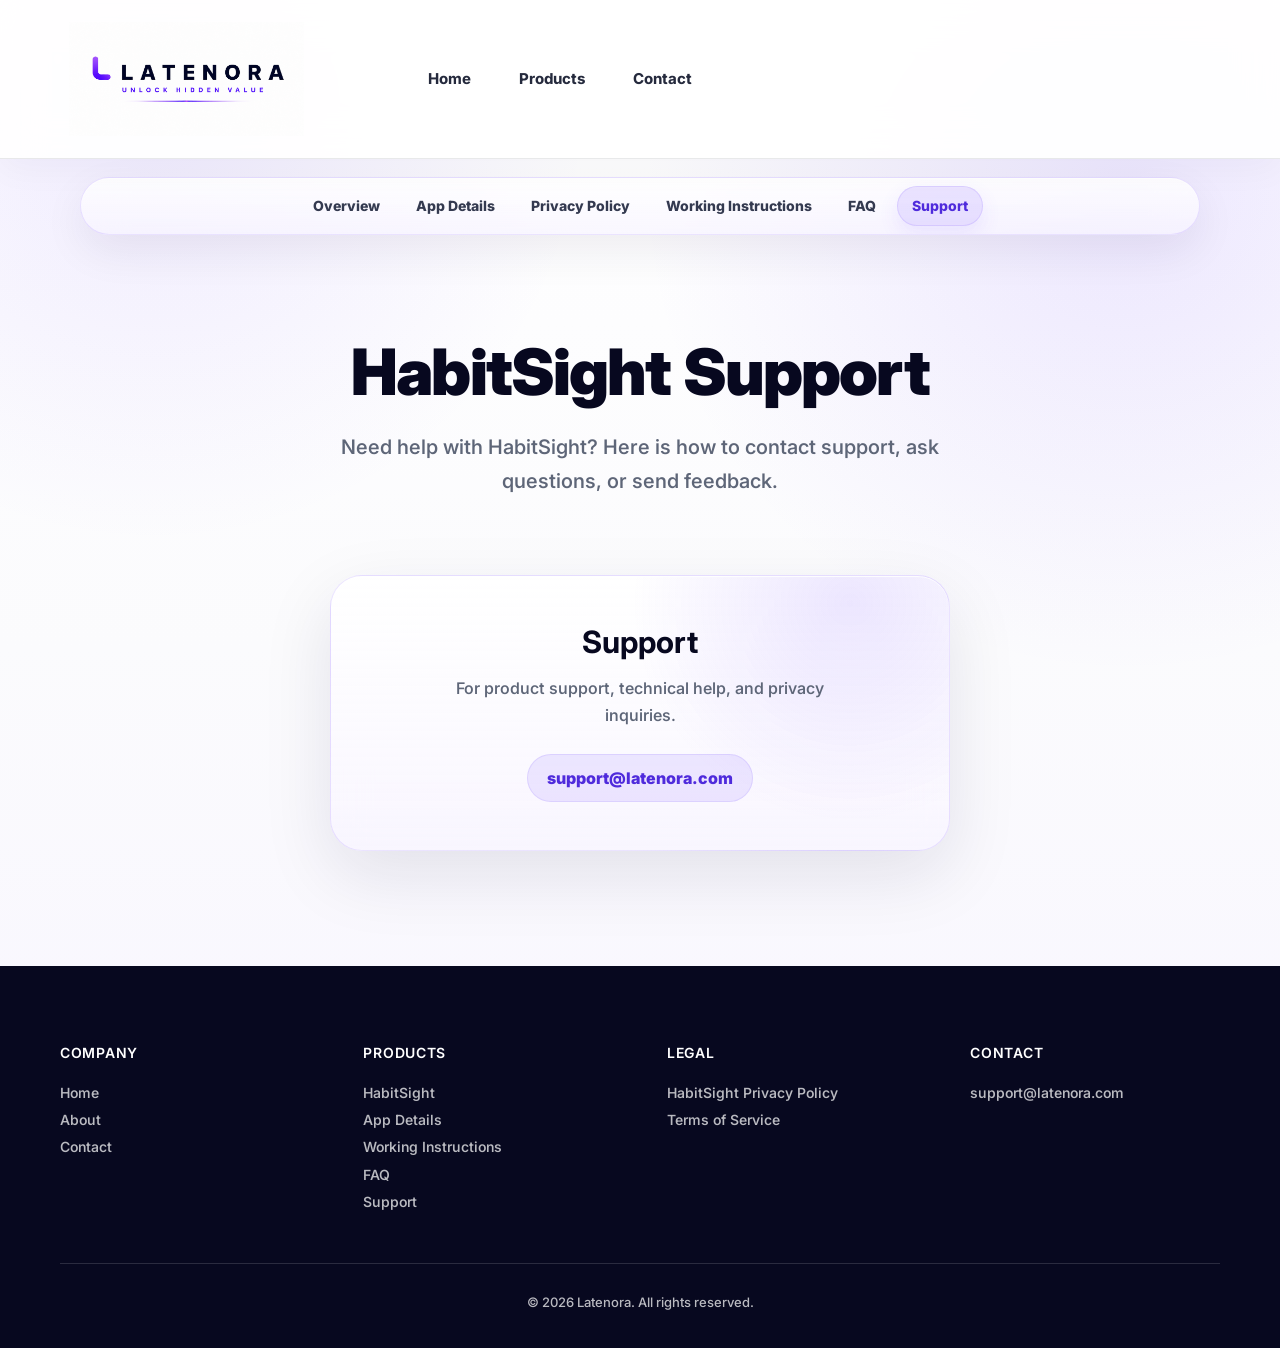
<file: support.html>
<!DOCTYPE html>
<html lang="en">
<head>
  <meta charset="UTF-8" />
  <meta name="viewport" content="width=device-width, initial-scale=1.0" />
  <title>HabitSight Support | Latenora</title>
  <meta name="description" content="Support and contact information for HabitSight users and Latenora customers." />

  <link rel="preconnect" href="https://fonts.googleapis.com">
  <link rel="preconnect" href="https://fonts.gstatic.com" crossorigin>
  <link href="https://fonts.googleapis.com/css2?family=Inter:wght@400;500;600;700;800;900&display=swap" rel="stylesheet">

  <link rel="stylesheet" href="assets/css/variables.css">
  <link rel="stylesheet" href="assets/css/base.css">
  <link rel="stylesheet" href="assets/css/layout.css">
  <link rel="stylesheet" href="assets/css/components.css">
  <link rel="stylesheet" href="assets/css/pages.css">
</head>
<body>
  <header class="navbar">
    <a href="/" class="brand" aria-label="Latenora home">
      <img
        src="assets/images/global/latenora-footer-navbar.png"
        alt="Latenora"
        class="navbar-brand-image"
      />
    </a>
    <nav class="nav-links" aria-label="Main navigation">
      <a href="/">Home</a>
      <a href="products.html">Products</a>
      <a href="contact.html">Contact</a>
    </nav>
  </header>

  <nav class="product-nav" aria-label="HabitSight product navigation">
    <a href="habitsight.html" class="product-nav-link">Overview</a>
    <a href="app-details.html" class="product-nav-link">App Details</a>
    <a href="privacy.html" class="product-nav-link">Privacy Policy</a>
    <a href="instructions.html" class="product-nav-link">Working Instructions</a>
    <a href="faq.html" class="product-nav-link">FAQ</a>
    <a href="support.html" class="product-nav-link active" aria-current="page">Support</a>
  </nav>

  <main>
    <section class="section container support-section">
      <div class="section-head">
        <h1>HabitSight Support</h1>
        <p>Need help with HabitSight? Here is how to contact support, ask questions, or send feedback.</p>
      </div>

      <div class="contact-grid">
        <article class="contact-card">
          <h3>Support</h3>
          <p>For product support, technical help, and privacy inquiries.</p>
          <a href="mailto:support@latenora.com">support@latenora.com</a>
        </article>
      </div>
    </section>
  </main>

  <footer class="footer">
    <div class="container">
      <div class="footer-grid">
        <div>
          <h4>Company</h4>
          <a href="/">Home</a>
          <a href="/#about-latenora">About</a>
          <a href="contact.html">Contact</a>
        </div>

        <div>
          <h4>Products</h4>
          <a href="habitsight.html">HabitSight</a>
          <a href="app-details.html">App Details</a>
          <a href="instructions.html">Working Instructions</a>
          <a href="faq.html">FAQ</a>
          <a href="support.html">Support</a>
        </div>

        <div>
          <h4>Legal</h4>
          <a href="privacy.html">HabitSight Privacy Policy</a>
          <a href="terms.html">Terms of Service</a>
        </div>

        <div>
          <h4>Contact</h4>
          <a href="mailto:support@latenora.com">support@latenora.com</a>
        </div>
      </div>

      <div class="footer-bottom">
        <div>&copy; 2026 Latenora. All rights reserved.</div>
      </div>
    </div>
  </footer>
  <script src="assets/js/main.js"></script>
</body>
</html>
</file>
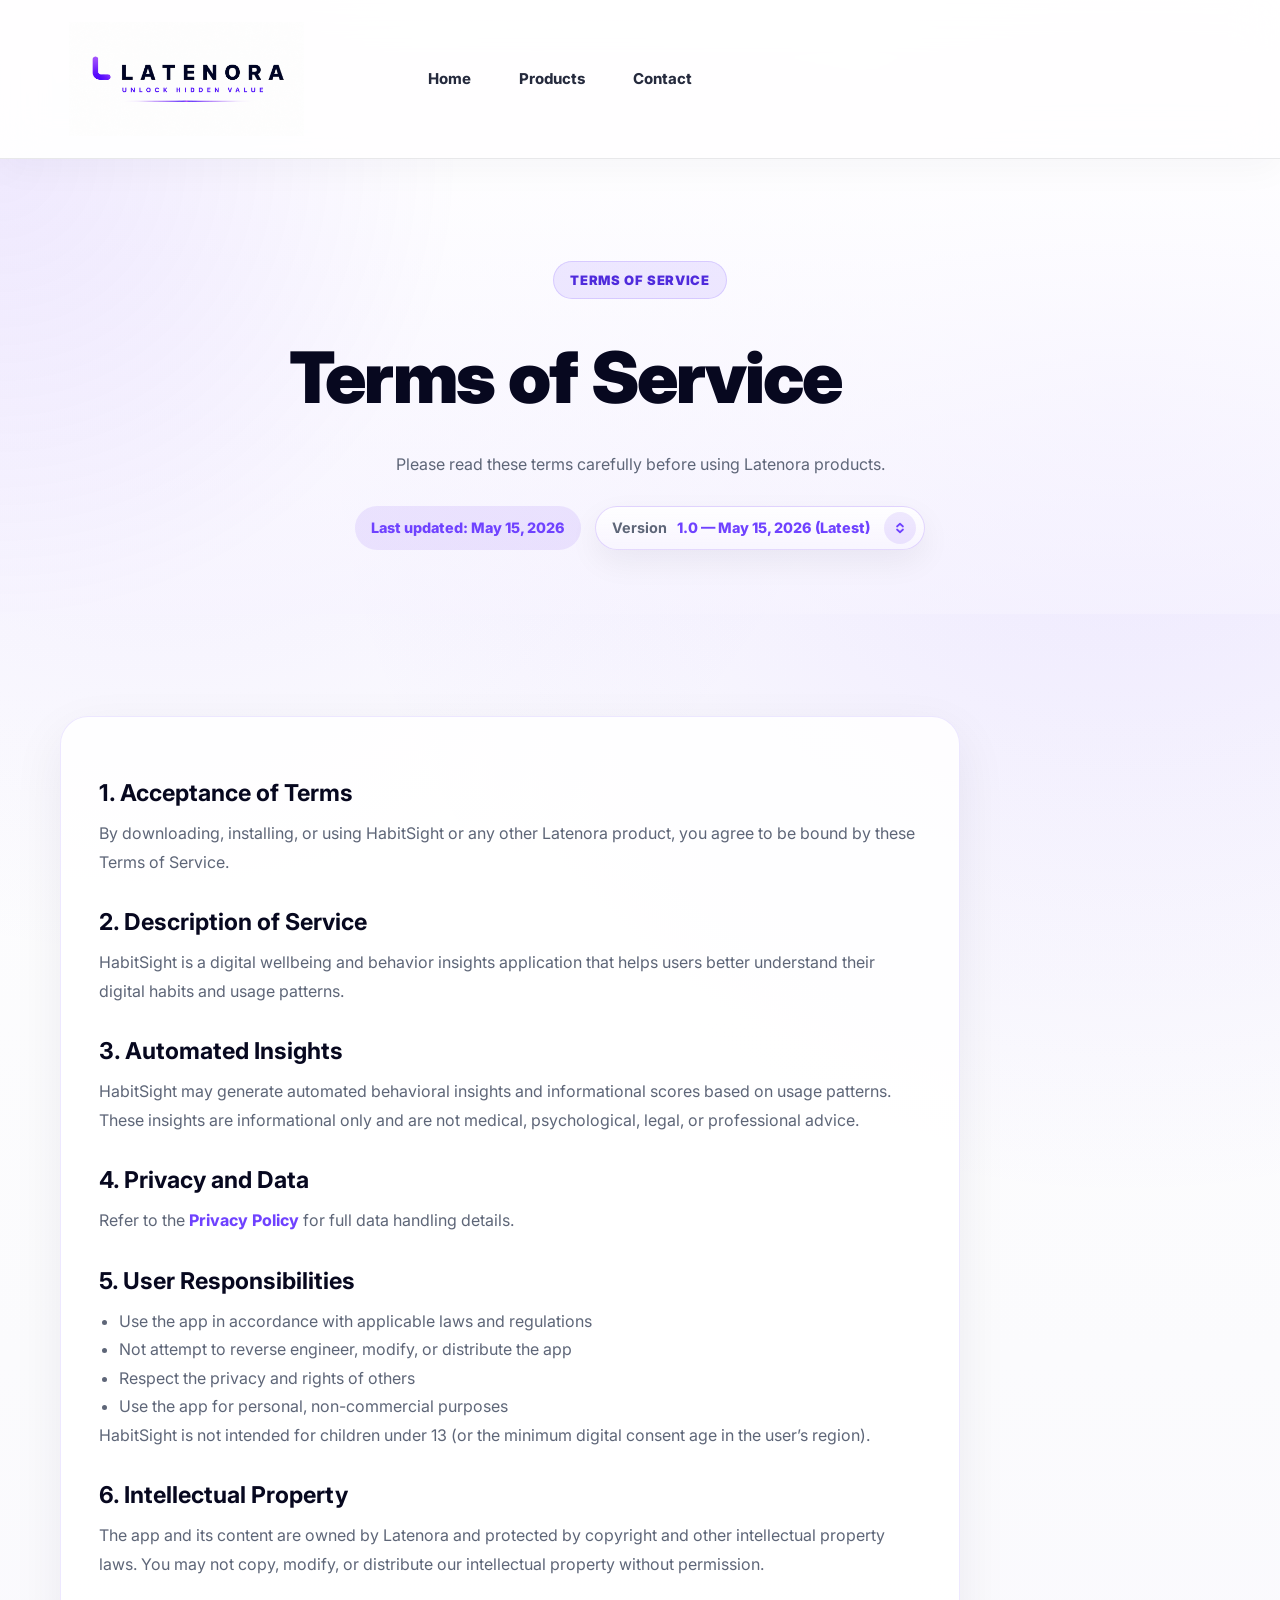
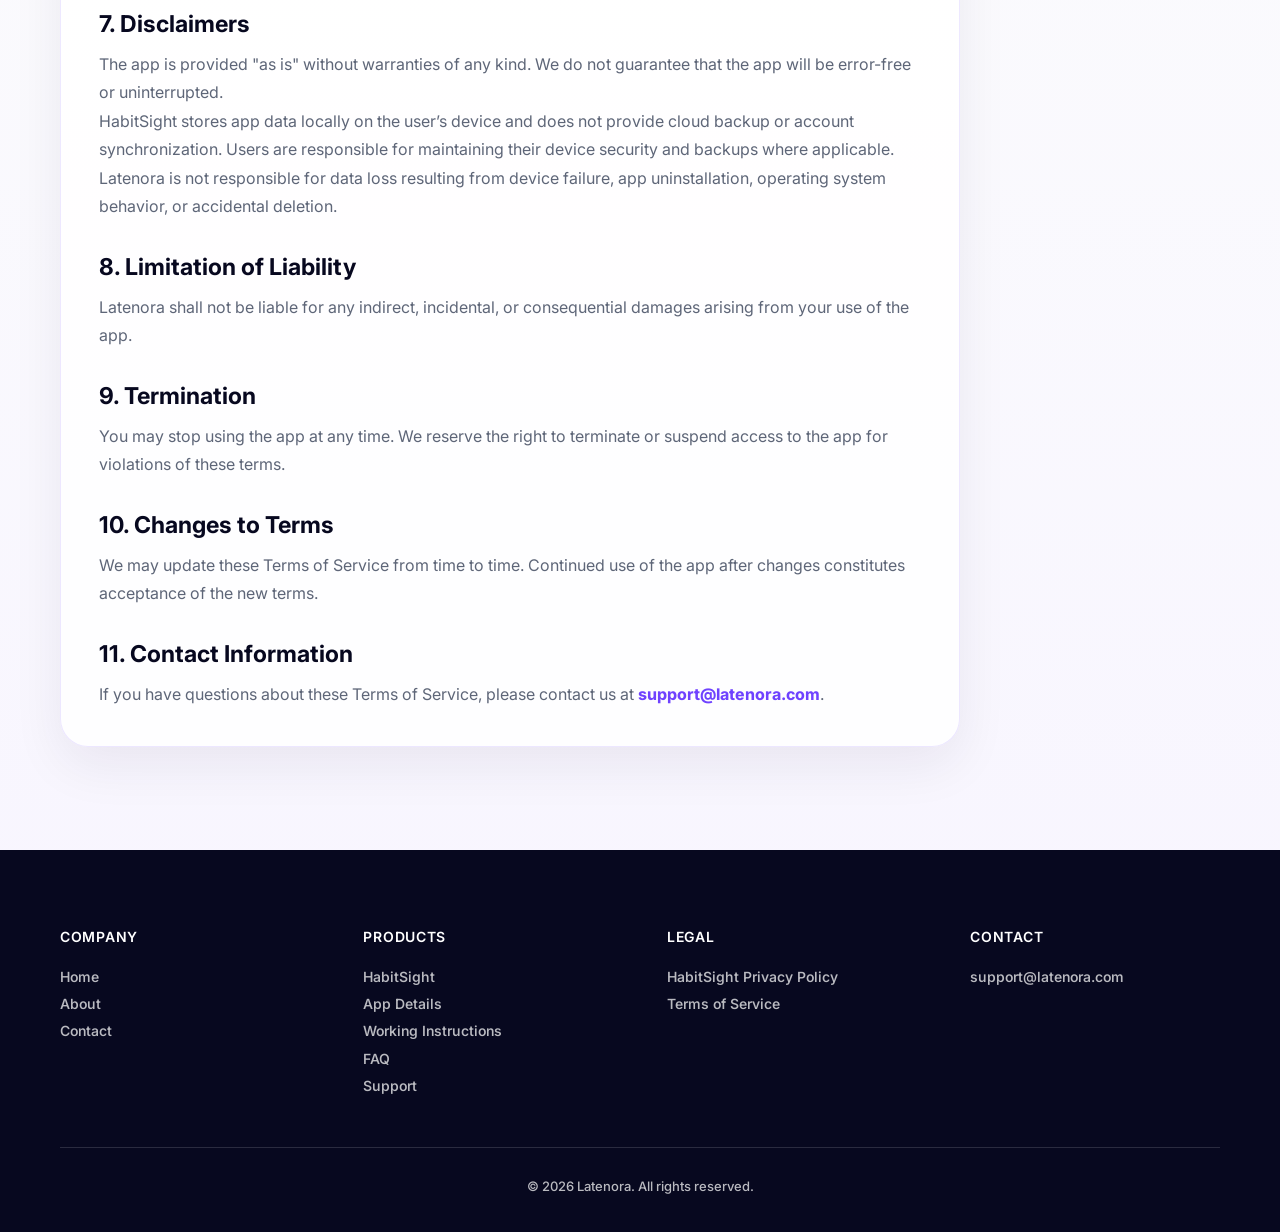
<file: terms.html>
<!DOCTYPE html>
<html lang="en">
<head>
  <meta charset="UTF-8" />
  <meta name="viewport" content="width=device-width, initial-scale=1.0" />
  <title>Terms of Service | Latenora</title>
  <meta name="description" content="Terms of Service for Latenora products including HabitSight." />

  <link rel="preconnect" href="https://fonts.googleapis.com">
  <link rel="preconnect" href="https://fonts.gstatic.com" crossorigin>
  <link href="https://fonts.googleapis.com/css2?family=Inter:wght@400;500;600;700;800;900&display=swap" rel="stylesheet">

  <link rel="stylesheet" href="assets/css/variables.css">
  <link rel="stylesheet" href="assets/css/base.css">
  <link rel="stylesheet" href="assets/css/layout.css">
  <link rel="stylesheet" href="assets/css/components.css">
  <link rel="stylesheet" href="assets/css/pages.css">
</head>

<body>
  <header class="navbar">
    <a href="/" class="brand" aria-label="Latenora home">
      <img
        src="assets/images/global/latenora-footer-navbar.png"
        alt="Latenora"
        class="navbar-brand-image"
      />
    </a>

    <nav class="nav-links" aria-label="Main navigation">
      <a href="/">Home</a>
      <a href="products.html">Products</a>
      <a href="contact.html">Contact</a>
    </nav>
  </header>

  <main>
    <section class="policy-hero section">
      <div class="container policy-head">
        <p class="eyebrow">TERMS OF SERVICE</p>
        <h1>Terms of Service</h1>
        <p class="policy-subtitle">
          Please read these terms carefully before using Latenora products.
        </p>

        <div class="policy-meta-row">
          <span class="policy-meta">Last updated: May 15, 2026</span>
          <div class="policy-version-control">
            <button
              class="policy-version-toggle"
              type="button"
              aria-expanded="false"
              aria-haspopup="listbox"
              aria-controls="terms-version-menu"
            >
              <span class="policy-version-label">Version</span>
              <span class="policy-version-value">1.0 &mdash; May 15, 2026 (Latest)</span>
            </button>
            <div class="policy-version-menu" id="terms-version-menu" role="listbox">
              <button class="policy-version-option is-selected" type="button" role="option" aria-selected="true">
                <span>Version 1.0 &mdash; May 15, 2026 (Latest)</span>
              </button>
            </div>
          </div>
        </div>
      </div>
    </section>

    <section class="section container">
      <div class="terms-content">
        <h2>1. Acceptance of Terms</h2>
        <p>By downloading, installing, or using HabitSight or any other Latenora product, you agree to be bound by these Terms of Service.</p>

        <h2>2. Description of Service</h2>
        <p>HabitSight is a digital wellbeing and behavior insights application that helps users better understand their digital habits and usage patterns.</p>

        <h2>3. Automated Insights</h2>
        <p>HabitSight may generate automated behavioral insights and informational scores based on usage patterns. These insights are informational only and are not medical, psychological, legal, or professional advice.</p>

        <h2>4. Privacy and Data</h2>
        <p>Refer to the <a href="privacy.html">Privacy Policy</a> for full data handling details.</p>

        <h2>5. User Responsibilities</h2>
        <ul>
          <li>Use the app in accordance with applicable laws and regulations</li>
          <li>Not attempt to reverse engineer, modify, or distribute the app</li>
          <li>Respect the privacy and rights of others</li>
          <li>Use the app for personal, non-commercial purposes</li>
        </ul>
        <p>HabitSight is not intended for children under 13 (or the minimum digital consent age in the user&rsquo;s region).</p>

        <h2>6. Intellectual Property</h2>
        <p>The app and its content are owned by Latenora and protected by copyright and other intellectual property laws. You may not copy, modify, or distribute our intellectual property without permission.</p>

        <h2>7. Disclaimers</h2>
        <p>The app is provided "as is" without warranties of any kind. We do not guarantee that the app will be error-free or uninterrupted.</p>
        <p>HabitSight stores app data locally on the user&rsquo;s device and does not provide cloud backup or account synchronization. Users are responsible for maintaining their device security and backups where applicable. Latenora is not responsible for data loss resulting from device failure, app uninstallation, operating system behavior, or accidental deletion.</p>

        <h2>8. Limitation of Liability</h2>
        <p>Latenora shall not be liable for any indirect, incidental, or consequential damages arising from your use of the app.</p>

        <h2>9. Termination</h2>
        <p>You may stop using the app at any time. We reserve the right to terminate or suspend access to the app for violations of these terms.</p>

        <h2>10. Changes to Terms</h2>
        <p>We may update these Terms of Service from time to time. Continued use of the app after changes constitutes acceptance of the new terms.</p>

        <h2>11. Contact Information</h2>
        <p>If you have questions about these Terms of Service, please contact us at <a href="mailto:support@latenora.com">support@latenora.com</a>.</p>
      </div>
    </section>
  </main>

  <footer class="footer">
    <div class="container">
      <div class="footer-grid">
        <div>
          <h4>Company</h4>
          <a href="/">Home</a>
          <a href="/#about-latenora">About</a>
          <a href="contact.html">Contact</a>
        </div>

        <div>
          <h4>Products</h4>
          <a href="habitsight.html">HabitSight</a>
          <a href="app-details.html">App Details</a>
          <a href="instructions.html">Working Instructions</a>
          <a href="faq.html">FAQ</a>
          <a href="support.html">Support</a>
        </div>

        <div>
          <h4>Legal</h4>
          <a href="privacy.html">HabitSight Privacy Policy</a>
          <a href="terms.html">Terms of Service</a>
        </div>

        <div>
          <h4>Contact</h4>
          <a href="mailto:support@latenora.com">support@latenora.com</a>
        </div>
      </div>

      <div class="footer-bottom">
        <div>&copy; 2026 Latenora. All rights reserved.</div>
      </div>
    </div>
  </footer>
  <script src="assets/js/main.js"></script>
</body>
</html>
</file>
<file: assets/css/variables.css>
:root {
  /* Colors */
  --bg: #fbfbfd;
  --white: #ffffff;
  --text: #07081f;
  --muted: #5e6678;
  --line: rgba(10, 12, 30, 0.09);
  --primary: #6f42ff;
  --primary-dark: #4f2bdc;
  --primary-soft: #f0ebff;
  --green: #54bd89;
  --color-text: var(--text);
  --color-text-muted: var(--muted);
  --color-accent: var(--primary);

  /* Shadows */
  --shadow: 0 24px 80px rgba(24, 18, 61, 0.10);
  --shadow-soft: 0 12px 36px rgba(24, 18, 61, 0.06);

  /* Radius */
  --radius: 28px;

  /* Spacing */
  --space-xs: 8px;
  --space-sm: 16px;
  --space-md: 24px;
  --space-lg: 36px;
  --space-xl: 48px;
  --space-2xl: 64px;
}
</file>
<file: assets/css/base.css>
/* Reset */
* {
  box-sizing: border-box;
  margin: 0;
  padding: 0;
}

html {
  scroll-behavior: smooth;
  scroll-padding-top: 110px;
}

body {
  font-family: Inter, -apple-system, BlinkMacSystemFont, "Segoe UI", sans-serif;
  color: var(--text);
  background:
    radial-gradient(circle at 12% 8%, rgba(111, 66, 255, 0.10), transparent 26%),
    radial-gradient(circle at 88% 14%, rgba(111, 66, 255, 0.12), transparent 30%),
    linear-gradient(180deg, #ffffff 0%, #fbfbfd 48%, #f7f4ff 100%);
  overflow-x: hidden;
}

a {
  color: inherit;
  text-decoration: none;
}

[id] {
  scroll-margin-top: 110px;
}

@media (max-width: 980px) {
  html {
    scroll-padding-top: 145px;
  }

  [id] {
    scroll-margin-top: 145px;
  }
}

/* Print styles */
@media print {
  html {
    scroll-behavior: auto;
  }

  body {
    background: #ffffff;
    -webkit-print-color-adjust: exact;
    print-color-adjust: exact;
  }
}
</file>
<file: assets/css/layout.css>
/* Layout */
html,
body {
  min-height: 100%;
}

body {
  min-height: 100vh;
  display: flex;
  flex-direction: column;
}

.container {
  width: min(1160px, calc(100% - 44px));
  margin: 0 auto;
}

main {
  flex: 1;
}

/* Navbar */
.navbar {
  min-height: 82px;
  position: sticky;
  top: 0;
  z-index: 100;
  display: flex;
  align-items: center;
  justify-content: flex-start;
  gap: 84px;
  padding: 1.35rem clamp(24px, 5.4vw, 92px);
  background: rgba(255, 255, 255, 0.92);
  border-bottom: 1px solid var(--line);
  box-shadow: 0 10px 34px rgba(24, 18, 61, 0.035);
  backdrop-filter: blur(22px);
  -webkit-backdrop-filter: blur(22px);
}

.brand {
  display: inline-flex;
  align-items: center;
  gap: 0.95rem;
  text-decoration: none;
  flex: 0 0 auto;
}

.navbar .brand {
  display: flex;
  align-items: center;
  text-decoration: none;
}

.navbar-brand-image {
  width: 235px;
  height: auto;
  display: block;
}

.nav-links {
  display: flex;
  align-items: center;
  gap: 48px;
  margin-left: 40px;
  font-size: 15px;
  font-weight: 750;
  color: #252a3d;
}

.nav-links > a,
.nav-dropdown > a,
.nav-dropdown-toggle {
  padding: 30px 0;
  position: relative;
  border: 0;
  background: transparent;
  color: inherit;
  font: inherit;
  cursor: pointer;
  transition: color 220ms cubic-bezier(.2,.8,.2,1), transform 220ms cubic-bezier(.2,.8,.2,1);
}

.nav-links > a::after,
.nav-dropdown > a::after,
.nav-dropdown-toggle::after {
  content: "";
  position: absolute;
  left: 0;
  right: 0;
  bottom: 22px;
  height: 2px;
  border-radius: 999px;
  background: rgba(111, 66, 255, 0.42);
  transform: scaleX(0);
  transform-origin: center;
  transition: transform 220ms cubic-bezier(.2,.8,.2,1);
}

.nav-links > a:hover,
.nav-dropdown:hover > a,
.nav-dropdown:hover > .nav-dropdown-toggle,
.nav-dropdown.is-open > a,
.nav-dropdown.is-open > .nav-dropdown-toggle {
  color: var(--primary);
  transform: translateY(-1px);
}

.nav-links > a:hover::after,
.nav-dropdown:hover > a::after,
.nav-dropdown:hover > .nav-dropdown-toggle::after,
.nav-dropdown.is-open > a::after,
.nav-dropdown.is-open > .nav-dropdown-toggle::after {
  transform: scaleX(1);
}

.nav-dropdown-toggle:focus-visible {
  outline: 2px solid rgba(111, 66, 255, 0.42);
  outline-offset: 6px;
}

.nav-dropdown {
  position: relative;
  display: flex;
  align-items: center;
}

.dropdown-menu {
  position: absolute;
  top: calc(100% - 8px);
  left: 50%;
  z-index: 120;
  display: grid;
  gap: 4px;
  min-width: 220px;
  padding: 10px;
  border: 1px solid rgba(18, 20, 38, 0.08);
  border-radius: 16px;
  background: rgba(255, 255, 255, 0.86);
  box-shadow: 0 22px 60px rgba(24, 18, 61, 0.14);
  backdrop-filter: blur(22px);
  -webkit-backdrop-filter: blur(22px);
  opacity: 0;
  visibility: hidden;
  pointer-events: none;
  transform: translate(-50%, 10px);
  transition:
    opacity 180ms cubic-bezier(.2,.8,.2,1),
    visibility 180ms cubic-bezier(.2,.8,.2,1),
    transform 180ms cubic-bezier(.2,.8,.2,1);
}

.nav-dropdown:hover .dropdown-menu,
.nav-dropdown.is-open .dropdown-menu {
  opacity: 1;
  visibility: visible;
  pointer-events: auto;
  transform: translate(-50%, 0);
}

.dropdown-menu a {
  display: block;
  padding: 12px 14px;
  border-radius: 12px;
  color: #252a3d;
  font-size: 14px;
  font-weight: 700;
  line-height: 1.2;
  white-space: nowrap;
  transition:
    background-color 180ms cubic-bezier(.2,.8,.2,1),
    color 180ms cubic-bezier(.2,.8,.2,1),
    transform 180ms cubic-bezier(.2,.8,.2,1);
}

.dropdown-menu a:hover,
.dropdown-menu a:focus-visible {
  color: var(--primary);
  background: rgba(111, 66, 255, 0.09);
  transform: translateX(2px);
}

/* Footer */
.footer {
  background: #07081f;
  color: var(--white);
  padding: 78px 0 38px;
  -webkit-print-color-adjust: exact;
  print-color-adjust: exact;
}

.footer-grid {
  display: grid;
  grid-template-columns: repeat(4, minmax(130px, 1fr));
  gap: clamp(28px, 4.2vw, 54px);
  align-items: start;
  margin-bottom: 48px;
}

.footer p {
  color: rgba(255,255,255,0.84);
  font-size: 16px;
  line-height: 1.66;
  font-weight: 500;
  max-width: 360px;
}

.footer a {
  color: rgba(255,255,255,0.72);
  font-size: 14px;
  line-height: 1.95;
  font-weight: 550;
  display: block;
  transition: color 0.2s ease, transform 0.2s ease;
}

.footer a:hover {
  color: #ffffff;
  transform: translateX(2px);
}

.footer h4 {
  font-size: 14px;
  margin-bottom: 18px;
  color: var(--white);
  font-weight: 600;
  text-transform: uppercase;
  letter-spacing: 0.05em;
}

.footer-bottom {
  border-top: 1px solid rgba(255,255,255,0.14);
  padding-top: 30px;
  text-align: center;
  color: rgba(255,255,255,0.72);
  font-size: 13px;
  font-weight: 500;
}

/* Responsive Layout */
@media (max-width: 980px) {
  .navbar {
    height: auto;
    padding-top: 18px;
    padding-bottom: 16px;
    flex-direction: column;
    gap: 14px;
  }

  .nav-links {
    display: flex;
    align-items: center;
    justify-content: center;
    gap: clamp(24px, 7vw, 48px);
    margin-left: 0;
  }

  .nav-links > a,
  .nav-dropdown > a,
  .nav-dropdown-toggle {
    padding: 10px 0;
  }

  .nav-links > a::after,
  .nav-dropdown > a::after,
  .nav-dropdown-toggle::after {
    bottom: 4px;
  }

  .dropdown-menu {
    top: calc(100% + 8px);
  }

  .footer-grid {
    grid-template-columns: repeat(2, minmax(0, 1fr));
    gap: 34px 42px;
  }

}

@media (max-width: 768px) {
  .navbar {
    position: sticky;
    align-items: center;
    padding-left: 18px;
    padding-right: 18px;
  }

  .navbar-brand-image {
    width: 180px;
  }

  .nav-links {
    width: 100%;
    gap: 28px;
    overflow-x: auto;
    padding-bottom: 2px;
    scrollbar-width: none;
  }

  .nav-links::-webkit-scrollbar {
    display: none;
  }

  .footer {
    padding: 60px 0 30px;
  }

  .footer-grid {
    grid-template-columns: 1fr;
    gap: 30px;
  }

}

@media print {
  * {
    box-shadow: none !important;
    text-shadow: none !important;
  }

  .navbar {
    position: static;
    height: auto;
    padding: 18px 34px;
    background: #ffffff;
  }

  .navbar-brand-image {
    width: 200px;
  }

  .nav-links > a,
  .nav-dropdown > a,
  .nav-dropdown-toggle {
    padding: 0;
  }

  main {
    min-height: 0;
    display: block;
  }

  .footer {
    color: #07081f;
    background: #ffffff;
    border-top: 1px solid rgba(10, 12, 30, 0.10);
    break-before: auto;
    page-break-before: auto;
    break-inside: avoid;
    page-break-inside: avoid;
  }

  .footer a,
  .footer h4,
  .footer-bottom {
    color: #07081f;
  }

  .footer-grid {
    break-inside: avoid;
    page-break-inside: avoid;
  }
}
</file>
<file: assets/css/components.css>
/* Components */

/* Buttons */
.btn-primary,
.btn-secondary {
  display: inline-flex;
  align-items: center;
  justify-content: center;
  min-height: 58px;
  padding: 0 25px;
  border-radius: 16px;
  font-size: 15px;
  font-weight: 850;
  transition: transform 220ms cubic-bezier(.2,.8,.2,1), box-shadow 220ms cubic-bezier(.2,.8,.2,1), background 220ms ease, border-color 220ms ease;
}

.btn-primary {
  color: #fff;
  background: linear-gradient(135deg, #8052ff, #512fe4);
  box-shadow: 0 18px 44px rgba(111, 66, 255, 0.30);
}

.btn-secondary {
  color: #191d32;
  background: rgba(255, 255, 255, 0.82);
  border: 1px solid var(--line);
  box-shadow: var(--shadow-soft);
}

.btn-primary:hover {
  transform: translateY(-2px);
  box-shadow: 0 24px 56px rgba(111, 66, 255, 0.34);
}

.btn-secondary:hover {
  transform: translateY(-2px);
  border-color: rgba(111, 66, 255, 0.22);
  box-shadow: 0 16px 42px rgba(24, 18, 61, 0.10);
}

.nav-cta {
  display: inline-flex;
  align-items: center;
  justify-content: center;
  min-height: 44px;
  padding: 0 18px;
  border-radius: 999px;
  background: #111325;
  color: #fff !important;
  font-size: 14px;
  font-weight: 800;
  box-shadow: 0 12px 28px rgba(10, 12, 30, 0.18);
  transition: transform 220ms cubic-bezier(.2,.8,.2,1), box-shadow 220ms cubic-bezier(.2,.8,.2,1), background 220ms ease;
}

.nav-cta:hover {
  transform: translateY(-2px);
  background: #07081f;
  box-shadow: 0 18px 38px rgba(10, 12, 30, 0.24);
}

.featured-product-actions {
  display: flex;
  align-items: center;
  gap: 0.95rem;
  flex-wrap: wrap;
  margin-top: 1.65rem;
}

.btn-view-product {
  display: inline-flex;
  align-items: center;
  justify-content: center;

  min-height: 50px;
  padding: 0 1.4rem;

  border-radius: 999px;

  background: rgba(255, 255, 255, 0.82);

  color: #070821;

  border: 1px solid rgba(7, 8, 33, 0.08);

  text-decoration: none;

  font-size: 0.94rem;
  font-weight: 800;

  box-shadow:
    0 12px 28px rgba(7, 8, 33, 0.08);

  transition:
    transform 0.2s ease,
    box-shadow 0.2s ease,
    background 0.2s ease;
}

.btn-view-product:hover {
  background: #ffffff;

  transform: translateY(-2px);

  box-shadow:
    0 18px 36px rgba(7, 8, 33, 0.14);
}

.btn-google-play-premium {
  display: inline-flex;
  align-items: center;
  justify-content: center;

  gap: 0.72rem;

  min-height: 50px;

  padding: 0 1.35rem;

  border-radius: 999px;

  background:
    linear-gradient(
      135deg,
      #070821,
      #111433
    );

  color: #ffffff;

  border:
    1px solid rgba(255, 255, 255, 0.06);

  text-decoration: none;

  box-shadow:
    0 14px 32px rgba(7, 8, 33, 0.22),
    0 0 0 1px rgba(109, 53, 245, 0.05);

  transition:
    transform 0.2s ease,
    box-shadow 0.2s ease,
    background 0.2s ease;
}

.btn-google-play-premium:hover {
  transform: translateY(-2px);

  box-shadow:
    0 18px 40px rgba(7, 8, 33, 0.28),
    0 0 24px rgba(109, 53, 245, 0.16);
}

.google-play-icon {
  width: 20px;
  height: 20px;
  display: block;
  flex-shrink: 0;
}

.google-play-text {
  color: #ffffff;

  font-size: 0.84rem;
  font-weight: 700;

  line-height: 1;

  white-space: nowrap;
}

.btn-play-store {
  display: inline-flex;
  align-items: center;
  justify-content: center;
  min-height: 44px;
  padding: 0 18px;
  border-radius: 999px;
  background: #070821;
  color: #ffffff;
  border: 1px solid rgba(7, 8, 33, 0.12);
  font-size: 14px;
  font-weight: 800;
  box-shadow: 0 12px 28px rgba(7, 8, 33, 0.16);
  transition: transform 220ms cubic-bezier(.2,.8,.2,1), box-shadow 220ms cubic-bezier(.2,.8,.2,1);
}

.btn-play-store:hover {
  transform: translateY(-2px);
  box-shadow: 0 16px 34px rgba(7, 8, 33, 0.22);
}

/* Product Sub-navigation */
.product-nav {
  width: min(1120px, calc(100% - 44px));
  margin: 18px auto 0;
  padding: 8px;
  display: flex;
  align-items: center;
  justify-content: center;
  gap: 6px;
  overflow-x: auto;
  overscroll-behavior-x: contain;
  border: 1px solid rgba(111, 66, 255, 0.14);
  border-radius: 999px;
  background:
    linear-gradient(180deg, rgba(255, 255, 255, 0.86), rgba(247, 244, 255, 0.74));
  box-shadow:
    0 16px 44px rgba(24, 18, 61, 0.07),
    inset 0 1px 0 rgba(255, 255, 255, 0.78);
  backdrop-filter: blur(22px);
  -webkit-backdrop-filter: blur(22px);
  scrollbar-width: none;
}

.product-nav::-webkit-scrollbar {
  display: none;
}

.product-nav-link {
  flex: 0 0 auto;
  min-height: 40px;
  display: inline-flex;
  align-items: center;
  justify-content: center;
  padding: 0 15px;
  border-radius: 999px;
  color: #343a50;
  font-size: 14px;
  font-weight: 800;
  line-height: 1;
  white-space: nowrap;
  text-decoration: none;
  transition:
    color 180ms ease,
    background-color 180ms ease,
    box-shadow 180ms ease,
    transform 180ms ease;
}

.product-nav-link:hover,
.product-nav-link:focus-visible {
  color: var(--primary);
  background: rgba(111, 66, 255, 0.08);
  outline: none;
}

.product-nav-link:focus-visible {
  box-shadow: 0 0 0 3px rgba(111, 66, 255, 0.14);
}

.product-nav-link.active {
  color: var(--primary-dark);
  background: rgba(111, 66, 255, 0.13);
  box-shadow:
    inset 0 0 0 1px rgba(111, 66, 255, 0.13),
    0 8px 20px rgba(111, 66, 255, 0.10);
}

/* Cards */
.hero-card {
  border-radius: 36px;
  padding: 1px;
  background:
    linear-gradient(145deg, rgba(255,255,255,0.96), rgba(255,255,255,0.44)) padding-box,
    linear-gradient(145deg, rgba(111,66,255,0.22), rgba(255,255,255,0.78), rgba(84,189,137,0.14)) border-box;
  border: 1px solid transparent;
  box-shadow:
    0 34px 90px rgba(20, 18, 50, 0.14),
    0 12px 40px rgba(111,66,255,0.08);
  backdrop-filter: blur(28px);
  -webkit-backdrop-filter: blur(28px);
  transition: transform 300ms cubic-bezier(.2,.8,.2,1), box-shadow 300ms cubic-bezier(.2,.8,.2,1);
}

.hero-card:hover {
  transform: translateY(-5px);
  box-shadow:
    0 42px 110px rgba(20,18,50,0.18),
    0 18px 48px rgba(111,66,255,0.10);
}

.featured-product-card {
  max-width: 540px;
  padding: 44px;
  border-radius: 34px;
  background:
    radial-gradient(circle at 84% 8%, rgba(111,66,255,0.14), transparent 36%),
    radial-gradient(circle at 10% 92%, rgba(84,189,137,0.08), transparent 30%),
    linear-gradient(180deg, rgba(255,255,255,0.95), rgba(255,255,255,0.80));
  box-shadow: inset 0 1px 0 rgba(255,255,255,0.82);
}

.featured-product-header {
  display: flex;
  align-items: center;
  gap: 1rem;
  margin-bottom: 22px;
}

.featured-icon {
  width: 68px;
  height: 68px;
  border-radius: 18px;
  padding: 0 !important;
  margin: 0;
  background: transparent !important;
  border: none !important;
  outline: none !important;
  box-shadow: 0 8px 18px rgba(90, 60, 255, 0.10) !important;
  display: flex;
  align-items: center;
  justify-content: center;
  overflow: hidden;
}

.featured-icon img {
  width: 68px;
  height: 68px;
  border-radius: 18px;
  object-fit: cover;
  display: block;
  background: transparent !important;
  border: none !important;
  outline: none !important;
  box-shadow: none !important;
}

.hero-card:hover .featured-icon {
  transform: translateY(-1px);
  box-shadow: 0 8px 18px rgba(90, 60, 255, 0.10) !important;
}

.featured-product-header p {
  font-size: 13px;
  font-weight: 800;
  text-transform: uppercase;
  letter-spacing: 0.18em;
  color: #6f42ff;
  margin-bottom: 0;
}

.featured-title {
  font-size: clamp(34px,4vw,48px);
  margin-bottom: 18px;
  line-height: 1.02;
  letter-spacing: -0.05em;
  font-weight: 900;
}

.featured-copy {
  font-size: 17px;
  line-height: 1.82;
  color: #40465c;
  margin-bottom: 30px;
  font-weight: 500;
}

/* Badges */
.eyebrow {
  display: inline-flex;
  align-items: center;
  gap: 8px;
  padding: 10px 16px;
  border-radius: 999px;
  background: rgba(111, 66, 255, 0.10);
  border: 1px solid rgba(111, 66, 255, 0.18);
  color: var(--primary-dark);
  font-size: 13px;
  font-weight: 900;
  letter-spacing: 0.05em;
  text-transform: uppercase;
  margin-bottom: 24px;
}

/* Focus styles */
.brand:focus-visible,
.nav-links a:focus-visible,
.btn-primary:focus-visible,
.btn-secondary:focus-visible,
.nav-cta:focus-visible,
.btn-view-product:focus-visible,
.btn-google-play-premium:focus-visible,
.footer a:focus-visible {
  outline: 3px solid rgba(111, 66, 255, 0.34);
  outline-offset: 5px;
  border-radius: 12px;
}

/* Responsive Components */
@media (max-width: 980px) {
  .hero {
    grid-template-columns: 1fr;
    width: min(780px, calc(100% - 44px));
    min-height: auto;
    padding: 74px 0 70px;
    gap: 42px;
  }

  h1 {
    max-width: 760px;
    font-size: clamp(50px, 9vw, 74px);
    line-height: 1.06;
  }

  .lead {
    max-width: 680px;
  }
}

@media (max-width: 640px) {
  .product-nav {
    width: calc(100% - 28px);
    margin-top: 14px;
    justify-content: flex-start;
    padding: 7px;
    border-radius: 22px;
  }

  .product-nav-link {
    min-height: 38px;
    padding: 0 13px;
    font-size: 13px;
  }

  .btn-primary,
  .btn-secondary,
  .btn-view-product,
  .btn-google-play-premium,
  .nav-cta {
    max-width: 100%;
  }

  .hero {
    width: min(100% - 34px, 560px);
    padding: 56px 0 60px;
    gap: 34px;
  }

  .eyebrow {
    margin-bottom: 24px;
  }

  h1 {
    font-size: clamp(42px, 12.4vw, 58px);
    line-height: 1.08;
    letter-spacing: -0.022em;
    word-spacing: 0.04em;
    margin-bottom: 26px;
  }

  .lead {
    font-size: 18px;
    line-height: 1.62;
    margin-bottom: 32px;
  }

  .actions {
    align-items: stretch;
    gap: 12px;
  }

  .btn-primary,
  .btn-secondary {
    width: 100%;
    justify-content: center;
    min-height: 56px;
  }

  .featured-product-card {
    padding: 30px;
    border-radius: 28px;
  }

  .featured-product-header {
    gap: 14px;
  }

  .featured-icon {
    width: 68px;
    height: 68px;
    border-radius: 18px;
    padding: 0 !important;
    margin: 0;
    background: transparent !important;
    border: none !important;
    outline: none !important;
    box-shadow: 0 8px 18px rgba(90, 60, 255, 0.10) !important;
    display: flex;
    align-items: center;
    justify-content: center;
    overflow: hidden;
  }

  .featured-icon img {
    width: 68px;
    height: 68px;
    border-radius: 18px;
    object-fit: cover;
    display: block;
    background: transparent !important;
    border: none !important;
    outline: none !important;
    box-shadow: none !important;
  }
}

@media (max-width: 520px) {
  .featured-product-actions {
    flex-direction: column;
    align-items: flex-start;
  }

  .btn-view-product,
  .btn-google-play-premium {
    min-height: 46px;
  }
}

@media print {
  .product-nav,
  .nav-cta,
  .btn-primary,
  .btn-secondary,
  .btn-view-product,
  .btn-google-play-premium {
    box-shadow: none !important;
  }

  .hero {
    width: calc(100% - 68px);
    min-height: 0;
    padding: 42px 0 38px;
    gap: 44px;
    break-inside: avoid;
    page-break-inside: avoid;
  }

  .hero::after {
    opacity: 0.55;
  }

  .eyebrow {
    margin-bottom: 18px;
  }

  h1 {
    font-size: 56px;
    line-height: 1.05;
    margin-bottom: 20px;
  }

  .lead {
    font-size: 17px;
    line-height: 1.5;
    margin-bottom: 24px;
  }

  .btn-primary,
  .btn-secondary {
    min-height: 48px;
    padding: 0 20px;
  }

  .hero-card {
    padding: 18px;
  }

  .featured-product-card {
    padding: 28px !important;
  }
}
</file>
<file: assets/css/pages.css>
/* Pages */

/* Homepage Hero */
.hero {
  position: relative;
  padding: 84px 0 72px;
  width: min(1280px, calc(100% - 56px));
  margin: 0 auto;
  min-height: calc(100vh - 78px);
  display: grid;
  grid-template-columns: minmax(0, 1.08fr) minmax(390px, 0.92fr);
  gap: clamp(64px, 6vw, 96px);
  align-items: center;
}

.hero::after {
  content: "";
  position: absolute;
  right: -24%;
  top: 24%;
  width: 820px;
  height: 340px;
  border-radius: 999px;
  background: linear-gradient(90deg, transparent, rgba(111,66,255,0.20), transparent);
  transform: rotate(-12deg);
  pointer-events: none;
  z-index: 0;
}

.hero-copy,
.hero-card {
  position: relative;
  z-index: 1;
}

.hero-copy {
  max-width: 720px;
}

h1 {
  max-width: 770px;
  font-size: clamp(58px, 5.55vw, 88px);
  line-height: 1.08;
  letter-spacing: -0.03em;
  word-spacing: 0.045em;
  font-weight: 900;
  margin-bottom: 34px;
  text-wrap: balance;
}

.lead {
  max-width: 680px;
  font-size: clamp(19px, 1.65vw, 23px);
  line-height: 1.78;
  color: #242a42;
  margin-bottom: 42px;
  text-wrap: pretty;
}

.actions {
  display: flex;
  align-items: center;
  gap: 15px;
  flex-wrap: wrap;
}

.trust-badges {
  display: flex;
  flex-wrap: wrap;
  gap: 10px;
  margin-top: 28px;
}

.trust-badges span {
  display: inline-flex;
  align-items: center;
  min-height: 42px;
  padding: 0 15px;
  border: 1px solid rgba(111, 66, 255, 0.14);
  border-radius: 999px;
  background: rgba(255, 255, 255, 0.76);
  color: #343b51;
  font-size: 14px;
  font-weight: 800;
  box-shadow: 0 12px 32px rgba(27, 19, 67, 0.055);
}

.featured-product-media {
  margin-bottom: 28px;
  padding: 10px;
  border: 1px solid rgba(111, 66, 255, 0.12);
  border-radius: 30px;
  background:
    linear-gradient(145deg, rgba(255,255,255,0.92), rgba(239,234,255,0.68)),
    rgba(255,255,255,0.82);
  box-shadow: 0 22px 58px rgba(37, 24, 83, 0.12);
}

.featured-product-media img {
  display: block;
  width: 100%;
  max-height: 390px;
  object-fit: cover;
  object-position: top center;
  border-radius: 22px;
  background: #fbfaff;
}

.featured-secondary {
  min-height: 50px;
  padding: 0 20px;
}

.home-products-section {
  padding-top: 72px;
  padding-bottom: 74px;
}

.home-product-grid {
  display: grid;
  grid-template-columns: minmax(0, 1.18fr) minmax(280px, 0.82fr);
  gap: 24px;
  margin-top: 34px;
}

.home-product-card {
  min-height: 260px;
  padding: clamp(30px, 4vw, 44px);
  border: 1px solid rgba(111, 66, 255, 0.12);
  border-radius: 32px;
  background:
    radial-gradient(circle at 88% 10%, rgba(111, 66, 255, 0.10), transparent 34%),
    linear-gradient(180deg, rgba(255,255,255,0.94), rgba(250,248,255,0.82));
  box-shadow: 0 18px 54px rgba(27, 19, 67, 0.07);
}

.home-product-card-muted {
  background:
    linear-gradient(180deg, rgba(255,255,255,0.76), rgba(250,248,255,0.62));
  color: #5d6478;
}

.product-card-kicker {
  margin-bottom: 18px;
  color: var(--primary-dark);
  font-size: 12px;
  font-weight: 900;
  letter-spacing: 0.11em;
  text-transform: uppercase;
}

.home-product-card h3 {
  margin-bottom: 16px;
  color: var(--text);
  font-size: clamp(28px, 3vw, 40px);
  line-height: 1.08;
  letter-spacing: -0.035em;
}

.home-product-card p {
  max-width: 610px;
  margin-bottom: 26px;
  color: #50576f;
  font-size: 17px;
  line-height: 1.72;
}

.home-product-card-muted p {
  margin-bottom: 0;
}

.about-latenora-panel {
  padding: clamp(42px, 6vw, 72px);
  border: 1px solid rgba(111, 66, 255, 0.11);
  border-radius: 36px;
  background:
    radial-gradient(circle at 12% 20%, rgba(111, 66, 255, 0.10), transparent 32%),
    linear-gradient(135deg, rgba(255,255,255,0.92), rgba(246,243,255,0.82));
  box-shadow: 0 20px 62px rgba(27, 19, 67, 0.07);
}

.about-latenora-panel h2 {
  max-width: 820px;
  margin-bottom: 22px;
  font-size: clamp(38px, 4.6vw, 66px);
  line-height: 1.06;
  letter-spacing: -0.045em;
  text-wrap: balance;
}

.about-latenora-panel .lead {
  max-width: 760px;
  margin-bottom: 0;
}

.about-grid,
.why-grid {
  display: grid;
  grid-template-columns: repeat(2, minmax(0, 1fr));
  gap: 38px;
  margin-top: 64px;
}

.why-grid {
  grid-template-columns: repeat(3, minmax(0, 1fr));
}

.about-card {
  background: rgba(255, 255, 255, 0.96);
  border: 1px solid rgba(111, 66, 255, 0.16);
  border-radius: 32px;
  padding: 44px;
  box-shadow: var(--shadow-soft);
  transition: transform 240ms ease, box-shadow 240ms ease, border-color 240ms ease;
}

.about-card:hover {
  transform: translateY(-3px);
  border-color: rgba(111, 66, 255, 0.22);
  box-shadow: 0 20px 52px rgba(24, 18, 61, 0.09);
}

.about-card h3 {
  font-size: 26px;
  line-height: 1.08;
  margin-bottom: 18px;
  color: var(--text);
}

.about-card p {
  color: #50576f;
  line-height: 1.8;
  font-size: 17px;
  margin: 0;
}

/* Contact Page */
.contact-hero {
  padding-top: clamp(5rem, 8vw, 8rem);
  padding-bottom: clamp(5rem, 8vw, 8rem);
}

.contact-head {
  max-width: 820px;
  margin: 0 auto;
  text-align: center;
}

.contact-head h1 {
  max-width: 760px;
  margin-left: auto;
  margin-right: auto;
}

.contact-head p {
  max-width: 640px;
  margin-left: auto;
  margin-right: auto;
  color: #242a42;
  font-size: clamp(19px, 1.65vw, 22px);
  line-height: 1.72;
}

.contact-card-grid {
  display: grid;
  grid-template-columns: repeat(2, minmax(0, 1fr));
  gap: 1.5rem;
  max-width: 980px;
  margin: 4rem auto 0;
}

.contact-card {
  padding: clamp(2rem, 4vw, 3rem);
  border-radius: 2rem;
  background:
    radial-gradient(circle at 88% 12%, rgba(111, 66, 255, 0.08), transparent 34%),
    rgba(255, 255, 255, 0.82);
  border: 1px solid rgba(109, 53, 245, 0.14);
  box-shadow: 0 24px 70px rgba(7, 8, 33, 0.08);
  backdrop-filter: blur(18px);
  -webkit-backdrop-filter: blur(18px);
}

.contact-card h2 {
  font-size: clamp(1.4rem, 2vw, 1.8rem);
  line-height: 1.12;
  margin-bottom: 1rem;
  color: var(--text);
}

.contact-card p {
  color: var(--muted);
  line-height: 1.7;
  margin-bottom: 1.25rem;
}

.contact-card > a:not(.contact-card-button) {
  color: var(--text);
  font-weight: 700;
  text-decoration: none;
}

.contact-card-button {
  display: inline-flex;
  align-items: center;
  justify-content: center;
  min-height: 48px;
  margin-top: 1.5rem;
  padding: 0 1.35rem;
  border-radius: 999px;
  background: #070821;
  color: #ffffff;
  font-weight: 800;
  text-decoration: none;
  box-shadow: 0 16px 36px rgba(7, 8, 33, 0.18);
  transition: transform 0.2s ease, box-shadow 0.2s ease;
}

.contact-card-button:hover {
  transform: translateY(-2px);
  box-shadow: 0 20px 42px rgba(7, 8, 33, 0.24);
}

@media (max-width: 980px) {
  .about-grid,
  .why-grid,
  .home-product-grid {
    grid-template-columns: 1fr;
  }
}

@media (max-width: 760px) {
  .contact-card-grid {
    grid-template-columns: 1fr;
    margin-top: 3rem;
  }
}

/* Products Page */
.products-section {
  padding: 80px 0;
}

.products-grid {
  display: grid;
  grid-template-columns: repeat(auto-fit, minmax(400px, 1fr));
  gap: 40px;
  margin-top: 60px;
}

.product-card {
  background: var(--white);
  border-radius: var(--radius);
  padding: 40px;
  box-shadow: var(--shadow-soft);
  border: 1px solid var(--line);
  transition: transform 300ms cubic-bezier(.2,.8,.2,1), box-shadow 300ms cubic-bezier(.2,.8,.2,1);
}

.product-card:hover {
  transform: translateY(-4px);
  box-shadow: var(--shadow);
}

.product-header {
  display: flex;
  align-items: center;
  justify-content: space-between;
  margin-bottom: 24px;
}

.product-icon {
  width: 80px;
  height: 80px;
  border-radius: 20px;
  object-fit: cover;
}

.product-icon-placeholder {
  width: 80px;
  height: 80px;
  border-radius: 20px;
  background: var(--primary-soft);
  display: flex;
  align-items: center;
  justify-content: center;
  color: var(--primary);
}

.product-icon-placeholder svg {
  width: 40px;
  height: 40px;
}

.product-badge {
  padding: 6px 12px;
  border-radius: 999px;
  font-size: 12px;
  font-weight: 800;
  text-transform: uppercase;
  letter-spacing: 0.05em;
  background: var(--green);
  color: var(--white);
}

.product-badge.product-badge-android {
  background: rgba(34, 197, 94, 0.14);
  color: #16a34a;
}

.product-badge.product-badge-progress {
  background: rgba(124, 58, 237, 0.12);
  color: #6d28d9;
}

.product-badge.coming-soon {
  background: var(--muted);
}

.product-card h3 {
  font-size: 28px;
  font-weight: 900;
  margin-bottom: 16px;
  color: var(--text);
}

.product-card p {
  color: var(--muted);
  line-height: 1.6;
  margin-bottom: 32px;
}

.section {
  padding: clamp(4.5rem, 8vw, 6.5rem) 0;
}

.section-head {
  max-width: 740px;
  margin-bottom: clamp(2.75rem, 5vw, 4rem);
}

.section-head h1 {
  max-width: 820px;
  font-size: clamp(3rem, 5.2vw, 5.5rem);
  line-height: 1.08;
  letter-spacing: -0.03em;
  margin-bottom: 1.4rem;
  color: var(--text);
  text-wrap: balance;
}

.section-head p {
  max-width: 660px;
  color: var(--muted);
  font-size: clamp(1.05rem, 1.5vw, 1.22rem);
  line-height: 1.72;
  font-weight: 550;
}

.section-head h2 {
  font-size: clamp(36px, 4vw, 52px);
  line-height: 1.08;
  letter-spacing: -0.03em;
  margin: 0 0 30px;
  color: var(--text);
}

.section-head .lead {
  max-width: 700px;
  margin-bottom: 30px;
}

.section-head .lead + .lead {
  margin-top: 18px;
  margin-bottom: 42px;
}

.cards {
  display: grid;
  grid-template-columns: repeat(2, minmax(0, 1fr));
  gap: clamp(1rem, 2vw, 1.5rem);
}

.card {
  padding: clamp(1.55rem, 3vw, 2.15rem);
  border: 1px solid rgba(111, 66, 255, 0.12);
  border-radius: 28px;
  background:
    radial-gradient(circle at 88% 12%, rgba(111, 66, 255, 0.07), transparent 34%),
    rgba(255, 255, 255, 0.86);
  box-shadow: 0 18px 48px rgba(24, 18, 61, 0.07);
  backdrop-filter: blur(18px);
  -webkit-backdrop-filter: blur(18px);
  transition: transform 220ms ease, box-shadow 220ms ease, border-color 220ms ease;
}

.card:hover {
  transform: translateY(-3px);
  border-color: rgba(111, 66, 255, 0.20);
  box-shadow: 0 24px 62px rgba(24, 18, 61, 0.10);
}

.card-title {
  margin-bottom: 0.8rem;
  color: var(--text);
  font-size: clamp(1.1rem, 1.7vw, 1.35rem);
  font-weight: 850;
  line-height: 1.18;
}

.card p {
  color: var(--muted);
  font-size: 1rem;
  line-height: 1.72;
  margin: 0;
}

/* HabitSight App Details */
.app-details-hero {
  padding: clamp(4.4rem, 8vw, 7rem) 0 clamp(3.25rem, 6vw, 5rem);
  background:
    linear-gradient(135deg, rgba(255, 255, 255, 0.96), rgba(244, 240, 255, 0.84) 52%, rgba(255, 255, 255, 0.92));
  border-bottom: 1px solid rgba(111, 66, 255, 0.10);
}

.app-details-hero-grid {
  display: grid;
  grid-template-columns: minmax(0, 1.15fr) minmax(320px, 0.85fr);
  gap: clamp(2rem, 5vw, 4.5rem);
  align-items: center;
}

.app-details-hero-copy {
  max-width: 760px;
}

.app-details-hero-single {
  grid-template-columns: 1fr;
}

.app-details-kicker {
  display: inline-flex;
  align-items: center;
  gap: 0.75rem;
  margin-bottom: 1.35rem;
  padding: 0.5rem 0.85rem;
  border: 1px solid rgba(111, 66, 255, 0.14);
  border-radius: 999px;
  background: rgba(255, 255, 255, 0.78);
  color: var(--primary-dark);
  font-size: 0.86rem;
  font-weight: 900;
  box-shadow: 0 14px 34px rgba(24, 18, 61, 0.06);
}

.app-details-kicker img {
  width: 28px;
  height: 28px;
  border-radius: 8px;
}

.app-details-hero h1 {
  max-width: 780px;
  margin-bottom: 1.35rem;
  color: var(--text);
  font-size: clamp(3.35rem, 6vw, 6rem);
  line-height: 1.04;
  letter-spacing: 0;
}

.app-details-hero p {
  max-width: 650px;
  color: #3f465c;
  font-size: clamp(1.08rem, 1.6vw, 1.35rem);
  line-height: 1.72;
  font-weight: 560;
}

.app-details-section {
  padding-top: clamp(3.75rem, 7vw, 5.75rem);
}

.insight-explainer-grid,
.insight-label-card-grid {
  display: grid;
  grid-template-columns: repeat(2, minmax(0, 1fr));
  gap: clamp(1rem, 2vw, 1.35rem);
}

.app-details-card-grid {
  display: grid;
  grid-template-columns: repeat(3, minmax(0, 1fr));
  gap: clamp(1rem, 2vw, 1.35rem);
}

.app-detail-card,
.insight-explainer-card,
.insight-label-card,
.insight-disclaimer {
  border: 1px solid rgba(111, 66, 255, 0.13);
  border-radius: 30px;
  background:
    linear-gradient(180deg, rgba(255, 255, 255, 0.94), rgba(248, 245, 255, 0.78));
  box-shadow:
    0 20px 58px rgba(24, 18, 61, 0.075),
    inset 0 1px 0 rgba(255, 255, 255, 0.84);
  backdrop-filter: blur(18px);
  -webkit-backdrop-filter: blur(18px);
}

.app-detail-card,
.insight-explainer-card,
.insight-label-card {
  padding: clamp(1.45rem, 3vw, 2.15rem);
  transition: transform 220ms ease, box-shadow 220ms ease, border-color 220ms ease;
}

.app-detail-card:hover,
.insight-explainer-card:hover,
.insight-label-card:hover {
  transform: translateY(-3px);
  border-color: rgba(111, 66, 255, 0.22);
  box-shadow:
    0 26px 68px rgba(24, 18, 61, 0.10),
    inset 0 1px 0 rgba(255, 255, 255, 0.88);
}

.app-detail-icon {
  display: inline-flex;
  align-items: center;
  justify-content: center;
  width: 46px;
  height: 46px;
  margin-bottom: 1.25rem;
  border-radius: 16px;
  background: rgba(111, 66, 255, 0.11);
  color: var(--primary-dark);
  font-size: 0.78rem;
  font-weight: 900;
}

.app-detail-card h2,
.insight-explainer-card h3,
.insight-label-card h3 {
  margin: 0 0 0.85rem;
  color: var(--text);
  font-size: clamp(1.25rem, 2.1vw, 1.65rem);
  line-height: 1.15;
  letter-spacing: 0;
}

.app-detail-card p,
.insight-explainer-card p {
  margin: 0;
  color: var(--muted);
  font-size: 1rem;
  line-height: 1.72;
  font-weight: 520;
}

.user-insights-section {
  padding-top: clamp(2.75rem, 6vw, 4.5rem);
}

.app-insights-section {
  position: relative;
}

.app-section-head {
  max-width: 760px;
  margin-bottom: clamp(2rem, 4vw, 3.25rem);
}

.app-section-head span {
  display: inline-flex;
  margin-bottom: 0.8rem;
  color: var(--primary-dark);
  font-size: 0.78rem;
  font-weight: 900;
  letter-spacing: 0.08em;
  text-transform: uppercase;
}

.app-section-head h2 {
  margin: 0 0 1rem;
  color: var(--text);
  font-size: clamp(2.35rem, 4.6vw, 4rem);
  line-height: 1.08;
  letter-spacing: 0;
}

.app-section-head p {
  max-width: 680px;
  margin: 0;
  color: var(--muted);
  font-size: clamp(1.04rem, 1.45vw, 1.18rem);
  line-height: 1.75;
  font-weight: 550;
}

.app-section-head-compact {
  margin-top: clamp(2.75rem, 5vw, 4rem);
  margin-bottom: 1.25rem;
}

.app-section-head-compact h2 {
  font-size: clamp(1.95rem, 3.4vw, 2.8rem);
}

.insight-explainer-wide {
  grid-column: 1 / -1;
}

.insight-card-head {
  display: flex;
  align-items: center;
  gap: 0.75rem;
  margin-bottom: 1rem;
}

.insight-card-head h3 {
  margin-bottom: 0;
}

.insight-card-marker {
  width: 0.85rem;
  height: 0.85rem;
  border-radius: 999px;
  background: var(--primary);
  box-shadow: 0 0 0 6px rgba(111, 66, 255, 0.10);
  flex: 0 0 auto;
}

.app-category-pills {
  display: grid;
  grid-template-columns: repeat(5, minmax(0, 1fr));
  gap: 0.8rem;
}

.app-category-pill {
  min-height: 126px;
  padding: 1rem;
  border: 1px solid rgba(111, 66, 255, 0.12);
  border-radius: 20px;
  background: rgba(255, 255, 255, 0.74);
}

.app-category-pill strong,
.app-category-pill span {
  display: block;
}

.app-category-pill strong {
  margin-bottom: 0.45rem;
  color: var(--text);
  font-size: 0.98rem;
  line-height: 1.25;
}

.app-category-pill span {
  color: var(--muted);
  font-size: 0.9rem;
  line-height: 1.55;
}

.insight-label-card ul {
  display: grid;
  gap: 0.75rem;
  margin: 0;
  padding: 0;
  list-style: none;
}

.insight-label-card li {
  position: relative;
  padding-left: 1.45rem;
  color: var(--muted);
  line-height: 1.6;
  font-weight: 560;
}

.insight-label-card li::before {
  content: "";
  position: absolute;
  left: 0;
  top: 0.58em;
  width: 0.45rem;
  height: 0.45rem;
  border-radius: 999px;
  background: var(--primary);
  box-shadow: 0 0 0 4px rgba(111, 66, 255, 0.10);
}

.insight-label-card {
  background:
    linear-gradient(145deg, rgba(255, 255, 255, 0.96), rgba(244, 240, 255, 0.80));
}

.insight-label-card h3 {
  padding-bottom: 1rem;
  margin-bottom: 1rem;
  border-bottom: 1px solid rgba(111, 66, 255, 0.12);
}

.insight-disclaimer {
  margin-top: clamp(1.25rem, 2.4vw, 1.75rem);
  padding: clamp(1.25rem, 2.5vw, 1.75rem);
}

.insight-disclaimer p {
  max-width: 960px;
  margin: 0;
  color: var(--muted);
  font-size: 0.96rem;
  line-height: 1.72;
  font-weight: 560;
}

@media (max-width: 980px) {
  .app-details-hero-grid,
  .app-category-pills {
    grid-template-columns: 1fr;
  }
}

@media (max-width: 760px) {
  .app-details-card-grid,
  .insight-explainer-grid,
  .insight-label-card-grid {
    grid-template-columns: 1fr;
  }

  .insight-explainer-wide {
    grid-column: auto;
  }
}

.faq-list {
  display: grid;
  gap: 1rem;
  max-width: 920px;
}

.faq-list details {
  padding: 1.3rem 1.45rem;
  border: 1px solid rgba(111, 66, 255, 0.12);
  border-radius: 24px;
  background: rgba(255, 255, 255, 0.86);
  box-shadow: 0 16px 42px rgba(24, 18, 61, 0.06);
}

.faq-list summary {
  cursor: pointer;
  color: var(--text);
  font-weight: 850;
  line-height: 1.35;
}

.faq-list summary:focus-visible {
  outline: 3px solid rgba(111, 66, 255, 0.22);
  outline-offset: 6px;
  border-radius: 12px;
}

.faq-list p {
  margin-top: 1rem;
  color: var(--muted);
  line-height: 1.75;
}

.terms-content {
  max-width: 900px;
  padding: clamp(1.6rem, 3vw, 2.5rem);
  border: 1px solid rgba(111, 66, 255, 0.12);
  border-radius: 28px;
  background: rgba(255, 255, 255, 0.86);
  box-shadow: 0 18px 52px rgba(24, 18, 61, 0.07);
}

.terms-content h2 {
  margin-top: 2rem;
  margin-bottom: 0.75rem;
  color: var(--text);
  font-size: clamp(1.2rem, 2vw, 1.45rem);
}

.terms-content h2:first-of-type {
  margin-top: 1.5rem;
}

.terms-content p,
.terms-content li {
  color: var(--muted);
  line-height: 1.78;
}

.terms-content ul {
  margin: 0.5rem 0 0 1.25rem;
}

.terms-content a {
  color: var(--primary);
  font-weight: 750;
}

/* HabitSight Usage Access Guide */
.usage-guide-section .section-head {
  margin-bottom: clamp(3rem, 5vw, 4.5rem);
}

.usage-guide {
  display: grid;
  grid-template-columns: repeat(2, minmax(0, 1fr));
  gap: clamp(1rem, 2vw, 1.5rem);
}

.usage-guide-card,
.usage-trust-card {
  border: 1px solid rgba(111, 66, 255, 0.13);
  border-radius: 30px;
  background:
    radial-gradient(circle at 88% 10%, rgba(111, 66, 255, 0.08), transparent 34%),
    linear-gradient(180deg, rgba(255, 255, 255, 0.92), rgba(248, 245, 255, 0.80));
  box-shadow:
    0 20px 56px rgba(24, 18, 61, 0.08),
    inset 0 1px 0 rgba(255, 255, 255, 0.82);
  padding: clamp(1.5rem, 3vw, 2.25rem);
}

.usage-guide-wide,
.usage-guide-notes,
.usage-trust-card {
  grid-column: 1 / -1;
}

.usage-guide-kicker {
  margin-bottom: 0.8rem;
  color: var(--primary-dark);
  font-size: 0.78rem;
  font-weight: 900;
  letter-spacing: 0.08em;
  text-transform: uppercase;
}

.usage-guide h2,
.usage-trust-card h2 {
  margin: 0 0 0.9rem;
  color: var(--text);
  font-size: clamp(1.35rem, 2.4vw, 2rem);
  line-height: 1.15;
  letter-spacing: -0.02em;
}

.usage-guide p,
.usage-trust-card p {
  color: var(--muted);
  line-height: 1.72;
  margin: 0;
}

.usage-play-badge {
  display: inline-flex;
  align-items: center;
  gap: 0.7rem;
  min-height: 48px;
  margin-top: 1.35rem;
  padding: 0 1.2rem;
  border-radius: 999px;
  background: #070821;
  color: #ffffff;
  font-weight: 850;
  box-shadow: 0 16px 34px rgba(7, 8, 33, 0.20);
  transition: transform 180ms ease, box-shadow 180ms ease;
}

.usage-play-badge:hover,
.usage-play-badge:focus-visible {
  outline: none;
  transform: translateY(-2px);
  box-shadow: 0 20px 44px rgba(7, 8, 33, 0.26);
}

.usage-play-badge img {
  width: 20px;
  height: 20px;
}

.usage-helper,
.usage-note,
.usage-pdf-helper {
  margin-top: 1rem !important;
  font-size: 0.92rem;
}

.usage-pdf-link {
  display: inline-flex;
  align-items: center;
  justify-content: center;
  gap: 0.65rem;
  min-height: 42px;
  margin-top: 1.35rem;
  padding: 0 1rem;
  border: 1px solid rgba(111, 66, 255, 0.18);
  border-radius: 999px;
  background: rgba(255, 255, 255, 0.72);
  color: var(--primary-dark);
  font-size: 0.92rem;
  font-weight: 850;
  box-shadow: 0 10px 26px rgba(24, 18, 61, 0.05);
  transition: background-color 180ms ease, border-color 180ms ease, box-shadow 180ms ease, transform 180ms ease;
}

.usage-pdf-link span {
  display: inline-flex;
  align-items: center;
  justify-content: center;
  min-width: 34px;
  min-height: 24px;
  padding: 0 0.45rem;
  border-radius: 999px;
  background: rgba(111, 66, 255, 0.10);
  color: var(--primary);
  font-size: 0.72rem;
  font-weight: 900;
  letter-spacing: 0.04em;
}

.usage-pdf-link:hover,
.usage-pdf-link:focus-visible {
  outline: none;
  border-color: rgba(111, 66, 255, 0.28);
  background: rgba(255, 255, 255, 0.90);
  box-shadow: 0 14px 32px rgba(24, 18, 61, 0.08);
  transform: translateY(-1px);
}

.usage-pdf-link:focus-visible {
  box-shadow: 0 0 0 4px rgba(111, 66, 255, 0.12), 0 14px 32px rgba(24, 18, 61, 0.08);
}

.usage-flow {
  display: flex;
  align-items: center;
  flex-wrap: wrap;
  gap: 0.6rem;
  margin-top: 1.35rem;
}

.usage-flow span {
  display: inline-flex;
  align-items: center;
  min-height: 38px;
  padding: 0 0.95rem;
  border: 1px solid rgba(111, 66, 255, 0.16);
  border-radius: 999px;
  background:
    linear-gradient(180deg, rgba(255, 255, 255, 0.88), rgba(240, 235, 255, 0.64));
  color: var(--primary-dark);
  font-size: 0.9rem;
  font-weight: 800;
  white-space: nowrap;
}

.usage-flow span:not(:last-child)::after {
  content: "";
  width: 0.42rem;
  height: 0.42rem;
  margin-left: 0.8rem;
  border-right: 2px solid rgba(111, 66, 255, 0.46);
  border-bottom: 2px solid rgba(111, 66, 255, 0.46);
  transform: rotate(-45deg);
}

.usage-table-wrap {
  overflow-x: auto;
  border: 1px solid rgba(111, 66, 255, 0.12);
  border-radius: 22px;
  background: rgba(255, 255, 255, 0.62);
}

.usage-device-table {
  width: 100%;
  border-collapse: collapse;
  table-layout: fixed;
}

.usage-device-table th,
.usage-device-table td {
  padding: 1rem 1.1rem;
  text-align: left;
  vertical-align: top;
  line-height: 1.55;
}

.usage-device-table th {
  color: var(--text);
  font-size: 0.82rem;
  font-weight: 900;
  letter-spacing: 0.06em;
  text-transform: uppercase;
  background: rgba(111, 66, 255, 0.08);
}

.usage-device-table th:first-child,
.usage-device-table td:first-child {
  width: 30%;
  color: var(--text);
  font-weight: 850;
}

.usage-device-table td {
  color: var(--muted);
  font-size: 0.95rem;
  overflow-wrap: anywhere;
  border-top: 1px solid rgba(111, 66, 255, 0.10);
}

.usage-device-table tbody tr:nth-child(even) {
  background: rgba(111, 66, 255, 0.035);
}

.usage-list {
  display: grid;
  grid-template-columns: repeat(2, minmax(0, 1fr));
  gap: 0.85rem;
  margin: 0;
  padding: 0;
  list-style: none;
}

.usage-list li,
.usage-trust-list li {
  position: relative;
  padding-left: 1.45rem;
  color: var(--muted);
  line-height: 1.65;
}

.usage-list li::before,
.usage-trust-list li::before {
  content: "";
  position: absolute;
  left: 0;
  top: 0.62em;
  width: 0.5rem;
  height: 0.5rem;
  border-radius: 999px;
  background: var(--primary);
  box-shadow: 0 0 0 4px rgba(111, 66, 255, 0.10);
}

.usage-troubleshooting-grid {
  display: grid;
  grid-template-columns: repeat(2, minmax(0, 1fr));
  gap: 0.9rem;
}

.usage-troubleshooting-grid article {
  padding: 1.1rem;
  border: 1px solid rgba(111, 66, 255, 0.11);
  border-radius: 20px;
  background: rgba(255, 255, 255, 0.70);
}

.usage-troubleshooting-grid h3 {
  margin: 0 0 0.55rem;
  color: var(--text);
  font-size: 1rem;
  line-height: 1.25;
}

.usage-trust-card {
  display: grid;
  grid-template-columns: minmax(0, 1.2fr) minmax(260px, 0.8fr);
  gap: clamp(1.5rem, 4vw, 3rem);
  align-items: start;
  background:
    radial-gradient(circle at 12% 12%, rgba(111, 66, 255, 0.12), transparent 36%),
    linear-gradient(135deg, rgba(255, 255, 255, 0.94), rgba(240, 235, 255, 0.78));
}

.usage-trust-list {
  display: grid;
  gap: 0.75rem;
  margin: 0;
  padding: 0;
  list-style: none;
}

.usage-guide-footer {
  grid-column: 1 / -1;
  display: flex;
  flex-wrap: wrap;
  gap: 0.55rem 0.9rem;
  padding-top: 1.25rem;
  border-top: 1px solid rgba(111, 66, 255, 0.12);
  color: var(--muted);
  font-size: 0.9rem;
  line-height: 1.6;
}

.usage-guide-footer a {
  color: var(--primary-dark);
  font-weight: 800;
}

.usage-offline-note {
  grid-column: 1 / -1;
  max-width: 780px;
  margin: 0.25rem auto 0;
  color: var(--muted);
  font-size: 0.9rem;
  line-height: 1.65;
  text-align: center;
}

/* HabitSight Support */
.support-section {
  padding-top: clamp(5rem, 8vw, 7rem);
  padding-bottom: clamp(6rem, 9vw, 8rem);
}

.support-section .section-head {
  max-width: 720px;
  margin: 0 auto clamp(3.75rem, 6vw, 5rem);
  text-align: center;
}

.support-section .section-head h1 {
  font-size: clamp(3rem, 5vw, 5.5rem);
  line-height: 1.08;
  letter-spacing: -0.03em;
  margin-bottom: 1.5rem;
  color: var(--text);
}

.support-section .section-head p {
  max-width: 620px;
  margin: 0 auto;
  color: var(--muted);
  font-size: clamp(1.05rem, 1.6vw, 1.25rem);
  line-height: 1.7;
  font-weight: 550;
}

.support-section .contact-grid {
  display: grid;
  place-items: center;
}

.support-section .contact-card {
  width: min(100%, 620px);
  padding: clamp(2rem, 4vw, 3rem);
  border: 1px solid rgba(111, 66, 255, 0.14);
  border-radius: 32px;
  background:
    radial-gradient(circle at 84% 10%, rgba(111, 66, 255, 0.13), transparent 38%),
    linear-gradient(180deg, rgba(255, 255, 255, 0.94), rgba(248, 245, 255, 0.82));
  box-shadow:
    0 24px 70px rgba(24, 18, 61, 0.10),
    inset 0 1px 0 rgba(255, 255, 255, 0.82);
  text-align: center;
}

.support-section .contact-card h3 {
  margin-bottom: 1rem;
  color: var(--text);
  font-size: clamp(1.45rem, 2.4vw, 2rem);
  line-height: 1.15;
}

.support-section .contact-card p {
  max-width: 430px;
  margin: 0 auto 1.5rem;
  color: var(--muted);
  font-size: 1rem;
  line-height: 1.7;
  font-weight: 550;
}

.support-section .contact-card a {
  display: inline-flex;
  align-items: center;
  justify-content: center;
  min-height: 48px;
  padding: 0 1.25rem;
  border-radius: 999px;
  background: rgba(111, 66, 255, 0.11);
  color: var(--primary-dark);
  font-size: 1rem;
  font-weight: 850;
  box-shadow: inset 0 0 0 1px rgba(111, 66, 255, 0.12);
  transition: background-color 180ms ease, box-shadow 180ms ease, transform 180ms ease;
}

.support-section .contact-card a:hover,
.support-section .contact-card a:focus-visible {
  background: rgba(111, 66, 255, 0.16);
  box-shadow:
    inset 0 0 0 1px rgba(111, 66, 255, 0.18),
    0 12px 28px rgba(111, 66, 255, 0.12);
  outline: none;
  transform: translateY(-1px);
}

.hero-visual {
  display: flex;
  align-items: center;
  justify-content: center;
  min-height: 520px;
}

.hero-visual img {
  width: 100%;
  max-width: 760px;
  height: auto;
  border-radius: 36px;
  box-shadow: var(--shadow);
  object-fit: cover;
}

.motion-grid {
  display: grid;
  gap: 28px;
  grid-template-columns: repeat(auto-fit, minmax(260px, 1fr));
}

.motion-card {
  background: rgba(255, 255, 255, 0.96);
  border: 1px solid rgba(111, 66, 255, 0.12);
  border-radius: 32px;
  padding: 34px;
  box-shadow: var(--shadow-soft);
  transition: transform 280ms ease, box-shadow 280ms ease;
}

.motion-card:hover {
  transform: translateY(-4px);
  box-shadow: var(--shadow);
}

.motion-card-icon {
  display: inline-flex;
  align-items: center;
  justify-content: center;
  width: 56px;
  height: 56px;
  border-radius: 18px;
  margin-bottom: 18px;
  background: rgba(111, 66, 255, 0.12);
  color: var(--primary);
  font-weight: 900;
}

.motion-card h3 {
  font-size: 24px;
  margin-bottom: 16px;
  color: var(--text);
}

.motion-card p {
  color: var(--muted);
  line-height: 1.8;
  font-size: 16px;
  margin: 0;
}

.motion-performance-card {
  background: linear-gradient(180deg, rgba(111, 66, 255, 0.08), rgba(255, 255, 255, 0.94));
  border-color: rgba(111, 66, 255, 0.16);
}

.motion-benefit-card {
  background: linear-gradient(180deg, rgba(111, 66, 255, 0.05), rgba(255, 255, 255, 0.98));
  border-color: rgba(111, 66, 255, 0.10);
}

/* Privacy Policy Page */

.policy-hero {
  padding-top: clamp(5rem, 8vw, 8rem);
  padding-bottom: clamp(3rem, 5vw, 4.5rem);
  background:
    radial-gradient(circle at top left, rgba(109, 53, 245, 0.10), transparent 34%),
    linear-gradient(180deg, rgba(255,255,255,0.92), rgba(247,244,255,0.55));
}

.policy-head {
  max-width: 920px;
  margin: 0 auto;
  text-align: center;
}

.policy-head h1 {
  margin-top: 1rem;
}

.policy-subtitle {
  max-width: 720px;
  margin: 1.25rem auto 0;
  color: var(--color-text-muted);
  line-height: 1.75;
}

.policy-meta-row {
  display: flex;
  justify-content: center;
  align-items: center;
  gap: 0.85rem;
  margin-top: 1.75rem;
  flex-wrap: wrap;
}

.policy-meta {
  display: inline-flex;
  align-items: center;
  min-height: 44px;
  padding: 0 1rem;
  border-radius: 999px;
  background: rgba(109, 53, 245, 0.10);
  color: var(--color-accent);
  font-weight: 800;
  font-size: 0.9rem;
}

.policy-version-control {
  position: relative;
  display: inline-block;
}

.policy-version-toggle {
  position: relative;
  display: inline-flex;
  align-items: center;
  gap: 0.65rem;
  min-height: 44px;
  padding: 0.1rem 3.35rem 0.1rem 1rem;
  border: 1px solid rgba(109, 53, 245, 0.18);
  border-radius: 999px;
  background: linear-gradient(180deg, rgba(255, 255, 255, 0.88), rgba(248, 245, 255, 0.78));
  box-shadow: 0 12px 32px rgba(7, 8, 33, 0.06);
  color: var(--color-text);
  font: inherit;
  font-weight: 700;
  font-size: 0.9rem;
  cursor: pointer;
  transition: border-color 180ms ease, box-shadow 180ms ease, background 180ms ease;
}

.policy-version-label {
  color: var(--muted);
  font-weight: 700;
}

.policy-version-value {
  color: var(--primary);
  font-weight: 800;
  line-height: 1.2;
}

.policy-version-toggle::before {
  content: "";
  position: absolute;
  right: 0.48rem;
  top: 50%;
  width: 2rem;
  height: 2rem;
  border-radius: 999px;
  background:
    url("data:image/svg+xml,%3Csvg width='14' height='14' viewBox='0 0 14 14' fill='none' xmlns='http://www.w3.org/2000/svg'%3E%3Cpath d='M4 5.5L7 2.75L10 5.5' stroke='%236F42FF' stroke-width='1.7' stroke-linecap='round' stroke-linejoin='round'/%3E%3Cpath d='M4 8.5L7 11.25L10 8.5' stroke='%236F42FF' stroke-width='1.7' stroke-linecap='round' stroke-linejoin='round'/%3E%3C/svg%3E") center / 14px 14px no-repeat,
    rgba(109, 53, 245, 0.10);
  pointer-events: none;
  transform: translateY(-50%);
}

.policy-version-toggle:hover {
  border-color: rgba(109, 53, 245, 0.28);
  background: linear-gradient(180deg, rgba(255, 255, 255, 0.94), rgba(248, 245, 255, 0.88));
  box-shadow: 0 14px 36px rgba(7, 8, 33, 0.08);
}

.policy-version-toggle:focus-visible {
  outline: none;
  border-color: rgba(109, 53, 245, 0.36);
  box-shadow: 0 0 0 4px rgba(109, 53, 245, 0.10), 0 12px 32px rgba(7, 8, 33, 0.06);
}

.policy-version-menu {
  position: absolute;
  top: calc(100% + 0.55rem);
  left: 0;
  z-index: 20;
  min-width: 100%;
  padding: 0.4rem;
  border: 1px solid rgba(109, 53, 245, 0.14);
  border-radius: 1rem;
  background: rgba(255, 255, 255, 0.96);
  box-shadow: 0 18px 46px rgba(24, 18, 61, 0.14);
  opacity: 0;
  pointer-events: none;
  visibility: hidden;
  transform: translateY(-0.25rem);
  transition: opacity 160ms ease, transform 160ms ease, visibility 160ms ease;
}

.policy-version-control.is-open .policy-version-menu {
  opacity: 1;
  pointer-events: auto;
  visibility: visible;
  transform: translateY(0);
}

.policy-version-option {
  display: flex;
  align-items: center;
  justify-content: space-between;
  gap: 1rem;
  width: 100%;
  min-height: 42px;
  padding: 0.55rem 0.75rem;
  border: 0;
  border-radius: 0.75rem;
  background: transparent;
  color: var(--primary);
  font: inherit;
  font-weight: 800;
  text-align: left;
  white-space: nowrap;
  cursor: pointer;
}

.policy-version-option:hover,
.policy-version-option:focus-visible {
  outline: none;
  background: rgba(109, 53, 245, 0.08);
}

.policy-version-option.is-selected::after {
  content: "";
  width: 0.46rem;
  height: 0.78rem;
  border-right: 2px solid var(--primary);
  border-bottom: 2px solid var(--primary);
  transform: translateY(-0.08rem) rotate(45deg);
  flex: 0 0 auto;
}

.policy-content-section {
  padding-top: 0;
}

.policy-content {
  max-width: 980px;
  margin: 0 auto;
  padding-bottom: clamp(5rem, 8vw, 8rem);
}

.policy-section {
  padding: clamp(1.5rem, 3vw, 2.25rem);
  margin-bottom: 1rem;
  border-radius: 1.5rem;
  background: rgba(255, 255, 255, 0.84);
  border: 1px solid rgba(109, 53, 245, 0.12);
  box-shadow: 0 18px 50px rgba(7, 8, 33, 0.06);
}

.policy-section h2 {
  margin-bottom: 0.75rem;
  font-size: clamp(1.15rem, 2vw, 1.45rem);
  color: var(--color-text);
}

.policy-section p {
  color: var(--color-text-muted);
  line-height: 1.75;
  margin: 0;
}

.policy-section a {
  color: var(--color-accent);
  text-decoration: none;
  font-weight: 600;
  transition: opacity 200ms ease;
}

.policy-section a:hover {
  opacity: 0.8;
}

@media (max-width: 640px) {
  h1 {
    font-size: clamp(2.8rem, 13vw, 4.1rem);
    word-spacing: normal;
  }

  .app-details-hero {
    padding-top: 3.5rem;
    padding-bottom: 3.35rem;
  }

  .app-details-hero h1 {
    font-size: clamp(2.85rem, 12vw, 4.1rem);
  }

  .app-detail-card,
  .insight-explainer-card,
  .insight-label-card,
  .insight-disclaimer {
    border-radius: 24px;
  }

  .app-category-pill {
    border-radius: 18px;
  }

  .app-category-pill {
    min-height: auto;
  }

  .hero {
    min-height: auto;
    padding-top: 4rem;
    padding-bottom: 4.5rem;
  }

  .cards,
  .products-grid {
    grid-template-columns: 1fr;
  }

  .usage-guide,
  .usage-list,
  .usage-troubleshooting-grid,
  .usage-trust-card {
    grid-template-columns: 1fr;
  }

  .usage-guide-card,
  .usage-trust-card {
    border-radius: 24px;
  }

  .usage-flow {
    align-items: flex-start;
  }

  .usage-flow span {
    white-space: normal;
  }

  .usage-flow span:not(:last-child)::after {
    display: none;
  }

  .usage-pdf-link {
    width: 100%;
  }

  .usage-device-table,
  .usage-device-table thead,
  .usage-device-table tbody,
  .usage-device-table tr,
  .usage-device-table th,
  .usage-device-table td {
    display: block;
    width: 100% !important;
  }

  .usage-device-table thead {
    display: none;
  }

  .usage-device-table tr {
    padding: 0.95rem;
  }

  .usage-device-table td {
    padding: 0;
    border-top: 0;
  }

  .usage-device-table td + td {
    margin-top: 0.35rem;
  }

  .product-card {
    padding: 28px;
  }

  .trust-badges span {
    min-height: 40px;
    font-size: 13px;
  }

  .featured-product-media {
    margin-bottom: 24px;
    border-radius: 24px;
  }

  .featured-product-media img {
    max-height: 330px;
    border-radius: 18px;
  }

  .home-products-section {
    padding-top: 52px;
    padding-bottom: 58px;
  }

  .home-product-card,
  .about-latenora-panel {
    border-radius: 26px;
  }

  .home-product-card {
    min-height: auto;
    padding: 28px;
  }

  .about-latenora-panel {
    padding: 34px 24px;
  }

  .about-latenora-panel h2 {
    font-size: clamp(2.3rem, 11vw, 3.45rem);
  }

  .section-head {
    margin-bottom: 2.5rem;
  }

  .policy-meta-row {
    align-items: stretch;
  }

  .policy-meta,
  .policy-version-control {
    width: 100%;
  }

  .policy-meta,
  .policy-version-toggle {
    justify-content: center;
  }

  .policy-version-toggle {
    width: 100%;
    padding-left: 1rem;
    padding-right: 3.35rem;
  }

  .policy-version-menu {
    width: 100%;
  }

  .policy-section {
    margin-bottom: 0.75rem;
  }
}

@media print {
  .hero,
  .section,
  .policy-hero {
    padding-top: 32px !important;
    padding-bottom: 32px !important;
    min-height: 0 !important;
  }

  h1,
  .section-head h1 {
    font-size: 34px !important;
    line-height: 1.12 !important;
    margin-bottom: 14px !important;
  }

  h2,
  .section-head h2 {
    font-size: 24px !important;
  }

  .lead,
  .section-head p,
  .policy-subtitle {
    font-size: 14px !important;
    line-height: 1.45 !important;
  }

  .card,
  .about-card,
  .product-card,
  .contact-card,
  .motion-card,
  .terms-content,
  .policy-section,
  .faq-list details {
    break-inside: avoid;
    page-break-inside: avoid;
    border-color: rgba(10, 12, 30, 0.16) !important;
    background: #ffffff !important;
  }

  .policy-version-control,
  .product-nav {
    display: none !important;
  }
}
</file>
